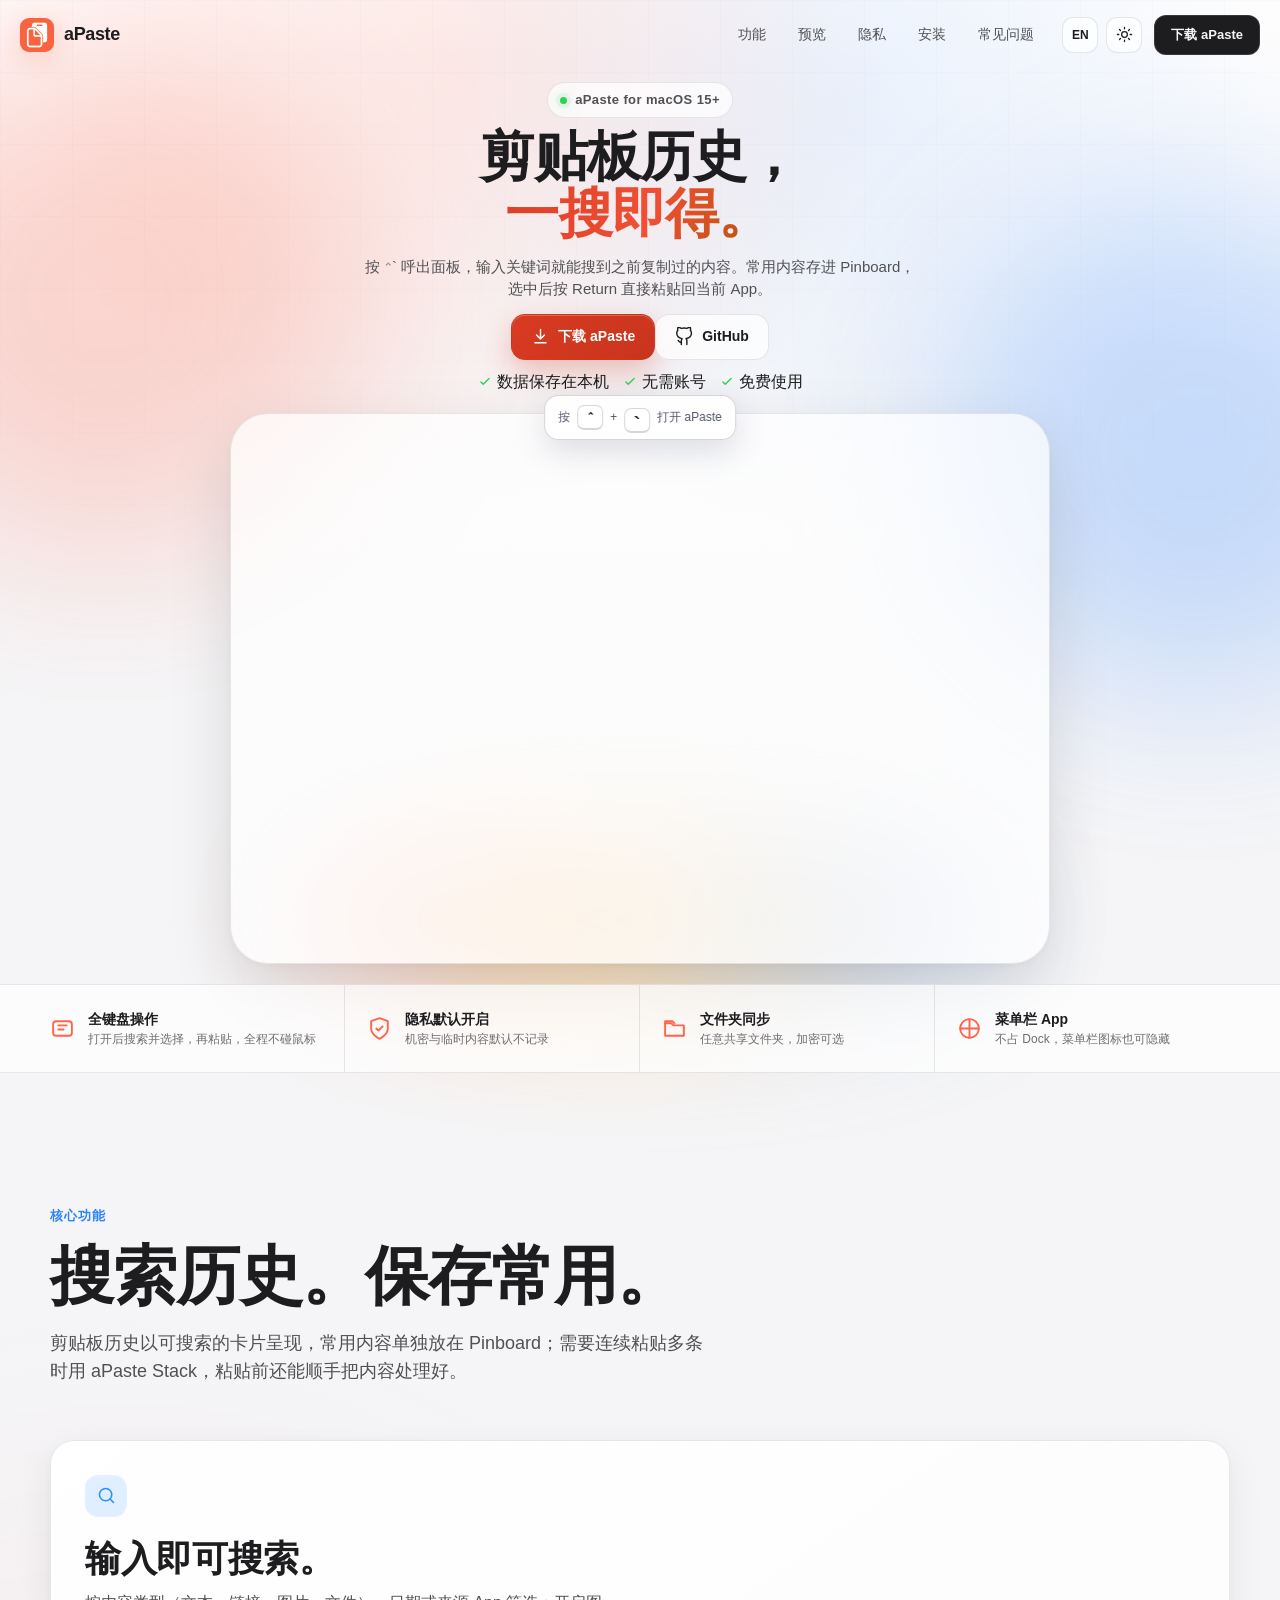
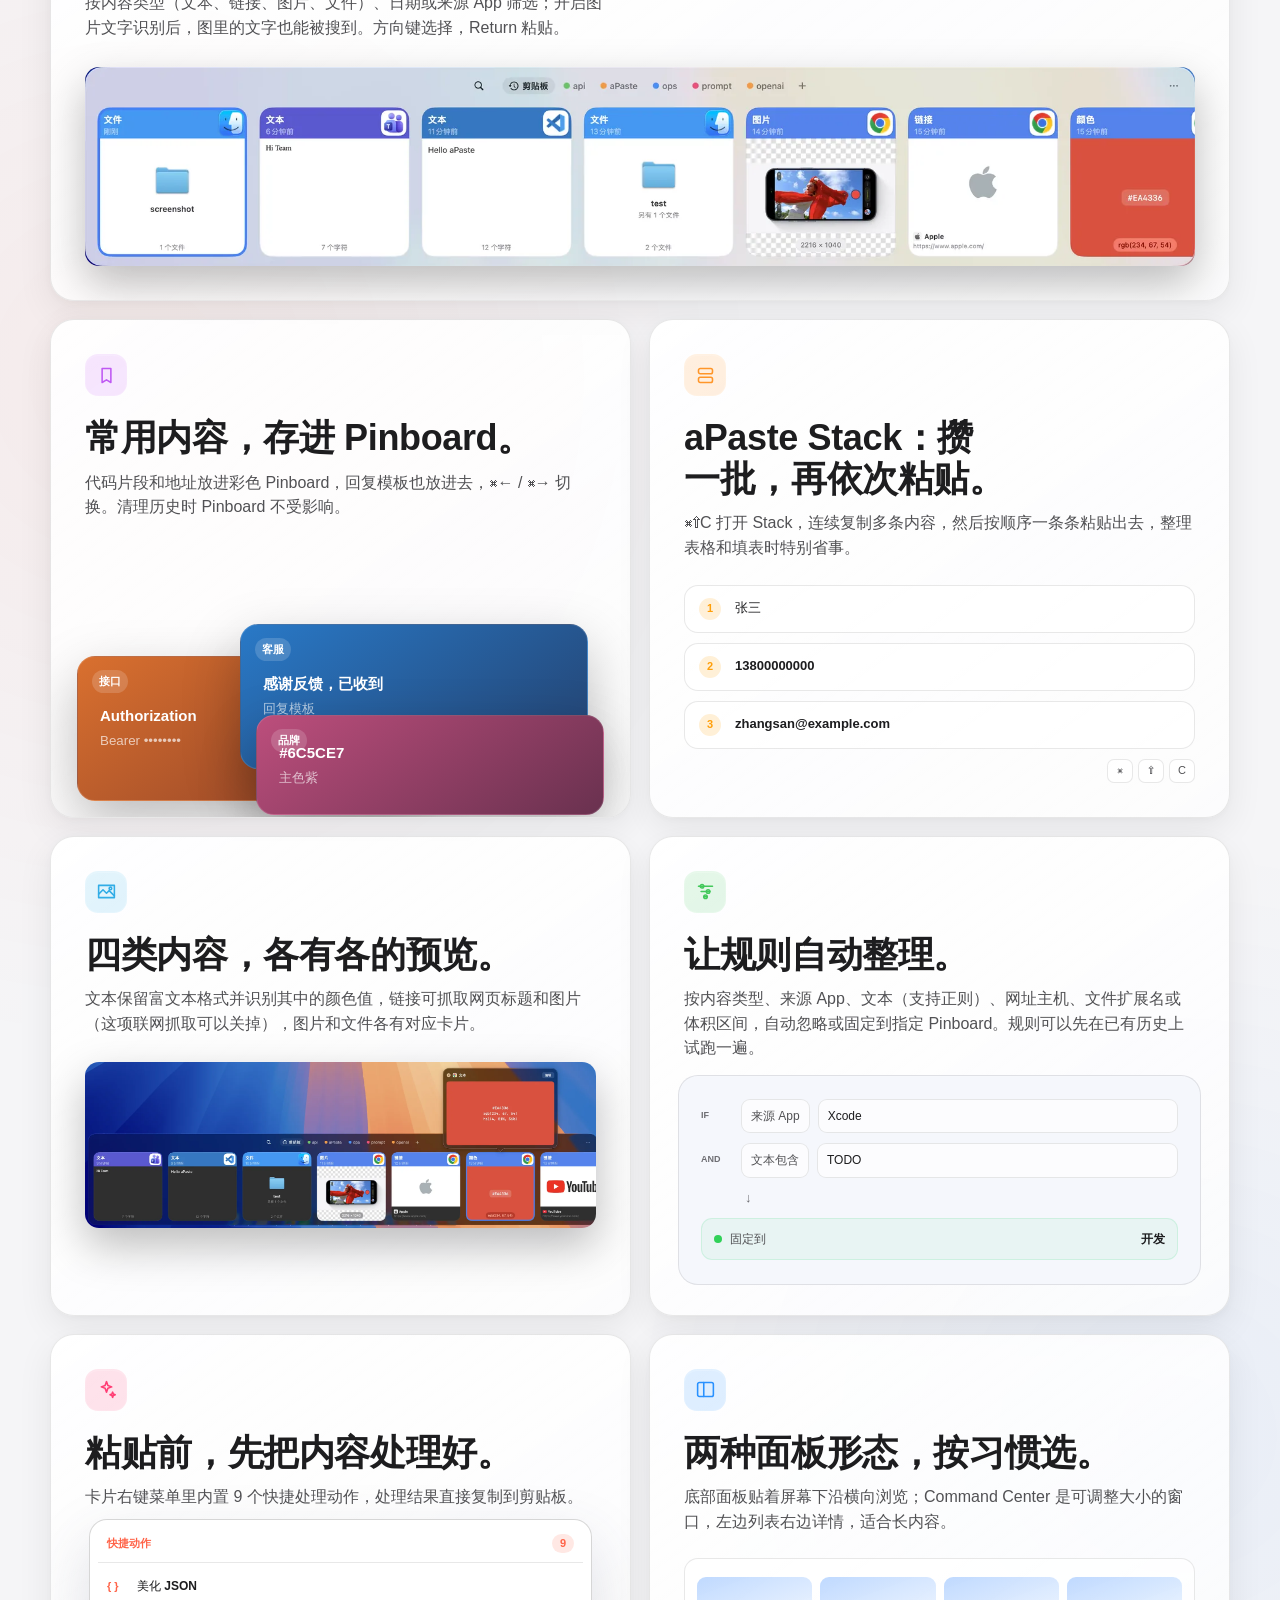
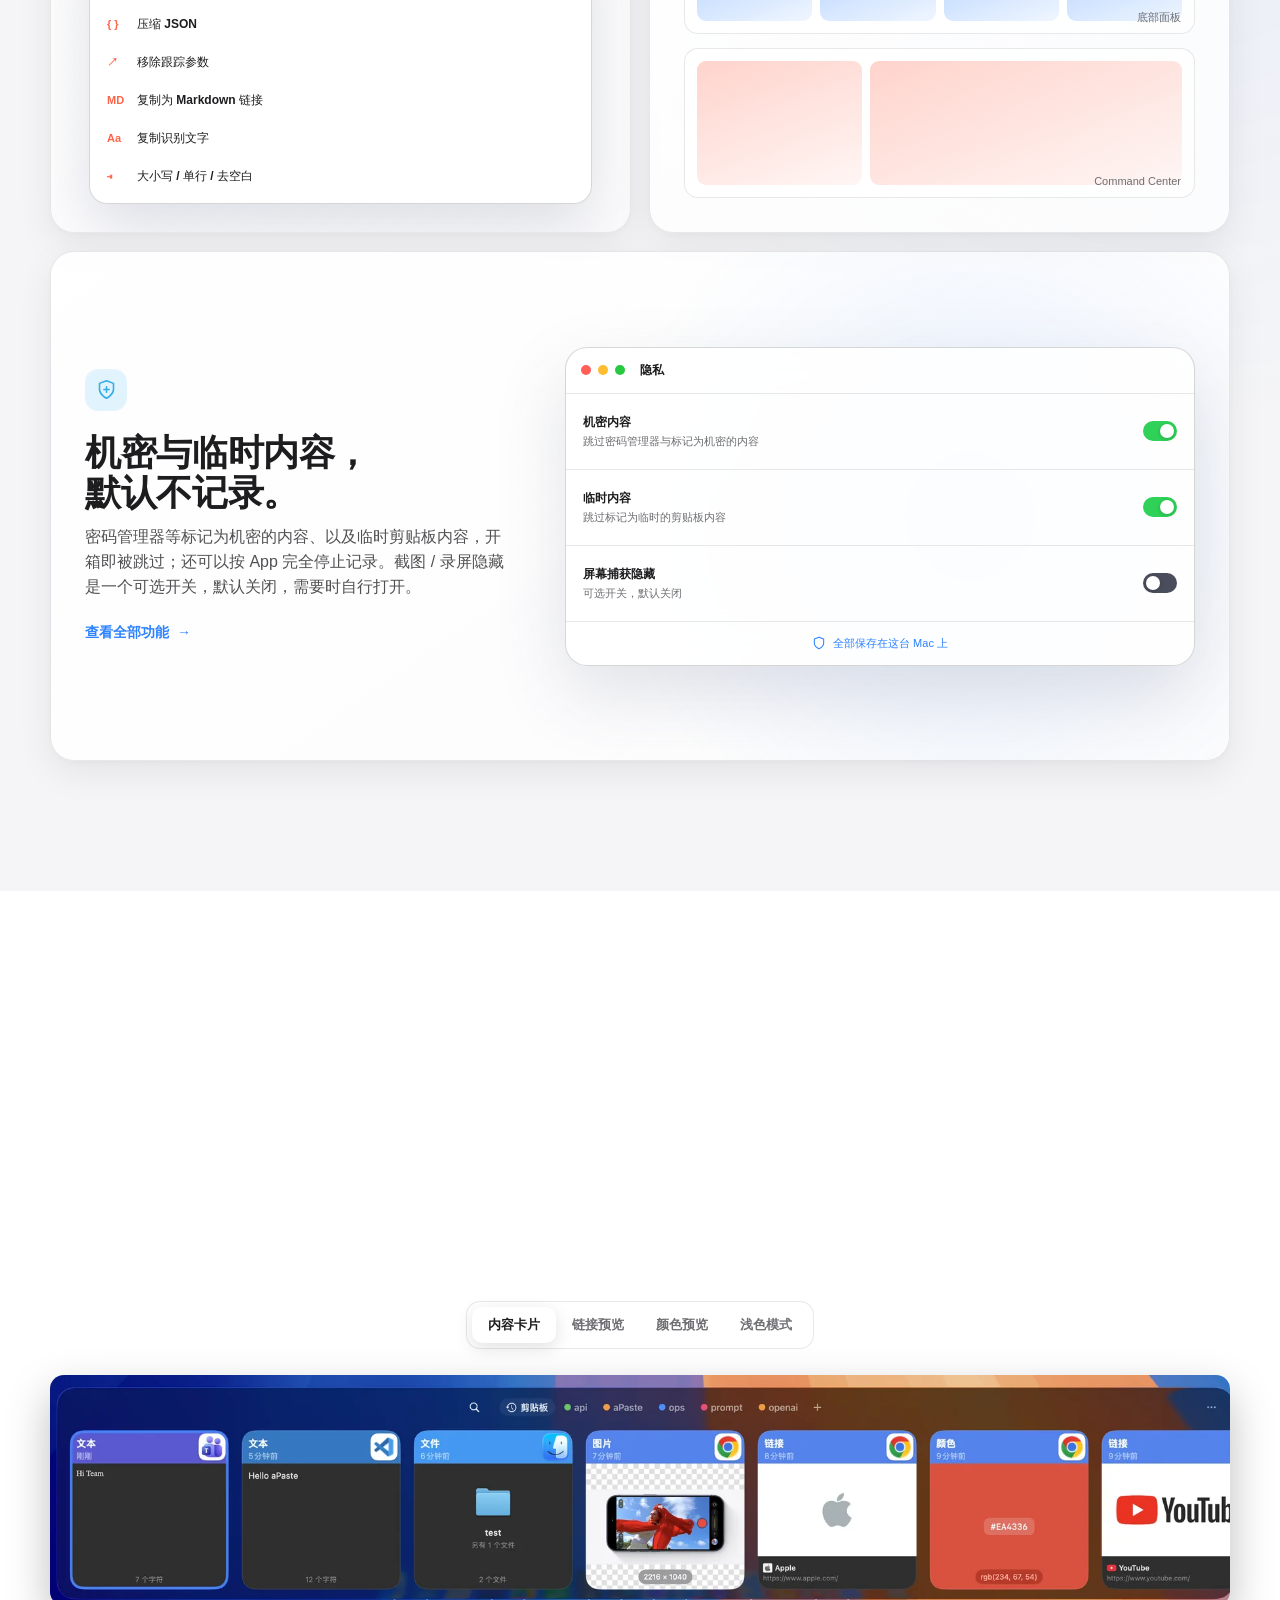
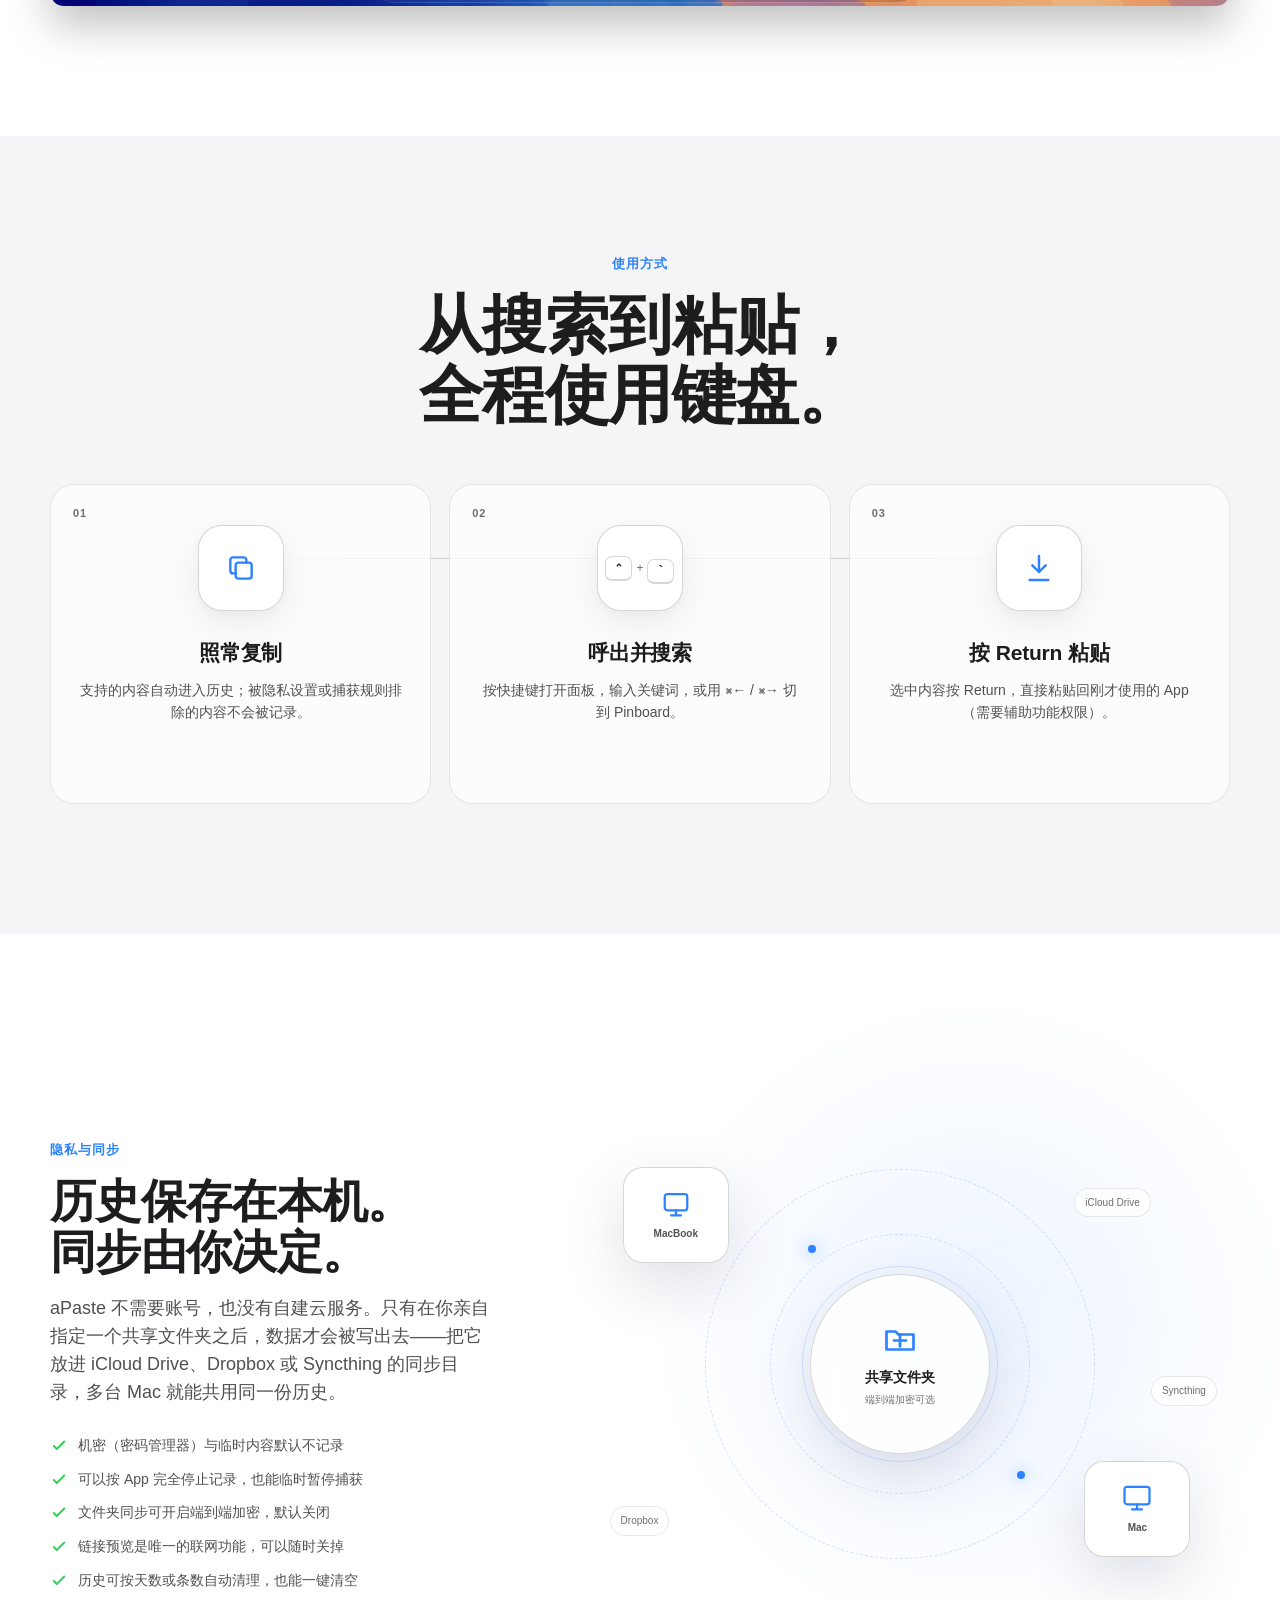
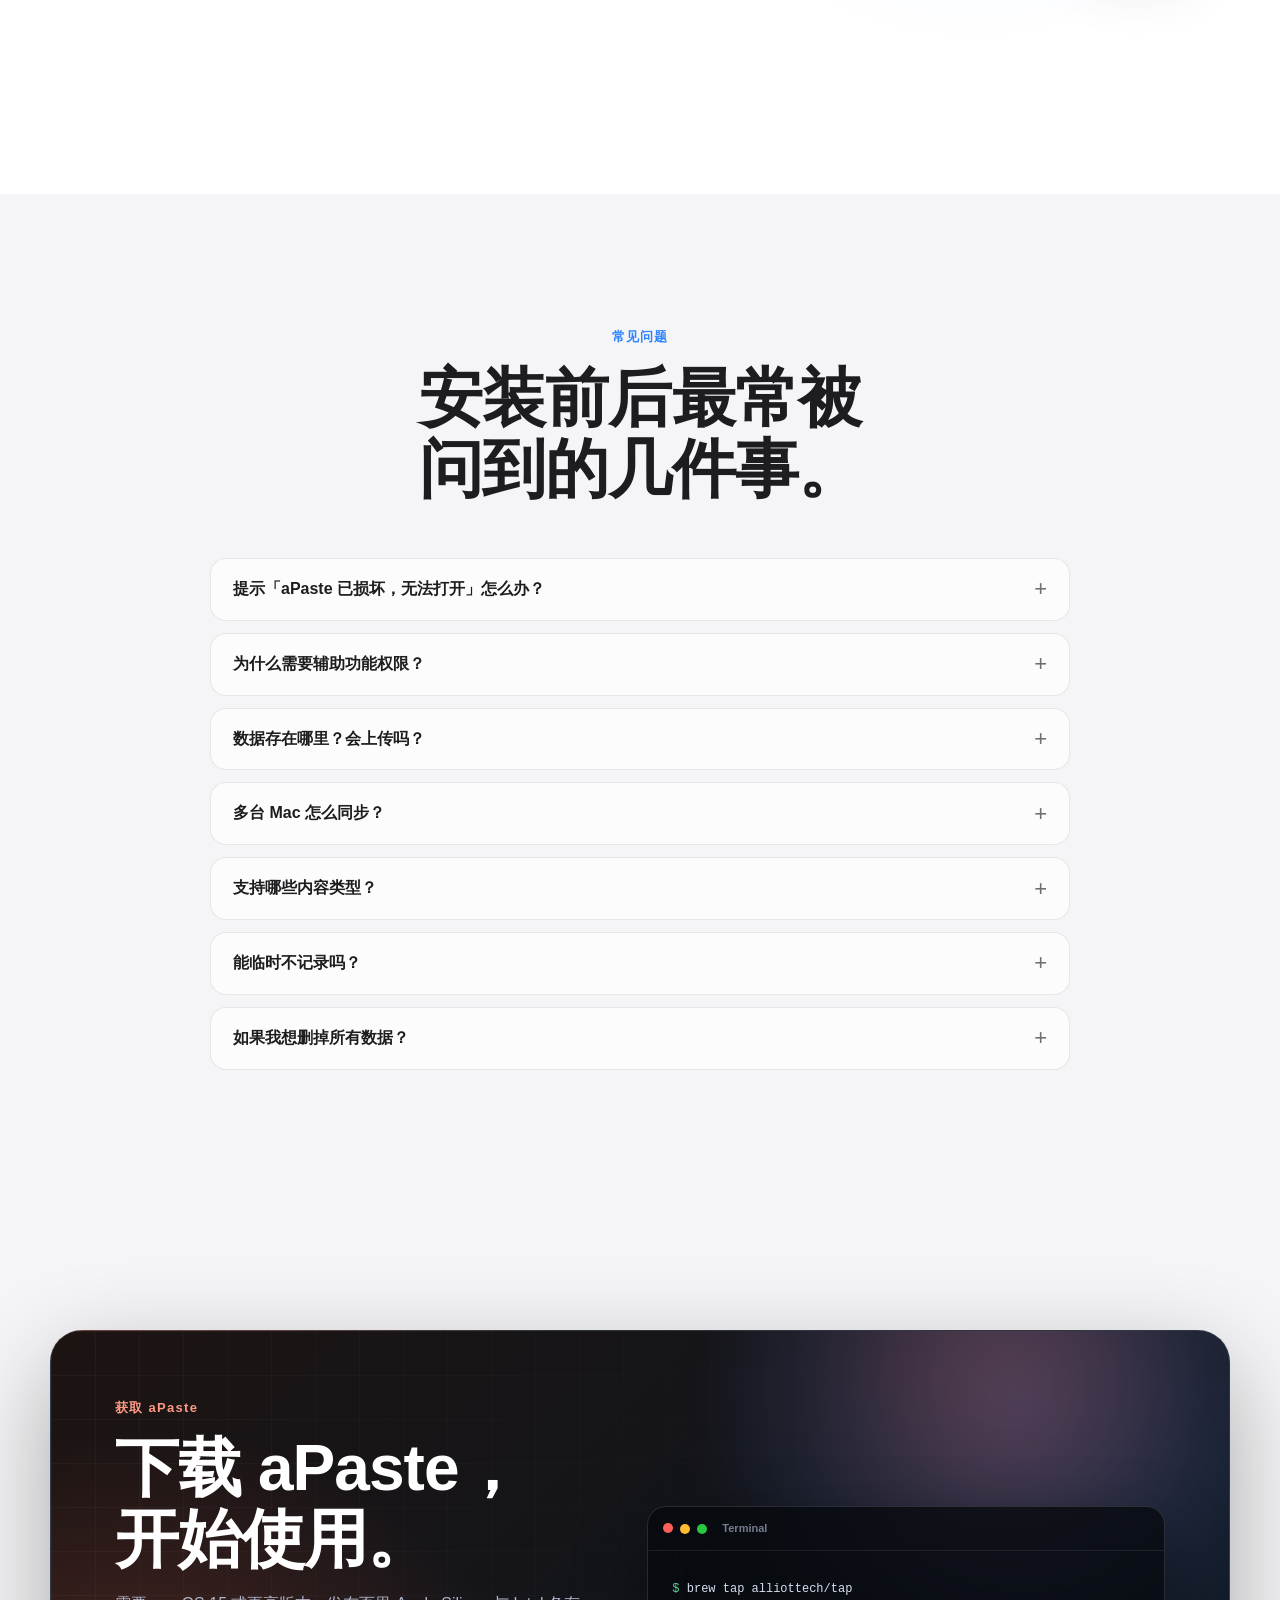
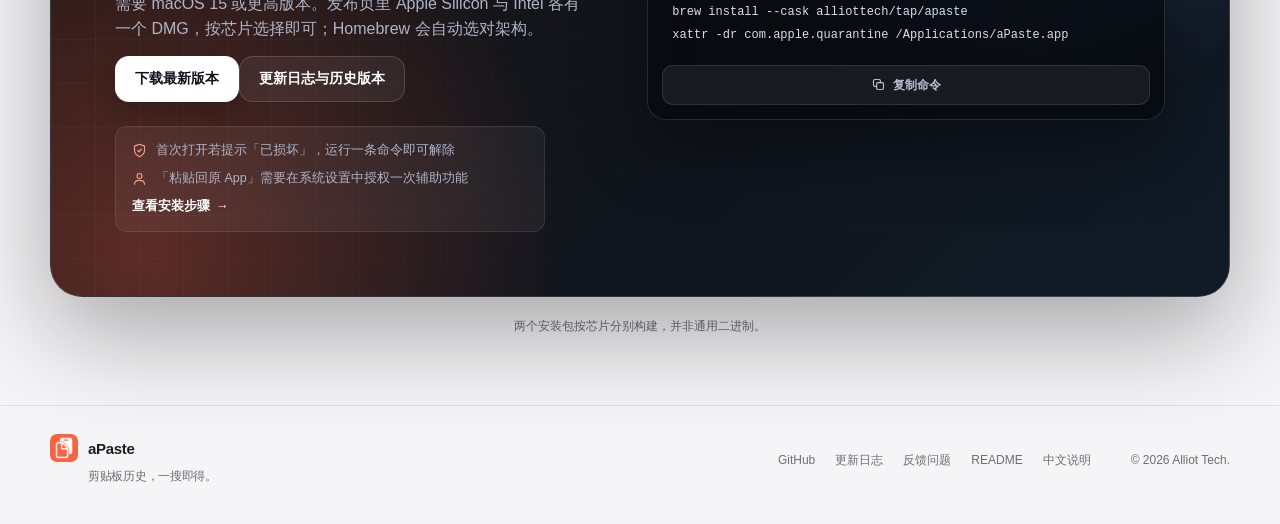
<file: index.html>
<!doctype html>
<html lang="zh-CN">
<head>
  <meta charset="utf-8">
  <meta name="viewport" content="width=device-width, initial-scale=1">
  <meta name="description" content="aPaste 是一款 macOS 剪贴板管理器：快速搜索剪贴板历史，用 Pinboard 保存常用内容，全键盘操作，机密与临时内容默认不记录。">
  <meta name="author" content="Alliot Tech">
  <meta name="application-name" content="aPaste">
  <meta name="theme-color" id="meta-theme-light" content="#f5f5f7" media="(prefers-color-scheme: light)">
  <meta name="theme-color" id="meta-theme-dark" content="#0b0b0d" media="(prefers-color-scheme: dark)">
  <meta name="format-detection" content="telephone=no">
  <link rel="canonical" href="https://apaste.alliot.tech/">
  <link rel="alternate" hreflang="zh-CN" href="https://apaste.alliot.tech/">
  <link rel="alternate" hreflang="en" href="https://apaste.alliot.tech/en/">
  <link rel="alternate" hreflang="x-default" href="https://apaste.alliot.tech/">
  <link rel="apple-touch-icon" href="apple-touch-icon.png">
  <meta property="og:type" content="website">
  <meta property="og:site_name" content="aPaste">
  <meta property="og:url" content="https://apaste.alliot.tech/">
  <meta property="og:locale" content="zh_CN">
  <meta property="og:locale:alternate" content="en_US">
  <meta property="og:title" content="aPaste — macOS 剪贴板历史管理器">
  <meta property="og:description" content="快速搜索剪贴板历史，用 Pinboard 保存常用内容，按 Return 直接粘贴到当前 App。">
  <meta property="og:image" content="https://apaste.alliot.tech/og-image.jpg">
  <meta property="og:image:alt" content="aPaste 在 MacBook 上运行的剪贴板管理器界面">
  <meta property="og:image:width" content="1200">
  <meta property="og:image:height" content="630">
  <meta property="og:image:type" content="image/jpeg">
  <meta name="twitter:card" content="summary_large_image">
  <meta name="twitter:title" content="aPaste — macOS 剪贴板历史管理器">
  <meta name="twitter:description" content="快速搜索剪贴板历史，用 Pinboard 保存常用内容，按 Return 直接粘贴到当前 App。">
  <meta name="twitter:image" content="https://apaste.alliot.tech/og-image.jpg">
  <meta name="twitter:image:alt" content="aPaste 在 MacBook 上运行的剪贴板管理器界面">
  <title>aPaste — macOS 剪贴板历史管理器</title>
  <link rel="icon" href="favicon.ico" sizes="any">
  <link rel="icon" href="icon-32.png" type="image/png" sizes="32x32">
  <link rel="preload" href="assets/hero-dark.webp" as="image" imagesrcset="assets/hero-960.webp 960w, assets/hero-1440.webp 1440w, assets/hero-dark.webp 1920w" imagesizes="(max-width: 980px) calc(100vw - 40px), 1180px" fetchpriority="high">
  <link rel="stylesheet" href="styles.css?v=20260907-2">
  <script type="application/ld+json">
    {
      "@context": "https://schema.org",
      "@graph": [
        {
          "@type": "WebSite",
          "@id": "https://apaste.alliot.tech/#website",
          "url": "https://apaste.alliot.tech/",
          "name": "aPaste",
          "description": "aPaste 是一款 macOS 剪贴板管理器：快速搜索剪贴板历史，用 Pinboard 保存常用内容，全键盘操作，机密与临时内容默认不记录。",
          "inLanguage": ["zh-CN", "en"],
          "publisher": { "@id": "https://apaste.alliot.tech/#organization" }
        },
        {
          "@type": "Organization",
          "@id": "https://apaste.alliot.tech/#organization",
          "name": "Alliot Tech",
          "url": "https://github.com/AlliotTech",
          "sameAs": ["https://github.com/AlliotTech"]
        },
        {
          "@type": "SoftwareApplication",
      "name": "aPaste",
      "alternateName": "aPaste 剪贴板管理器",
      "applicationCategory": "UtilitiesApplication",
      "applicationSubCategory": "Clipboard manager",
      "operatingSystem": "macOS 15 或更高版本",
      "inLanguage": "zh-CN",
      "description": "为 macOS 设计的键盘优先剪贴板管理器：可搜索的剪贴板历史、Pinboard、aPaste Stack、富预览、捕获规则、隐私控制，以及可选的文件夹同步。",
      "image": "https://apaste.alliot.tech/og-image.jpg",
      "screenshot": "https://apaste.alliot.tech/assets/hero-dark.webp",
      "url": "https://apaste.alliot.tech/",
      "downloadUrl": "https://github.com/AlliotTech/aPaste/releases/latest",
      "codeRepository": "https://github.com/AlliotTech/aPaste",
      "sameAs": ["https://github.com/AlliotTech/aPaste"],
      "author": {
        "@type": "Organization",
        "name": "Alliot Tech",
        "url": "https://github.com/AlliotTech"
      },
      "offers": {
        "@type": "Offer",
        "price": "0",
        "priceCurrency": "USD"
      },
      "featureList": [
        "可搜索的剪贴板历史（文本、链接、图片、文件）",
        "Pinboard 保存常用内容",
        "aPaste Stack 连续收集后依次粘贴",
        "富文本、颜色、链接、图片与文件预览",
        "捕获规则：自动忽略或固定新内容",
        "粘贴前的 9 个快捷处理动作",
        "机密与临时内容默认不记录",
        "可选的文件夹同步与端到端加密"
      ]
        }
      ]
    }
  </script>
  <script>
    (function () {
      var stored = null;
      try { stored = localStorage.getItem("apaste-theme"); } catch (error) { stored = null; }
      document.documentElement.dataset.theme = stored ||
        (matchMedia("(prefers-color-scheme: light)").matches ? "light" : "dark");
      document.documentElement.classList.add("js");
    })();
  </script>
  <script src="script.js?v=20260907-1" defer></script>
</head>
<body>
  <a class="skip-link" href="#main" data-i18n="skipLink">跳到主要内容</a>

  <header class="site-header" id="site-header">
    <div class="nav-shell">
      <a class="brand" href="#top">
        <span class="brand-mark" aria-hidden="true">
          <img src="assets/apaste-logo.png" alt="" width="34" height="34">
        </span>
        <span>aPaste</span>
      </a>

      <nav class="main-nav" id="main-nav" aria-label="主导航" data-i18n-aria="navMainLabel">
        <a href="features.html" data-i18n="navFeatures">功能</a>
        <a href="#showcase" data-i18n="navShowcase">预览</a>
        <a href="#privacy" data-i18n="navPrivacy">隐私</a>
        <a href="install.html" data-i18n="navInstall">安装</a>
        <a href="#faq" data-i18n="navFaq">常见问题</a>
      </nav>

      <div class="nav-actions">
        <a class="icon-button language-toggle" id="language-toggle" href="en/" hreflang="en" aria-label="Switch to English">EN</a>
        <button class="icon-button theme-toggle" id="theme-toggle" type="button" aria-label="切换外观">
          <svg class="sun-icon" viewBox="0 0 24 24" aria-hidden="true"><circle cx="12" cy="12" r="4"/><path d="M12 2v2M12 20v2M4.93 4.93l1.42 1.42M17.66 17.66l1.41 1.41M2 12h2M20 12h2M4.93 19.07l1.42-1.42M17.66 6.34l1.41-1.41"/></svg>
          <svg class="moon-icon" viewBox="0 0 24 24" aria-hidden="true"><path d="M21 12.79A9 9 0 1 1 11.21 3 7 7 0 0 0 21 12.79Z"/></svg>
        </button>
        <a class="nav-download" href="https://github.com/AlliotTech/aPaste/releases/latest" data-i18n="navGet">下载 aPaste</a>
        <button class="icon-button nav-toggle" id="nav-toggle" type="button" aria-expanded="false" aria-controls="mobile-nav" aria-label="打开菜单">
          <svg class="menu-open-icon" viewBox="0 0 24 24" aria-hidden="true"><path d="M4 7h16M4 12h16M4 17h16"/></svg>
          <svg class="menu-close-icon" viewBox="0 0 24 24" aria-hidden="true"><path d="M6 6l12 12M18 6 6 18"/></svg>
        </button>
      </div>
    </div>

    <div class="mobile-nav" id="mobile-nav" hidden>
      <nav aria-label="移动端导航" data-i18n-aria="navMobileLabel">
        <a href="features.html" data-i18n="navFeatures">功能</a>
        <a href="#showcase" data-i18n="navShowcase">预览</a>
        <a href="#privacy" data-i18n="navPrivacy">隐私</a>
        <a href="install.html" data-i18n="navInstall">安装</a>
        <a href="#faq" data-i18n="navFaq">常见问题</a>
        <a href="#download" data-i18n="navDownload">下载</a>
      </nav>
      <a class="button button-primary mobile-nav-cta" href="https://github.com/AlliotTech/aPaste/releases/latest">
        <span data-i18n="downloadLatest">下载 aPaste</span>
      </a>
    </div>
  </header>

  <main id="main">
    <section class="hero" id="top">
      <div class="hero-orb hero-orb-one" aria-hidden="true"></div>
      <div class="hero-orb hero-orb-two" aria-hidden="true"></div>
      <div class="hero-grid" aria-hidden="true"></div>

      <div class="container hero-content reveal">
        <div class="eyebrow">
          <span class="status-dot" aria-hidden="true"></span>
          <span data-i18n="heroEyebrow">aPaste for macOS 15+</span>
        </div>
        <h1>
          <span data-i18n="heroTitleLead">剪贴板历史，</span>
          <span class="gradient-text" data-i18n="heroTitleAccent">一搜即得。</span>
        </h1>
        <p class="hero-copy" data-i18n="heroCopy">按 ⌃` 呼出面板，输入关键词就能搜到之前复制过的内容。常用内容存进 Pinboard，选中后按 Return 直接粘贴回当前 App。</p>

        <div class="hero-actions">
          <a class="button button-primary" href="https://github.com/AlliotTech/aPaste/releases/latest">
            <svg viewBox="0 0 24 24" aria-hidden="true"><path d="M12 3v12m0 0 5-5m-5 5-5-5M5 20h14"/></svg>
            <span data-i18n="downloadLatest">下载 aPaste</span>
          </a>
          <a class="button button-secondary" href="https://github.com/AlliotTech/aPaste" target="_blank" rel="noreferrer">
            <svg viewBox="0 0 24 24" aria-hidden="true"><path d="M15 22v-4a4.8 4.8 0 0 0-1-3.5c3.3-.4 6.8-1.6 6.8-7A5.4 5.4 0 0 0 19.4 4 5 5 0 0 0 19.3.5S18.2.1 15 1.8a13.4 13.4 0 0 0-7 0C4.8.1 3.7.5 3.7.5A5 5 0 0 0 3.6 4a5.4 5.4 0 0 0-1.4 3.7c0 5.4 3.5 6.6 6.8 7A4.8 4.8 0 0 0 8 18v4"/><path d="M8 19c-3 .9-3-1.5-4-2"/></svg>
            <span>GitHub</span>
          </a>
        </div>

        <div class="hero-meta">
          <span><svg viewBox="0 0 24 24" aria-hidden="true"><path d="m5 12 4 4L19 6"/></svg><span data-i18n="heroMetaLocal">数据保存在本机</span></span>
          <span><svg viewBox="0 0 24 24" aria-hidden="true"><path d="m5 12 4 4L19 6"/></svg><span data-i18n="heroMetaAccount">无需账号</span></span>
          <span><svg viewBox="0 0 24 24" aria-hidden="true"><path d="m5 12 4 4L19 6"/></svg><span data-i18n="heroMetaFree">免费使用</span></span>
        </div>
      </div>

      <div class="container hero-visual reveal reveal-late">
        <div class="hero-shortcut">
          <span data-i18n="openWith">按</span>
          <kbd>⌃</kbd><span aria-hidden="true">+</span><kbd class="kbd-tick" data-i18n-title="backtickName" title="反引号（Esc 下方那个键）">`</kbd>
          <span data-i18n="openInstantly">打开 aPaste</span>
        </div>
        <div class="product-stage">
          <div class="stage-glow" aria-hidden="true"></div>
          <img src="assets/hero-dark.webp" srcset="assets/hero-960.webp 960w, assets/hero-1440.webp 1440w, assets/hero-dark.webp 1920w" sizes="(max-width: 980px) calc(100vw - 40px), 1180px" width="1920" height="1264" alt="aPaste 在 MacBook 上运行的剪贴板管理器界面" fetchpriority="high" decoding="async">
        </div>
      </div>
    </section>

    <section class="trust-strip" aria-label="aPaste 特性">
      <div class="container trust-grid reveal">
        <div class="trust-item">
          <svg viewBox="0 0 24 24" aria-hidden="true"><rect x="3" y="5" width="18" height="14" rx="3"/><path d="M8 9h8M8 13h5"/></svg>
          <div><strong data-i18n="trustKeyboardTitle">全键盘操作</strong><span data-i18n="trustKeyboardCopy">打开后搜索并选择，再粘贴，全程不碰鼠标</span></div>
        </div>
        <div class="trust-item">
          <svg viewBox="0 0 24 24" aria-hidden="true"><path d="M12 22s8-4 8-10V5l-8-3-8 3v7c0 6 8 10 8 10Z"/><path d="m9 12 2 2 4-4"/></svg>
          <div><strong data-i18n="trustPrivacyTitle">隐私默认开启</strong><span data-i18n="trustPrivacyCopy">机密与临时内容默认不记录</span></div>
        </div>
        <div class="trust-item">
          <svg viewBox="0 0 24 24" aria-hidden="true"><path d="M3 7h6l2 2h10v10H3Z"/><path d="M3 7V5h7l2 2"/></svg>
          <div><strong data-i18n="trustSyncTitle">文件夹同步</strong><span data-i18n="trustSyncCopy">任意共享文件夹，加密可选</span></div>
        </div>
        <div class="trust-item">
          <svg viewBox="0 0 24 24" aria-hidden="true"><path d="M12 3v18M3 12h18"/><circle cx="12" cy="12" r="9"/></svg>
          <div><strong data-i18n="trustNativeTitle">菜单栏 App</strong><span data-i18n="trustNativeCopy">没有 Dock 图标，图标也能隐藏</span></div>
        </div>
      </div>
    </section>

    <section class="section features-section" id="features">
      <div class="container">
        <div class="section-heading reveal">
          <span class="section-kicker" data-i18n="featuresKicker">核心功能</span>
          <h2 data-i18n="featuresTitle">搜索历史。保存常用。</h2>
          <p data-i18n="featuresCopy">剪贴板历史以可搜索的卡片呈现，常用内容单独放在 Pinboard；需要连续粘贴多条时用 aPaste Stack，粘贴前还能顺手把内容处理好。</p>
        </div>

        <div class="bento-grid">
          <article class="bento-card bento-wide search-card reveal">
            <div class="card-copy">
              <span class="feature-icon feature-icon-blue" aria-hidden="true"><svg viewBox="0 0 24 24"><circle cx="11" cy="11" r="7"/><path d="m20 20-4-4"/></svg></span>
              <h3 data-i18n="featureSearchTitle">输入即可搜索。</h3>
              <p data-i18n="featureSearchCopy">按内容类型（文本、链接、图片、文件）、日期或来源 App 筛选；开启图片文字识别后，图里的文字也能被搜到。方向键选择，Return 粘贴。</p>
            </div>
            <div class="panel-visual" aria-hidden="true">
              <img id="panel-image" src="assets/panel-cards-dark.webp" data-src-dark="assets/panel-cards-dark.webp" data-src-light="assets/panel-cards-light.webp" width="1800" height="324" alt="" loading="lazy" decoding="async">
            </div>
          </article>

          <article class="bento-card pinboard-card reveal">
            <div class="card-copy">
              <span class="feature-icon feature-icon-violet" aria-hidden="true"><svg viewBox="0 0 24 24"><path d="M7 4h10v16l-5-3-5 3Z"/></svg></span>
              <h3 data-i18n="featurePinTitle">常用内容，存进 Pinboard。</h3>
              <p data-i18n="featurePinCopy">代码片段和地址放进彩色 Pinboard，回复模板也放进去，⌘← / ⌘→ 切换。清理历史时 Pinboard 不受影响。</p>
            </div>
            <div class="pinboard-stack" aria-hidden="true">
              <div class="pin-card pin-orange"><span data-i18n="pinTagApi">接口</span><strong>Authorization</strong><small data-i18n="pinNoteToken">Bearer ••••••••</small></div>
              <div class="pin-card pin-blue"><span data-i18n="pinTagSupport">客服</span><strong data-i18n="pinTitleReply">感谢反馈，已收到</strong><small data-i18n="pinNoteTemplate">回复模板</small></div>
              <div class="pin-card pin-pink"><span data-i18n="pinTagBrand">品牌</span><strong>#6C5CE7</strong><small data-i18n="pinNoteColor">主色紫</small></div>
            </div>
          </article>

          <article class="bento-card stack-card reveal">
            <div class="card-copy">
              <span class="feature-icon feature-icon-orange" aria-hidden="true"><svg viewBox="0 0 24 24"><rect x="4" y="4" width="16" height="6" rx="2"/><rect x="4" y="14" width="16" height="6" rx="2"/></svg></span>
              <h3 data-i18n="featureStackTitle">aPaste Stack：攒一批，再依次粘贴。</h3>
              <p data-i18n="featureStackCopy">⌘⇧C 打开 Stack，连续复制多条内容，然后按顺序一条条粘贴出去，整理表格和填表时特别省事。</p>
            </div>
            <div class="stack-visual" aria-hidden="true">
              <div class="stack-chip"><em>1</em><strong data-i18n="stackItemName">张三</strong></div>
              <div class="stack-chip"><em>2</em><strong>13800000000</strong></div>
              <div class="stack-chip"><em>3</em><strong>zhangsan@example.com</strong></div>
              <div class="stack-hint"><kbd>⌘</kbd><kbd>⇧</kbd><kbd>C</kbd></div>
            </div>
          </article>

          <article class="bento-card preview-card reveal">
            <div class="card-copy">
              <span class="feature-icon feature-icon-cyan" aria-hidden="true"><svg viewBox="0 0 24 24"><path d="M3 5h18v14H3Z"/><path d="m3 15 5-5 4 4 3-3 6 6"/><circle cx="16.5" cy="8.5" r="1.5"/></svg></span>
              <h3 data-i18n="featurePreviewTitle">四类内容，各有各的预览。</h3>
              <p data-i18n="featurePreviewCopy">文本保留富文本格式并识别其中的颜色值，链接可抓取网页标题和图片（这项联网抓取可以关掉），图片和文件各有对应卡片。</p>
            </div>
            <div class="preview-window" aria-hidden="true">
              <img src="assets/showcase-color-dark.webp" width="1800" height="585" alt="" loading="lazy" decoding="async">
            </div>
          </article>

          <article class="bento-card rules-card reveal">
            <div class="card-copy">
              <span class="feature-icon feature-icon-green" aria-hidden="true"><svg viewBox="0 0 24 24"><path d="M4 6h16M7 12h10M10 18h4"/><circle cx="8" cy="6" r="2"/><circle cx="15" cy="12" r="2"/><circle cx="12" cy="18" r="2"/></svg></span>
              <h3 data-i18n="featureRulesTitle">让规则自动整理。</h3>
              <p data-i18n="featureRulesCopy">按内容类型、来源 App、文本（支持正则）、网址主机、文件扩展名或体积区间，自动忽略或固定到指定 Pinboard。规则可以先在已有历史上试跑一遍。</p>
            </div>
            <div class="rule-builder" aria-hidden="true">
              <div class="rule-row"><span class="rule-label">IF</span><span class="rule-chip" data-i18n="ruleChipApp">来源 App</span><span class="rule-value">Xcode</span></div>
              <div class="rule-row"><span class="rule-label">AND</span><span class="rule-chip" data-i18n="ruleChipText">文本包含</span><span class="rule-value">TODO</span></div>
              <div class="rule-arrow" aria-hidden="true">↓</div>
              <div class="rule-result"><span class="rule-pin"></span><span data-i18n="ruleResultPin">固定到</span><strong data-i18n="ruleResultBoard">开发</strong></div>
            </div>
          </article>

          <article class="bento-card actions-card reveal">
            <div class="card-copy">
              <span class="feature-icon feature-icon-pink" aria-hidden="true"><svg viewBox="0 0 24 24"><path d="m12 3 1.6 4.4L18 9l-4.4 1.6L12 15l-1.6-4.4L6 9l4.4-1.6Z"/><path d="m19 15 .8 2.2L22 18l-2.2.8L19 21l-.8-2.2L16 18l2.2-.8Z"/></svg></span>
              <h3 data-i18n="featureActionsTitle">粘贴前，先把内容处理好。</h3>
              <p data-i18n="featureActionsCopy">卡片右键菜单里内置 9 个快捷处理动作，处理结果直接复制到剪贴板。</p>
            </div>
            <div class="action-menu" aria-hidden="true">
              <div class="action-menu-header"><span data-i18n="actionsMenuTitle">快捷动作</span><em>9</em></div>
              <div><span>{ }</span><strong data-i18n="actionPrettyJson">美化 JSON</strong></div>
              <div><span>{ }</span><strong data-i18n="actionMinifyJson">压缩 JSON</strong></div>
              <div><span>↗</span><strong data-i18n="actionTracking">移除跟踪参数</strong></div>
              <div><span>MD</span><strong data-i18n="actionMarkdown">复制为 Markdown 链接</strong></div>
              <div><span>Aa</span><strong data-i18n="actionRecognized">复制识别文字</strong></div>
              <div><span>⇥</span><strong data-i18n="actionTransform">大小写 / 单行 / 去空白</strong></div>
            </div>
          </article>

          <article class="bento-card layout-card reveal">
            <div class="card-copy">
              <span class="feature-icon feature-icon-blue" aria-hidden="true"><svg viewBox="0 0 24 24"><rect x="3" y="4" width="18" height="16" rx="2"/><path d="M10 4v16"/></svg></span>
              <h3 data-i18n="featureLayoutTitle">两种面板形态，按习惯选。</h3>
              <p data-i18n="featureLayoutCopy">底部面板贴着屏幕下沿横向浏览；Command Center 是可调整大小的窗口，左边列表右边详情，适合长内容。</p>
            </div>
            <div class="layout-visual" aria-hidden="true">
              <div class="layout-mock layout-mock-bottom"><span></span><span></span><span></span><span></span><em data-i18n="layoutBottomName">底部面板</em></div>
              <div class="layout-mock layout-mock-center"><i></i><b></b><em data-i18n="layoutCenterName">Command Center</em></div>
            </div>
          </article>

          <article class="bento-card bento-wide privacy-card reveal">
            <div class="privacy-copy card-copy">
              <span class="feature-icon feature-icon-cyan" aria-hidden="true"><svg viewBox="0 0 24 24"><path d="M12 22s8-4 8-10V5l-8-3-8 3v7c0 6 8 10 8 10Z"/><path d="M9 12h6M12 9v6"/></svg></span>
              <h3 data-i18n="featurePrivacyTitle">机密与临时内容，默认不记录。</h3>
              <p data-i18n="featurePrivacyCopy">密码管理器等标记为机密的内容、以及临时剪贴板内容，开箱即被跳过；还可以按 App 完全停止记录。截图 / 录屏隐藏是一个可选开关，默认关闭，需要时自行打开。</p>
              <a href="features.html" class="text-link"><span data-i18n="learnFeatures">查看全部功能</span><span aria-hidden="true">→</span></a>
            </div>
            <div class="privacy-console" aria-hidden="true">
              <div class="console-top"><span></span><span></span><span></span><strong data-i18n="consoleTitle">隐私</strong></div>
              <div class="console-row"><span><b data-i18n="consoleConfidentialTitle">机密内容</b><small data-i18n="consoleConfidentialCopy">跳过密码管理器与标记为机密的内容</small></span><i class="toggle-on"></i></div>
              <div class="console-row"><span><b data-i18n="consoleTransientTitle">临时内容</b><small data-i18n="consoleTransientCopy">跳过标记为临时的剪贴板内容</small></span><i class="toggle-on"></i></div>
              <div class="console-row"><span><b data-i18n="consoleCaptureTitle">屏幕捕获隐藏</b><small data-i18n="consoleCaptureCopy">可选开关，默认关闭</small></span><i class="toggle-off"></i></div>
              <div class="console-note"><svg viewBox="0 0 24 24"><path d="M12 22s8-4 8-10V5l-8-3-8 3v7c0 6 8 10 8 10Z"/></svg><span data-i18n="consoleNote">全部保存在这台 Mac 上</span></div>
            </div>
          </article>
        </div>
      </div>
    </section>

    <section class="section showcase-section" id="showcase">
      <div class="container">
        <div class="section-heading centered reveal">
          <span class="section-kicker" data-i18n="showcaseKicker">界面预览</span>
          <h2 data-i18n="showcaseTitle">每种内容，都有合适的呈现方式。</h2>
          <p data-i18n="showcaseCopy">在面板里快速扫一眼，需要更多上下文时再打开完整预览。</p>
        </div>

        <div class="showcase reveal">
          <div class="showcase-tabs" role="tablist" aria-label="选择预览" data-i18n-aria="showcaseTabsLabel">
            <button class="showcase-tab active" type="button" role="tab" id="showcase-tab-cards" aria-controls="showcase-panel" aria-selected="true" data-src="assets/showcase-cards-dark.webp" data-alt-key="showcaseAltCards" data-i18n="showcaseTabCards">内容卡片</button>
            <button class="showcase-tab" type="button" role="tab" id="showcase-tab-link" aria-controls="showcase-panel" aria-selected="false" tabindex="-1" data-src="assets/showcase-link-dark.webp" data-alt-key="showcaseAltLink" data-i18n="showcaseTabLink">链接预览</button>
            <button class="showcase-tab" type="button" role="tab" id="showcase-tab-color" aria-controls="showcase-panel" aria-selected="false" tabindex="-1" data-src="assets/showcase-color-dark.webp" data-alt-key="showcaseAltColor" data-i18n="showcaseTabColor">颜色预览</button>
            <button class="showcase-tab" type="button" role="tab" id="showcase-tab-light" aria-controls="showcase-panel" aria-selected="false" tabindex="-1" data-src="assets/showcase-cards-light.webp" data-alt-key="showcaseAltLight" data-i18n="showcaseTabLight">浅色模式</button>
          </div>
          <div class="showcase-frame" id="showcase-panel" role="tabpanel" aria-labelledby="showcase-tab-cards" tabindex="0">
            <img id="showcase-image" src="assets/showcase-cards-dark.webp" width="1800" height="352" alt="aPaste 面板中的剪贴板内容卡片" loading="lazy" decoding="async">
          </div>
        </div>
      </div>
    </section>

    <section class="section flow-section">
      <div class="container">
        <div class="section-heading centered reveal">
          <span class="section-kicker" data-i18n="flowKicker">使用方式</span>
          <h2 data-i18n="flowTitle">从搜索到粘贴，全程使用键盘。</h2>
        </div>
        <div class="flow-grid">
          <article class="flow-step reveal"><span class="step-number">01</span><div class="step-icon"><svg viewBox="0 0 24 24"><rect x="8" y="8" width="12" height="12" rx="2"/><path d="M16 8V6a2 2 0 0 0-2-2H6a2 2 0 0 0-2 2v8a2 2 0 0 0 2 2h2"/></svg></div><h3 data-i18n="flowCopyTitle">照常复制</h3><p data-i18n="flowCopyCopy">支持的内容自动进入历史；被隐私设置或捕获规则排除的内容不会被记录。</p></article>
          <article class="flow-step reveal"><span class="step-number">02</span><div class="step-icon"><span class="mini-keys"><kbd>⌃</kbd><b>+</b><kbd class="kbd-tick">`</kbd></span></div><h3 data-i18n="flowFindTitle">呼出并搜索</h3><p data-i18n="flowFindCopy">按快捷键打开面板，输入关键词，或用 ⌘← / ⌘→ 切到 Pinboard。</p></article>
          <article class="flow-step reveal"><span class="step-number">03</span><div class="step-icon"><svg viewBox="0 0 24 24"><path d="M12 3v12m0 0 5-5m-5 5-5-5"/><path d="M5 21h14"/></svg></div><h3 data-i18n="flowPasteTitle">按 Return 粘贴</h3><p data-i18n="flowPasteCopy">选中内容按 Return，直接粘贴回刚才使用的 App（需要辅助功能权限）。</p></article>
        </div>
      </div>
    </section>

    <section class="section privacy-section" id="privacy">
      <div class="container privacy-layout">
        <div class="privacy-story reveal">
          <span class="section-kicker" data-i18n="privacyKicker">隐私与同步</span>
          <h2 data-i18n="privacyTitle">历史保存在本机。同步由你决定。</h2>
          <p data-i18n="privacyCopy">aPaste 不需要账号，也没有自建云服务。只有在你亲自指定一个共享文件夹之后，数据才会被写出去——把它放进 iCloud Drive、Dropbox 或 Syncthing 的同步目录，多台 Mac 就能共用同一份历史。</p>
          <ul class="check-list">
            <li><svg viewBox="0 0 24 24"><path d="m5 12 4 4L19 6"/></svg><span data-i18n="privacyPointOne">机密（密码管理器）与临时内容默认不记录</span></li>
            <li><svg viewBox="0 0 24 24"><path d="m5 12 4 4L19 6"/></svg><span data-i18n="privacyPointTwo">可以按 App 完全停止记录，也能临时暂停捕获</span></li>
            <li><svg viewBox="0 0 24 24"><path d="m5 12 4 4L19 6"/></svg><span data-i18n="privacyPointThree">文件夹同步可开启端到端加密，默认关闭</span></li>
            <li><svg viewBox="0 0 24 24"><path d="m5 12 4 4L19 6"/></svg><span data-i18n="privacyPointFour">链接预览是唯一的联网功能，可以随时关掉</span></li>
            <li><svg viewBox="0 0 24 24"><path d="m5 12 4 4L19 6"/></svg><span data-i18n="privacyPointFive">历史可按天数或条数自动清理，也能一键清空</span></li>
          </ul>
        </div>

        <div class="sync-visual reveal" aria-hidden="true">
          <div class="sync-orbit orbit-one"></div>
          <div class="sync-orbit orbit-two"></div>
          <div class="device device-mac"><svg viewBox="0 0 24 24"><rect x="3" y="4" width="18" height="13" rx="2"/><path d="M8 21h8M12 17v4"/></svg><span>MacBook</span></div>
          <div class="device device-imac"><svg viewBox="0 0 24 24"><rect x="2" y="3" width="20" height="14" rx="2"/><path d="M8 21h8M12 17v4"/></svg><span>Mac</span></div>
          <div class="sync-core"><svg viewBox="0 0 24 24"><path d="M3 7h6l2 2h10v10H3Z"/><path d="M8 13h8M12 9v8"/></svg><strong data-i18n="syncCoreTitle">共享文件夹</strong><small data-i18n="syncCoreNote">端到端加密可选</small></div>
          <div class="sync-pulse pulse-one"></div>
          <div class="sync-pulse pulse-two"></div>
          <span class="provider provider-one">iCloud Drive</span>
          <span class="provider provider-two">Dropbox</span>
          <span class="provider provider-three">Syncthing</span>
        </div>
      </div>
    </section>


    <section class="section faq-section" id="faq">
      <div class="container">
        <div class="section-heading centered reveal">
          <span class="section-kicker" data-i18n="faqKicker">常见问题</span>
          <h2 data-i18n="faqTitle">安装前后最常被问到的几件事。</h2>
        </div>

        <div class="faq-list reveal">
          <details class="faq-item">
            <summary data-i18n="faqOneQ">提示「aPaste 已损坏，无法打开」怎么办？</summary>
            <p data-i18n-html="faqOneA">应用没有经过 Apple 公证，Gatekeeper 会给出这个误导性提示。在终端执行 <code>xattr -dr com.apple.quarantine /Applications/aPaste.app</code> 后即可正常打开，安装包本身是完好的。</p>
          </details>
          <details class="faq-item">
            <summary data-i18n="faqTwoQ">为什么需要辅助功能权限？</summary>
            <p data-i18n="faqTwoA">只有「粘贴回当前 App」这一个功能需要它——aPaste 通过模拟 ⌘V 完成粘贴。不授权时，其余功能（记录、搜索、Pinboard、复制到剪贴板）都照常工作。</p>
          </details>
          <details class="faq-item">
            <summary data-i18n="faqThreeQ">数据存在哪里？会上传吗？</summary>
            <p data-i18n="faqThreeA">历史与 Pinboard 存在本机的本地数据库里。除了链接预览（可关闭）会请求网页信息之外，aPaste 不会主动联网；只有你自己指定共享文件夹后，才会向那个文件夹写出同步数据。</p>
          </details>
          <details class="faq-item">
            <summary data-i18n="faqFourQ">多台 Mac 怎么同步？</summary>
            <p data-i18n="faqFourA">在两台 Mac 上指向同一个共享文件夹即可，例如 iCloud Drive、Dropbox 或 Syncthing 目录。aPaste 只负责按月分片写 NDJSON 记录和资源文件，同步本身交给你选择的工具。需要更强保护时可以开启端到端加密并设置口令。</p>
          </details>
          <details class="faq-item">
            <summary data-i18n="faqFiveQ">支持哪些内容类型？</summary>
            <p data-i18n="faqFiveA">文本、链接、图片、文件四类。文本还会额外识别富文本格式和颜色值，图片可开启文字识别（OCR）后参与搜索。</p>
          </details>
          <details class="faq-item">
            <summary data-i18n="faqSixQ">能临时不记录吗？</summary>
            <p data-i18n="faqSixA">可以。菜单栏里能临时暂停捕获，也可以在设置里把某些 App 加入忽略名单，或者用捕获规则按内容类型、文本、网址、扩展名等条件自动忽略。</p>
          </details>
          <details class="faq-item">
            <summary data-i18n="faqSevenQ">如果我想删掉所有数据？</summary>
            <p data-i18n="faqSevenA">设置里可以一键清空历史，也能设置按天数或条数自动清理。删除应用后，把同步文件夹里的 aPaste 数据文件一并删除即可。</p>
          </details>
        </div>
      </div>
    </section>

    <section class="section download-section" id="download">
      <div class="container">
        <div class="download-card reveal">
          <div class="download-glow" aria-hidden="true"></div>
          <div class="download-copy">
            <span class="section-kicker" data-i18n="downloadKicker">获取 aPaste</span>
            <h2 data-i18n="downloadTitle">下载 aPaste，开始使用。</h2>
            <p data-i18n="downloadCopy">需要 macOS 15 或更高版本。发布页里 Apple Silicon 与 Intel 各有一个 DMG，按芯片选择即可；Homebrew 会自动选对架构。</p>
            <div class="download-buttons">
              <a class="button button-primary button-light" href="https://github.com/AlliotTech/aPaste/releases/latest"><span data-i18n="downloadMac">下载最新版本</span></a>
              <a class="button button-ghost" href="https://github.com/AlliotTech/aPaste/releases" target="_blank" rel="noreferrer"><span data-i18n="viewReleases">更新日志与历史版本</span></a>
            </div>
            <div class="download-note">
              <p class="note-line"><svg viewBox="0 0 24 24" aria-hidden="true"><path d="M12 22s8-4 8-10V5l-8-3-8 3v7c0 6 8 10 8 10Z"/><path d="m9 12 2 2 4-4"/></svg><span data-i18n="noteQuarantine">首次打开若提示「已损坏」，运行一条命令即可解除</span></p>
              <p class="note-line"><svg viewBox="0 0 24 24" aria-hidden="true"><circle cx="12" cy="8" r="4"/><path d="M4 21c0-4 3.6-6 8-6s8 2 8 6"/></svg><span data-i18n="noteAccessibility">「粘贴回原 App」需要在系统设置中授权一次辅助功能</span></p>
              <a class="note-link" href="install.html"><span data-i18n="noteLink">查看安装步骤</span><span aria-hidden="true">→</span></a>
            </div>
          </div>
          <div class="terminal-card">
            <div class="terminal-header"><span></span><span></span><span></span><strong>Terminal</strong></div>
            <pre><code id="brew-command">brew tap alliottech/tap
brew install --cask alliottech/tap/apaste
xattr -dr com.apple.quarantine /Applications/aPaste.app</code></pre>
            <button class="copy-command" id="copy-command" type="button">
              <svg viewBox="0 0 24 24" aria-hidden="true"><rect x="9" y="9" width="11" height="11" rx="2"/><path d="M15 9V6a2 2 0 0 0-2-2H6a2 2 0 0 0-2 2v7a2 2 0 0 0 2 2h3"/></svg>
              <span data-i18n="copyCommand">复制命令</span>
            </button>
          </div>
        </div>
        <p class="requirements" data-i18n="requirements">两个安装包按芯片分别构建，并非通用二进制。</p>
      </div>
    </section>
  </main>

  <footer class="site-footer">
    <div class="container footer-content">
      <div class="footer-brand"><img src="assets/apaste-logo.png" width="28" height="28" alt=""><span>aPaste</span><small data-i18n="footerTagline">剪贴板历史，一搜即得。</small></div>
      <div class="footer-links">
        <a href="https://github.com/AlliotTech/aPaste" target="_blank" rel="noreferrer">GitHub</a>
        <a href="https://github.com/AlliotTech/aPaste/releases" target="_blank" rel="noreferrer" data-i18n="footerReleases">更新日志</a>
        <a href="https://github.com/AlliotTech/aPaste/issues" target="_blank" rel="noreferrer" data-i18n="footerIssues">反馈问题</a>
        <a href="https://github.com/AlliotTech/aPaste/blob/master/README.md" target="_blank" rel="noreferrer">README</a>
        <a href="https://github.com/AlliotTech/aPaste/blob/master/README.zh-CN.md" target="_blank" rel="noreferrer">中文说明</a>
      </div>
      <p>© 2026 Alliot Tech.</p>
    </div>
  </footer>

  <noscript><div class="noscript">启用 JavaScript 后可完整使用此页面（语言切换、预览切换等）。</div></noscript>
</body>
</html>
</file>
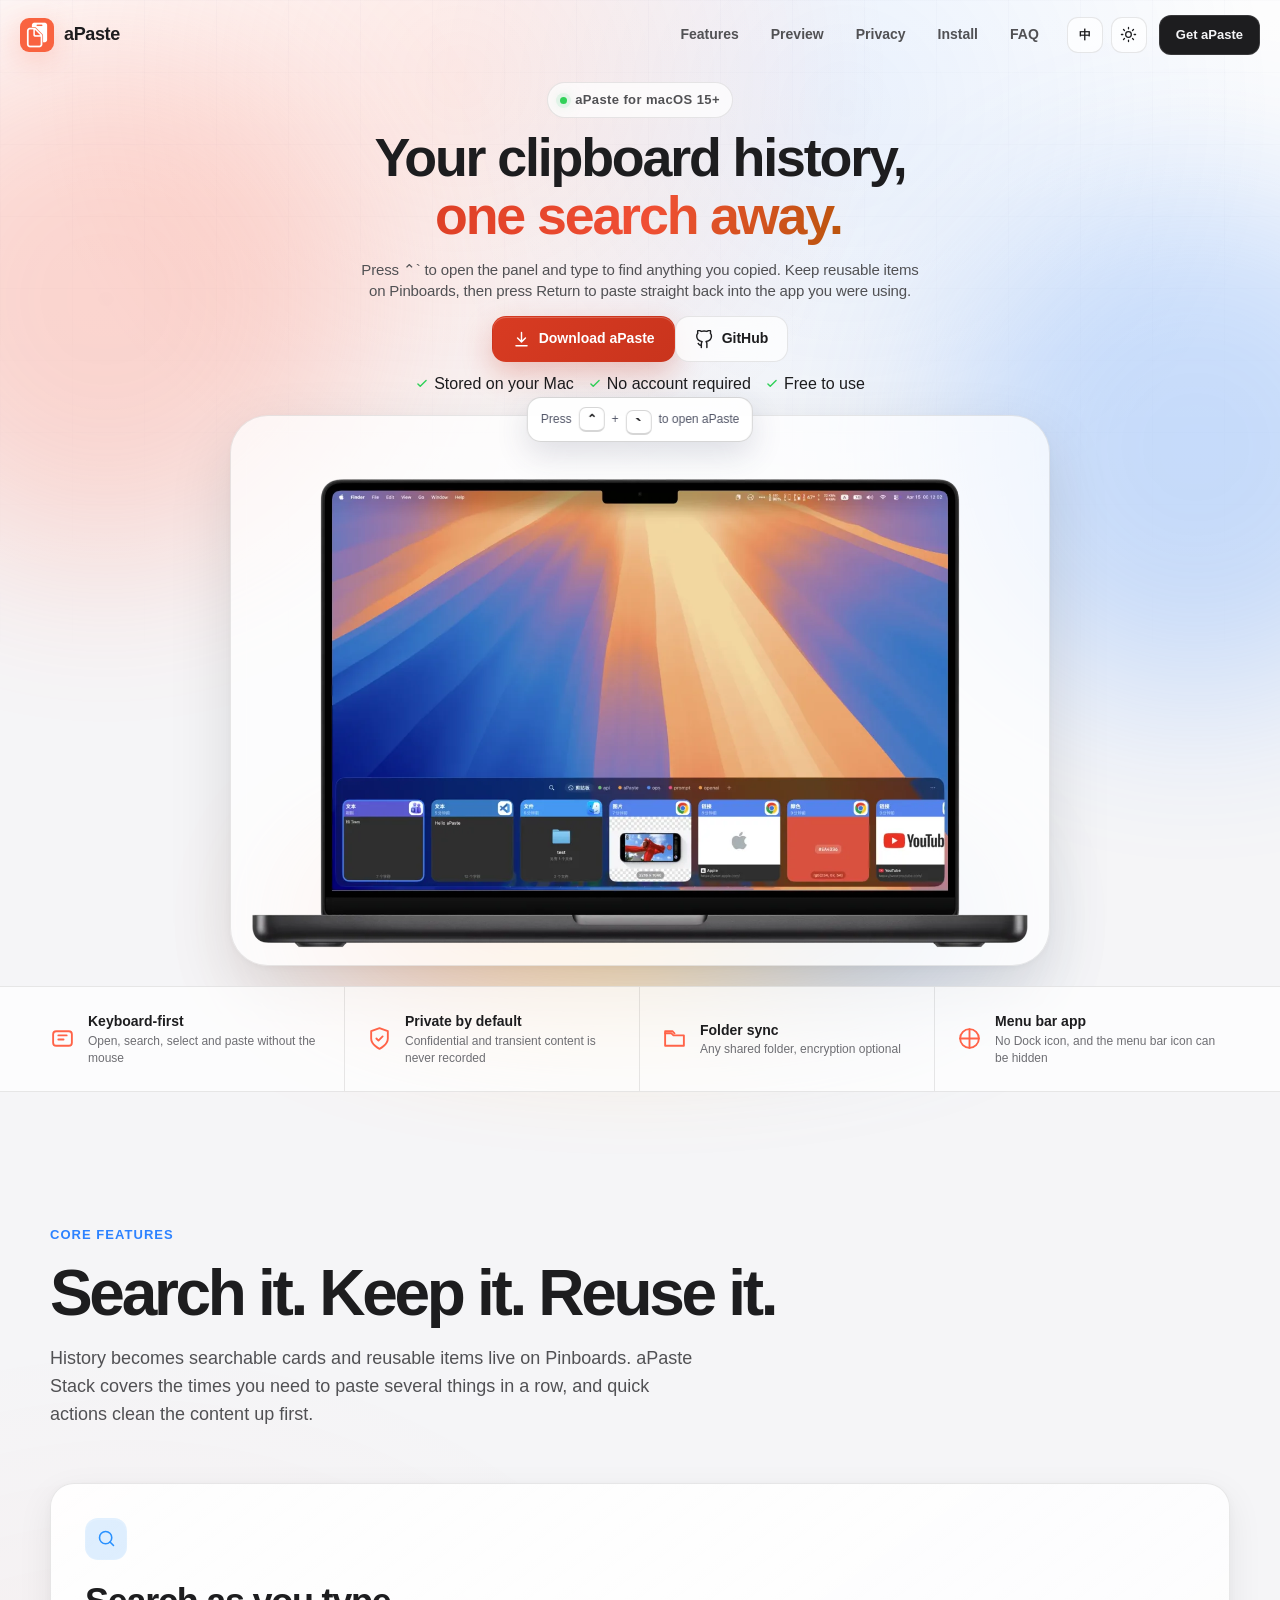
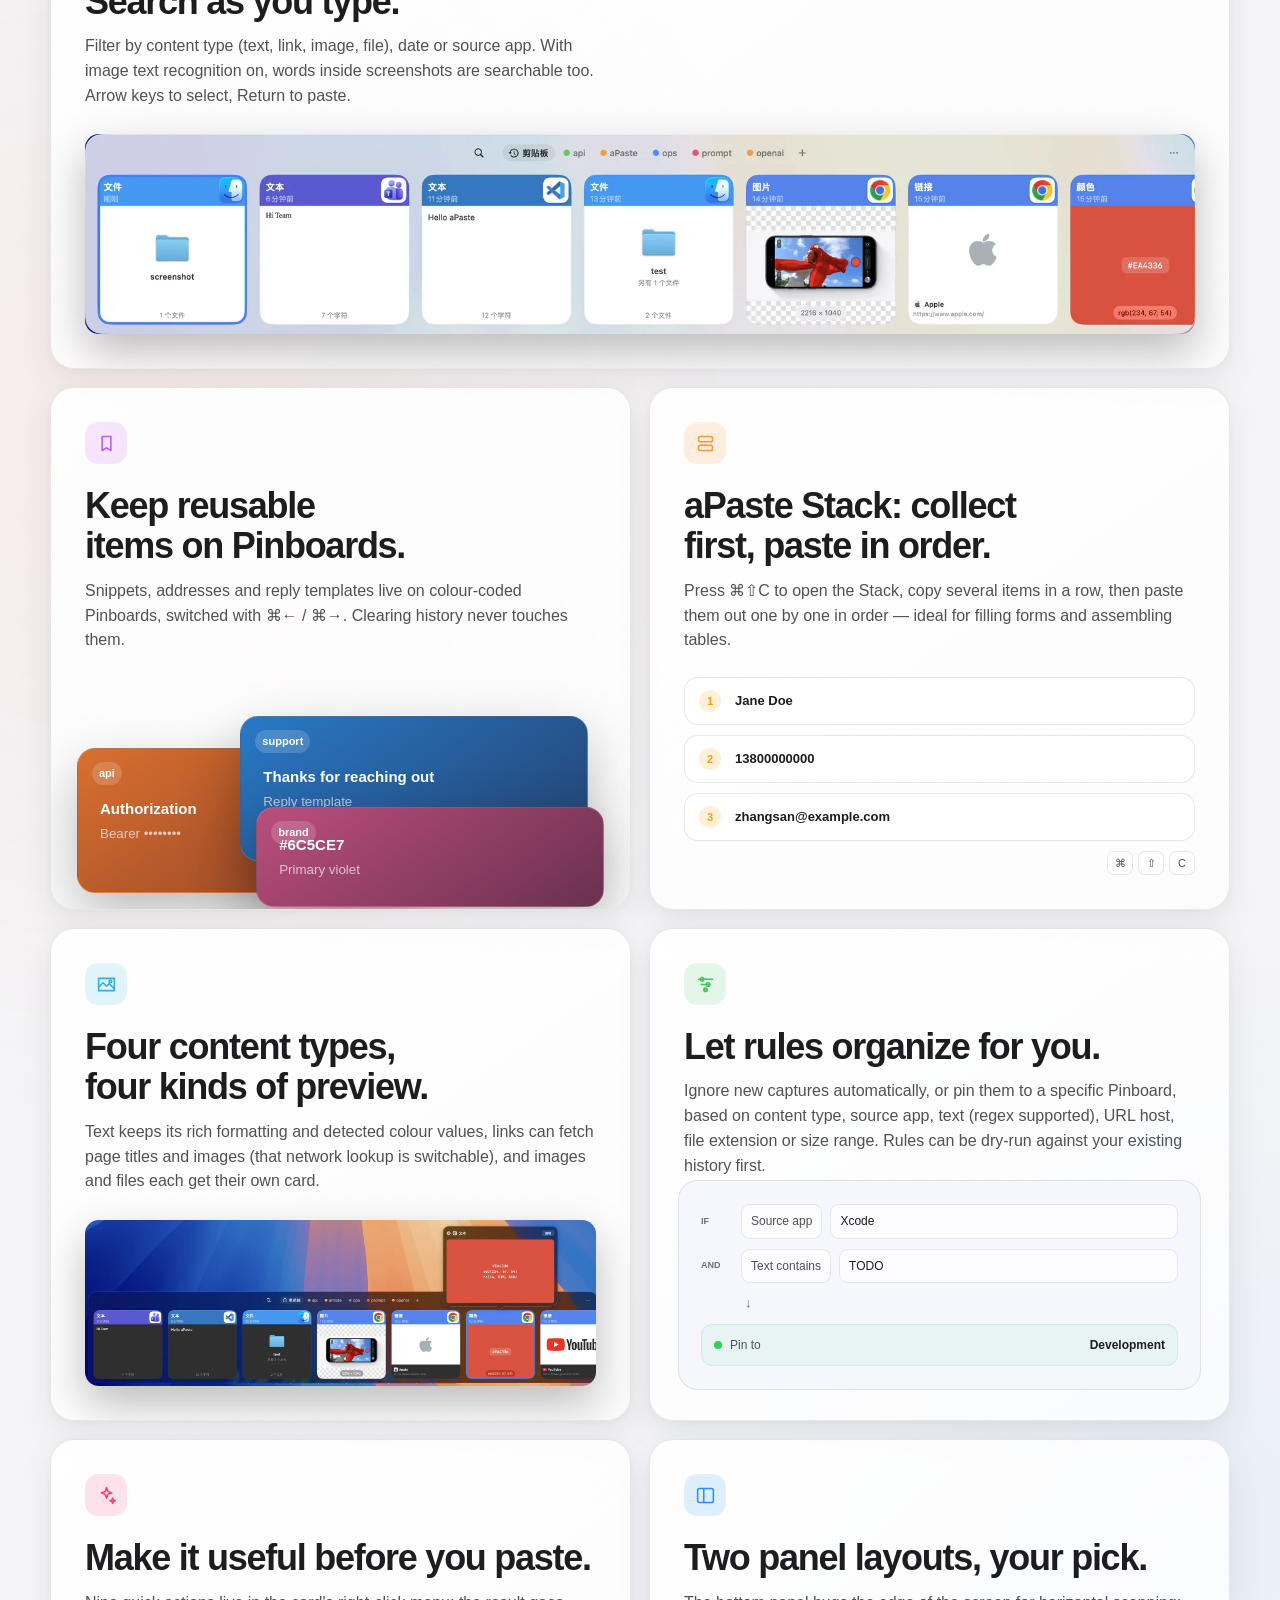
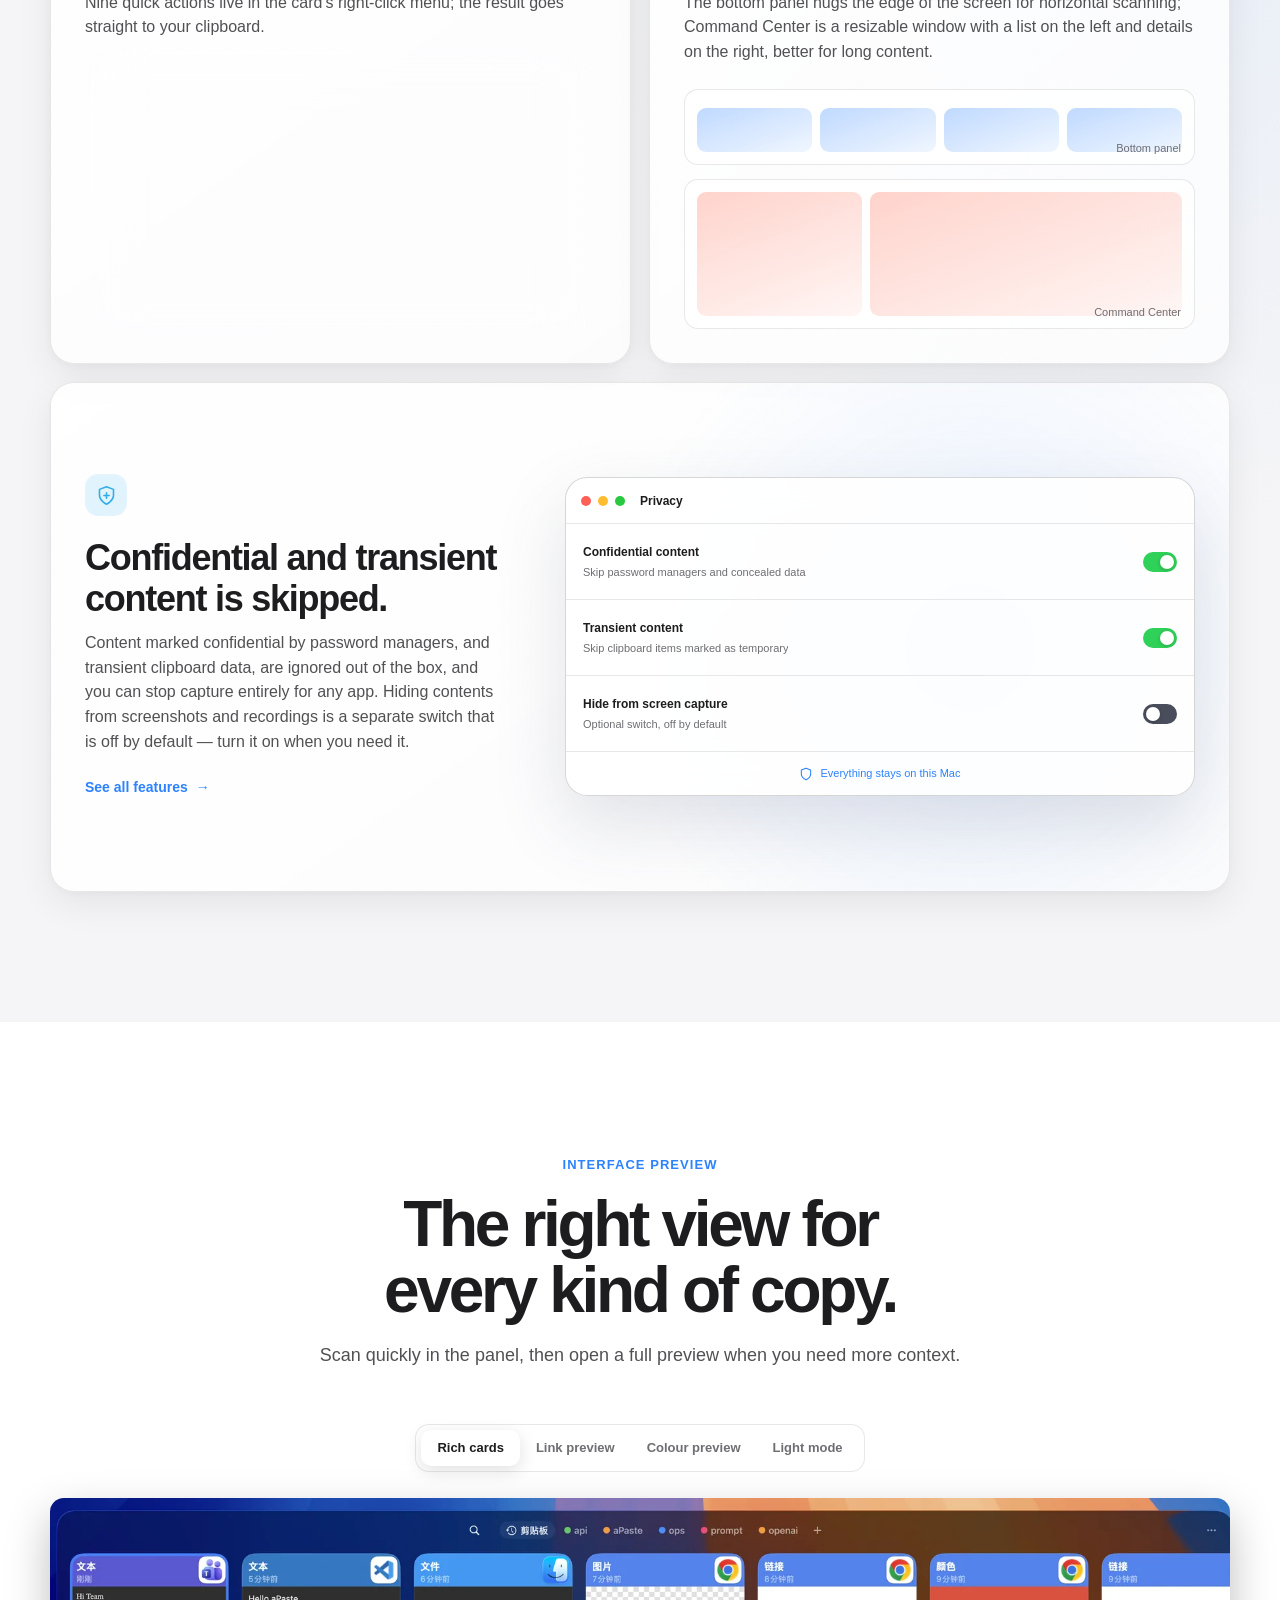
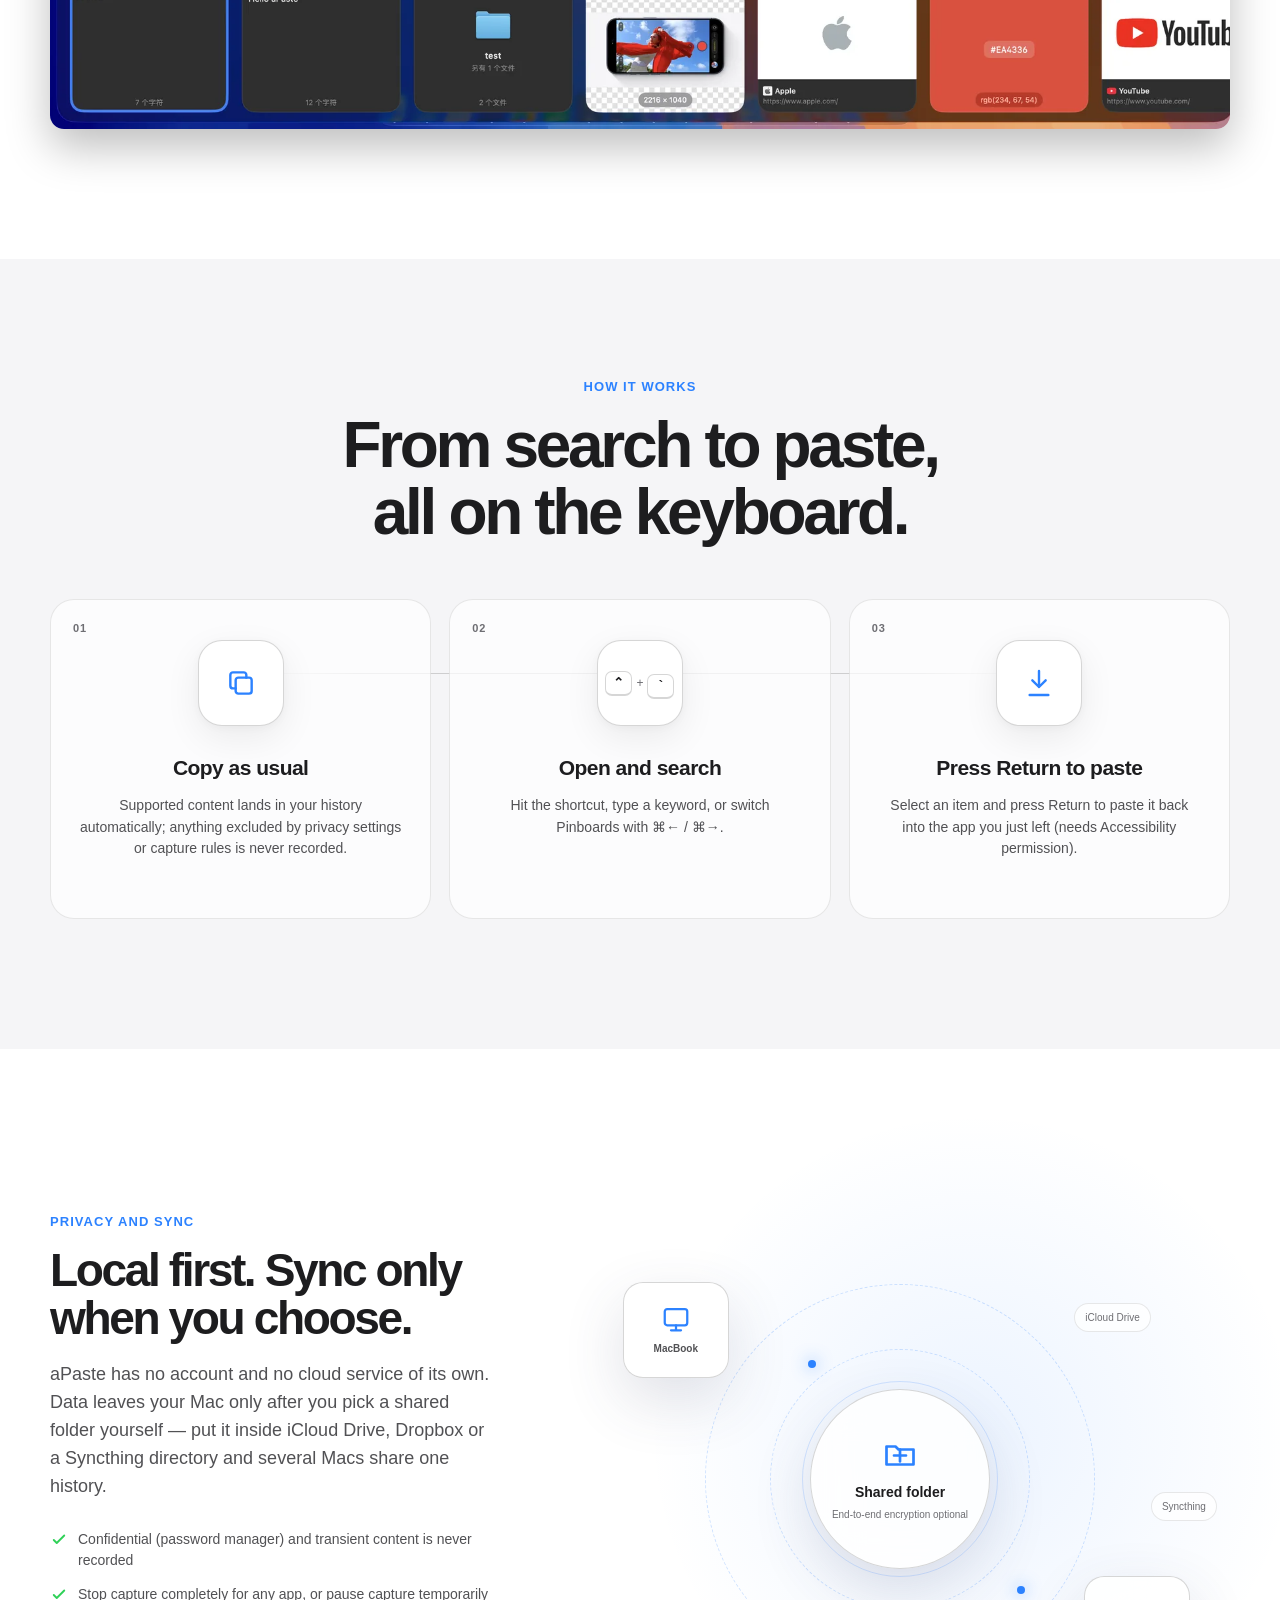
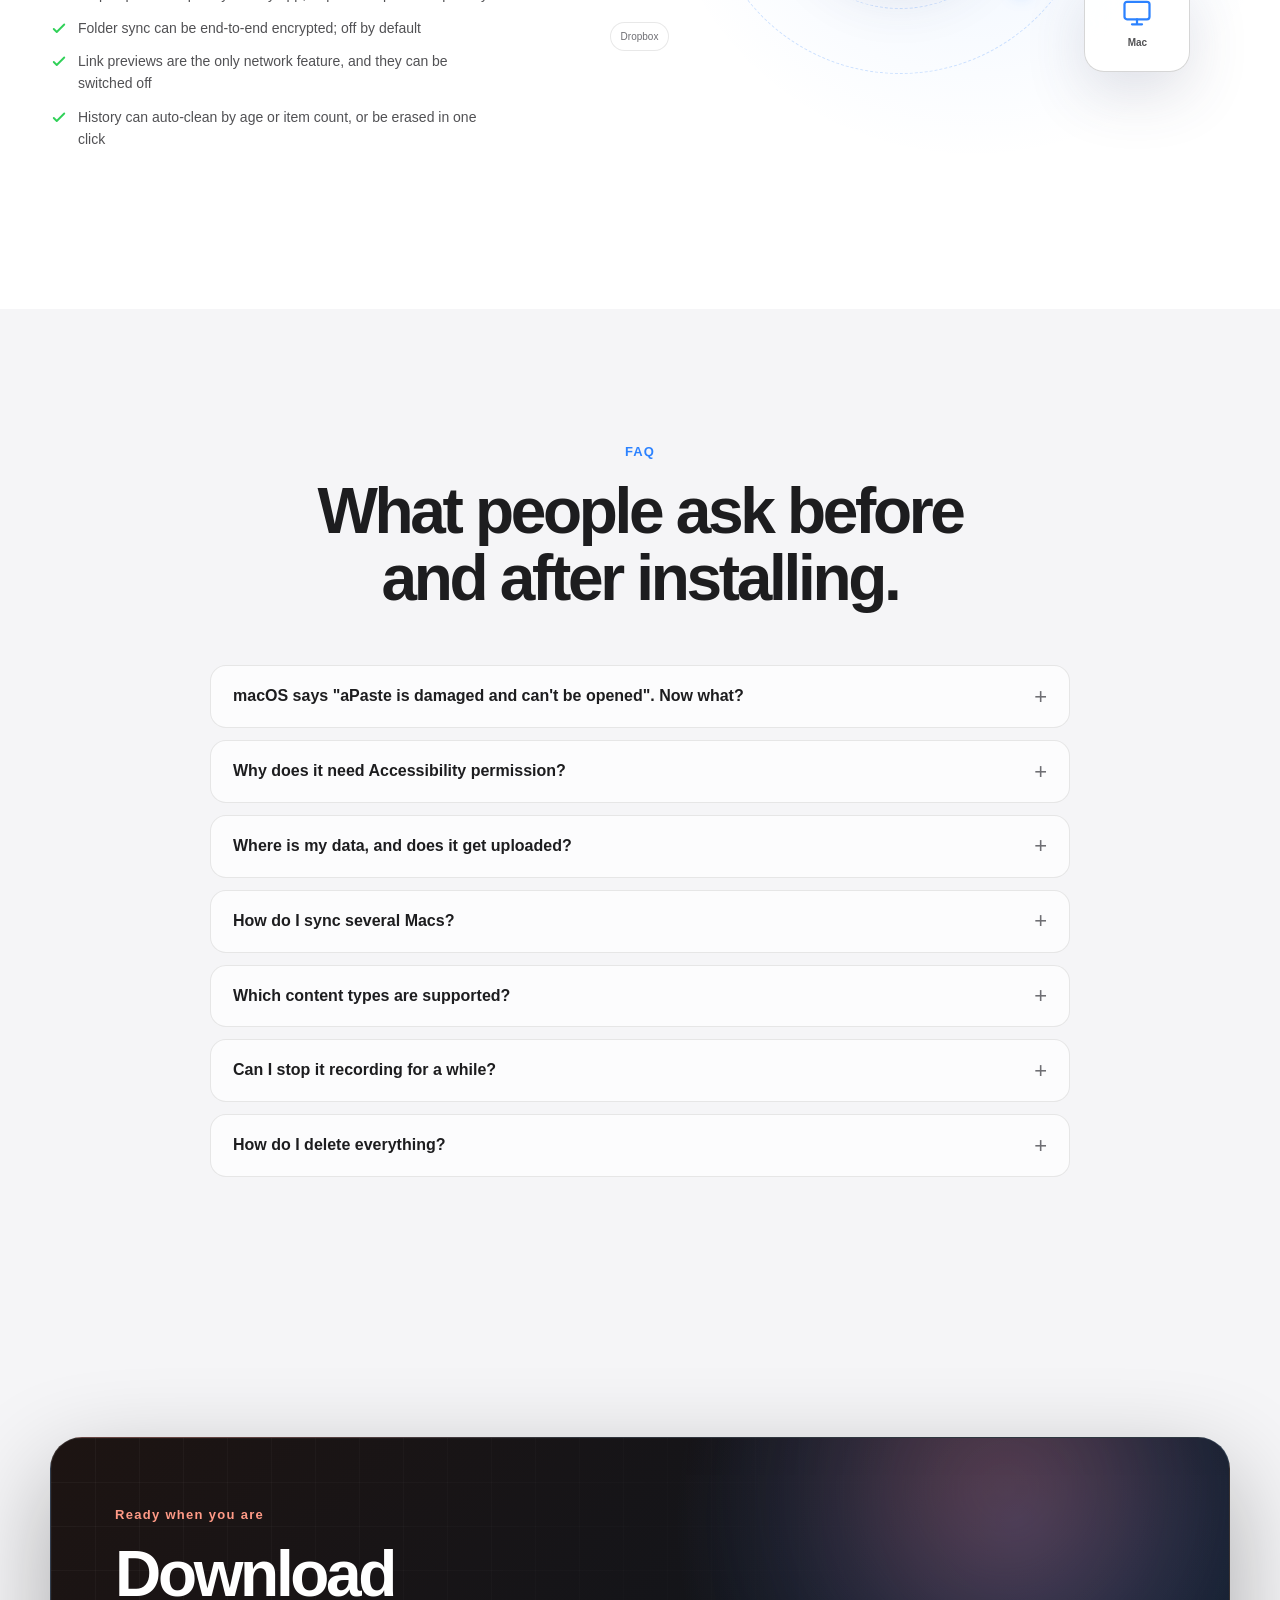
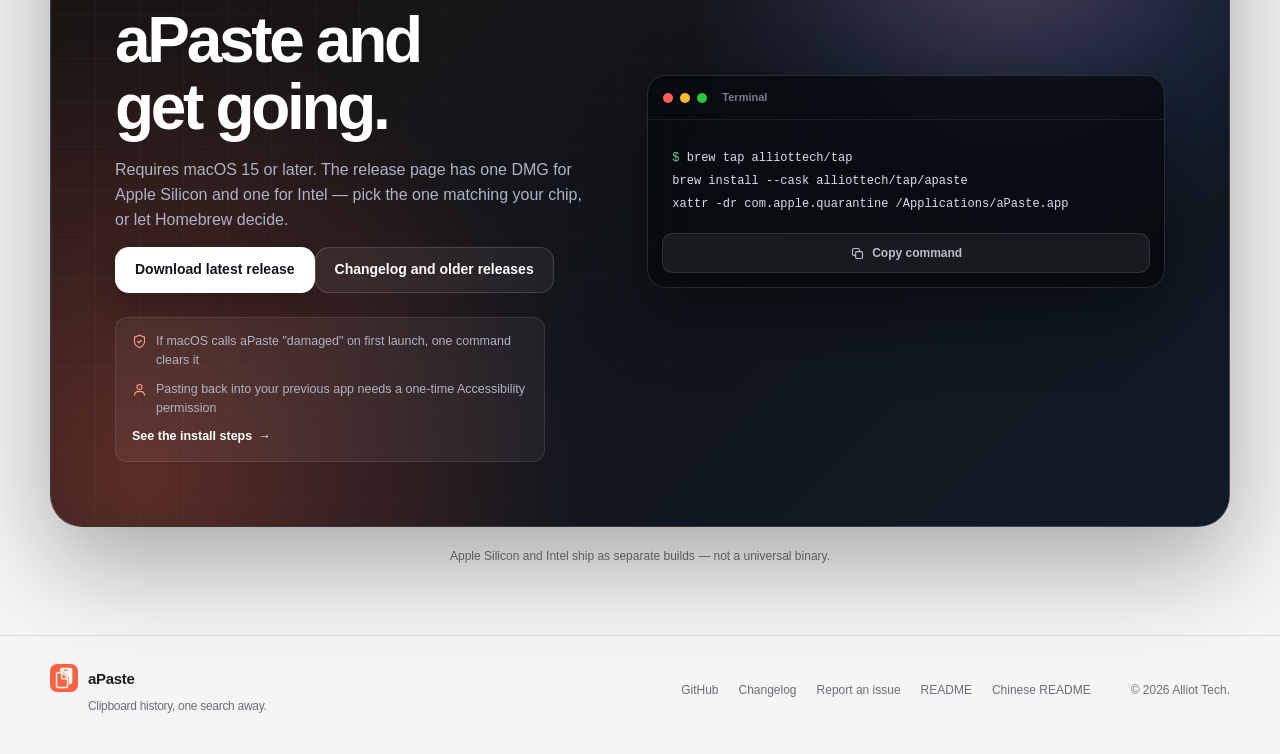
<file: en/index.html>
<!doctype html>
<html lang="en">
<head>
  <meta charset="utf-8">
  <meta name="viewport" content="width=device-width, initial-scale=1">
  <meta name="description" content="aPaste is a keyboard-first clipboard manager for macOS: search your clipboard history, keep reusable items on Pinboards, and skip confidential content by default.">
  <meta name="author" content="Alliot Tech">
  <meta name="application-name" content="aPaste">
  <meta name="theme-color" id="meta-theme-light" content="#f5f5f7" media="(prefers-color-scheme: light)">
  <meta name="theme-color" id="meta-theme-dark" content="#0b0b0d" media="(prefers-color-scheme: dark)">
  <meta name="format-detection" content="telephone=no">
  <link rel="canonical" href="https://apaste.alliot.tech/en/">
  <link rel="alternate" hreflang="zh-CN" href="https://apaste.alliot.tech/">
  <link rel="alternate" hreflang="en" href="https://apaste.alliot.tech/en/">
  <link rel="alternate" hreflang="x-default" href="https://apaste.alliot.tech/">
  <link rel="apple-touch-icon" href="../apple-touch-icon.png">
  <meta property="og:type" content="website">
  <meta property="og:site_name" content="aPaste">
  <meta property="og:url" content="https://apaste.alliot.tech/en/">
  <meta property="og:locale" content="en_US">
  <meta property="og:locale:alternate" content="zh_CN">
  <meta property="og:title" content="aPaste — Clipboard history, one search away">
  <meta property="og:description" content="aPaste is a keyboard-first clipboard manager for macOS: search your clipboard history, keep reusable items on Pinboards, and skip confidential content by default.">
  <meta property="og:image" content="https://apaste.alliot.tech/og-image.jpg">
  <meta property="og:image:alt" content="aPaste clipboard manager running on a MacBook">
  <meta property="og:image:width" content="1200">
  <meta property="og:image:height" content="630">
  <meta property="og:image:type" content="image/jpeg">
  <meta name="twitter:card" content="summary_large_image">
  <meta name="twitter:title" content="aPaste — Clipboard history, one search away">
  <meta name="twitter:description" content="aPaste is a keyboard-first clipboard manager for macOS: search your clipboard history, keep reusable items on Pinboards, and skip confidential content by default.">
  <meta name="twitter:image" content="https://apaste.alliot.tech/og-image.jpg">
  <meta name="twitter:image:alt" content="aPaste clipboard manager running on a MacBook">
  <title>aPaste — Clipboard history, one search away</title>
  <link rel="icon" href="../favicon.ico" sizes="any">
  <link rel="icon" href="../icon-32.png" type="image/png" sizes="32x32">
  <link rel="preload" href="../assets/hero-dark.webp" as="image" imagesrcset="../assets/hero-960.webp 960w, ../assets/hero-1440.webp 1440w, ../assets/hero-dark.webp 1920w" imagesizes="(max-width: 980px) calc(100vw - 40px), 1180px" fetchpriority="high">
  <link rel="stylesheet" href="../styles.css?v=20260907-2">
  <script type="application/ld+json">
    {
      "@context": "https://schema.org",
      "@graph": [
        {
          "@type": "WebSite",
          "@id": "https://apaste.alliot.tech/#website",
          "url": "https://apaste.alliot.tech/en/",
          "name": "aPaste",
          "description": "aPaste is a keyboard-first clipboard manager for macOS: search your clipboard history, keep reusable items on Pinboards, and skip confidential content by default.",
          "inLanguage": "en",
          "publisher": { "@id": "https://apaste.alliot.tech/#organization" }
        },
        {
          "@type": "Organization",
          "@id": "https://apaste.alliot.tech/#organization",
          "name": "Alliot Tech",
          "url": "https://github.com/AlliotTech",
          "sameAs": ["https://github.com/AlliotTech"]
        },
        {
          "@type": "SoftwareApplication",
      "name": "aPaste",
      "alternateName": "aPaste clipboard manager",
      "applicationCategory": "UtilitiesApplication",
      "applicationSubCategory": "Clipboard manager",
      "operatingSystem": "macOS 15 or later",
      "inLanguage": "en",
      "description": "aPaste is a keyboard-first clipboard manager for macOS: search your clipboard history, keep reusable items on Pinboards, and skip confidential content by default.",
      "image": "https://apaste.alliot.tech/og-image.jpg",
      "screenshot": "https://apaste.alliot.tech/assets/hero-dark.webp",
      "url": "https://apaste.alliot.tech/",
      "downloadUrl": "https://github.com/AlliotTech/aPaste/releases/latest",
      "codeRepository": "https://github.com/AlliotTech/aPaste",
      "sameAs": ["https://github.com/AlliotTech/aPaste"],
      "author": {
        "@type": "Organization",
        "name": "Alliot Tech",
        "url": "https://github.com/AlliotTech"
      },
      "offers": {
        "@type": "Offer",
        "price": "0",
        "priceCurrency": "USD"
      },
      "featureList": [
        "Searchable clipboard history for text, links, images, and files",
        "Pinboards for reusable clipboard content",
        "aPaste Stack for collecting and pasting items in order",
        "Rich previews for text, colors, links, images, and files",
        "Capture rules that ignore or pin new content automatically",
        "Nine quick actions for transforming content before pasting",
        "Confidential and transient content skipped by default",
        "Optional folder sync with end-to-end encryption"
      ]
        }
      ]
    }
  </script>
  <script>
    (function () {
      var stored = null;
      try { stored = localStorage.getItem("apaste-theme"); } catch (error) { stored = null; }
      document.documentElement.dataset.theme = stored ||
        (matchMedia("(prefers-color-scheme: light)").matches ? "light" : "dark");
      document.documentElement.classList.add("js");
    })();
  </script>
  <script src="../script.js?v=20260907-1" defer></script>
</head>
<body>
  <a class="skip-link" href="#main" data-i18n="skipLink">Skip to main content</a>

  <header class="site-header" id="site-header">
    <div class="nav-shell">
      <a class="brand" href="#top">
        <span class="brand-mark" aria-hidden="true">
          <img src="../assets/apaste-logo.png" alt="" width="34" height="34">
        </span>
        <span>aPaste</span>
      </a>

      <nav class="main-nav" id="main-nav" aria-label="Main navigation" data-i18n-aria="navMainLabel">
        <a href="features.html" data-i18n="navFeatures">Features</a>
        <a href="#showcase" data-i18n="navShowcase">Preview</a>
        <a href="#privacy" data-i18n="navPrivacy">Privacy</a>
        <a href="install.html" data-i18n="navInstall">Install</a>
        <a href="#faq" data-i18n="navFaq">FAQ</a>
      </nav>

      <div class="nav-actions">
        <a class="icon-button language-toggle" id="language-toggle" href="../" hreflang="zh-CN" aria-label="切换为中文">中</a>
        <button class="icon-button theme-toggle" id="theme-toggle" type="button" aria-label="Toggle appearance">
          <svg class="sun-icon" viewBox="0 0 24 24" aria-hidden="true"><circle cx="12" cy="12" r="4"/><path d="M12 2v2M12 20v2M4.93 4.93l1.42 1.42M17.66 17.66l1.41 1.41M2 12h2M20 12h2M4.93 19.07l1.42-1.42M17.66 6.34l1.41-1.41"/></svg>
          <svg class="moon-icon" viewBox="0 0 24 24" aria-hidden="true"><path d="M21 12.79A9 9 0 1 1 11.21 3 7 7 0 0 0 21 12.79Z"/></svg>
        </button>
        <a class="nav-download" href="https://github.com/AlliotTech/aPaste/releases/latest" data-i18n="navGet">Get aPaste</a>
        <button class="icon-button nav-toggle" id="nav-toggle" type="button" aria-expanded="false" aria-controls="mobile-nav" aria-label="Open menu">
          <svg class="menu-open-icon" viewBox="0 0 24 24" aria-hidden="true"><path d="M4 7h16M4 12h16M4 17h16"/></svg>
          <svg class="menu-close-icon" viewBox="0 0 24 24" aria-hidden="true"><path d="M6 6l12 12M18 6 6 18"/></svg>
        </button>
      </div>
    </div>

    <div class="mobile-nav" id="mobile-nav" hidden>
      <nav aria-label="Mobile navigation" data-i18n-aria="navMobileLabel">
        <a href="features.html" data-i18n="navFeatures">Features</a>
        <a href="#showcase" data-i18n="navShowcase">Preview</a>
        <a href="#privacy" data-i18n="navPrivacy">Privacy</a>
        <a href="install.html" data-i18n="navInstall">Install</a>
        <a href="#faq" data-i18n="navFaq">FAQ</a>
        <a href="#download" data-i18n="navDownload">Download</a>
      </nav>
      <a class="button button-primary mobile-nav-cta" href="https://github.com/AlliotTech/aPaste/releases/latest">
        <span data-i18n="downloadLatest">Download aPaste</span>
      </a>
    </div>
  </header>

  <main id="main">
    <section class="hero" id="top">
      <div class="hero-orb hero-orb-one" aria-hidden="true"></div>
      <div class="hero-orb hero-orb-two" aria-hidden="true"></div>
      <div class="hero-grid" aria-hidden="true"></div>

      <div class="container hero-content reveal">
        <div class="eyebrow">
          <span class="status-dot" aria-hidden="true"></span>
          <span data-i18n="heroEyebrow">aPaste for macOS 15+</span>
        </div>
        <h1>
          <span data-i18n="heroTitleLead">Your clipboard history,</span>
          <span class="gradient-text" data-i18n="heroTitleAccent">one search away.</span>
        </h1>
        <p class="hero-copy" data-i18n="heroCopy">Press ⌃` to open the panel and type to find anything you copied. Keep reusable items on Pinboards, then press Return to paste straight back into the app you were using.</p>

        <div class="hero-actions">
          <a class="button button-primary" href="https://github.com/AlliotTech/aPaste/releases/latest">
            <svg viewBox="0 0 24 24" aria-hidden="true"><path d="M12 3v12m0 0 5-5m-5 5-5-5M5 20h14"/></svg>
            <span data-i18n="downloadLatest">Download aPaste</span>
          </a>
          <a class="button button-secondary" href="https://github.com/AlliotTech/aPaste" target="_blank" rel="noreferrer">
            <svg viewBox="0 0 24 24" aria-hidden="true"><path d="M15 22v-4a4.8 4.8 0 0 0-1-3.5c3.3-.4 6.8-1.6 6.8-7A5.4 5.4 0 0 0 19.4 4 5 5 0 0 0 19.3.5S18.2.1 15 1.8a13.4 13.4 0 0 0-7 0C4.8.1 3.7.5 3.7.5A5 5 0 0 0 3.6 4a5.4 5.4 0 0 0-1.4 3.7c0 5.4 3.5 6.6 6.8 7A4.8 4.8 0 0 0 8 18v4"/><path d="M8 19c-3 .9-3-1.5-4-2"/></svg>
            <span>GitHub</span>
          </a>
        </div>

        <div class="hero-meta">
          <span><svg viewBox="0 0 24 24" aria-hidden="true"><path d="m5 12 4 4L19 6"/></svg><span data-i18n="heroMetaLocal">Stored on your Mac</span></span>
          <span><svg viewBox="0 0 24 24" aria-hidden="true"><path d="m5 12 4 4L19 6"/></svg><span data-i18n="heroMetaAccount">No account required</span></span>
          <span><svg viewBox="0 0 24 24" aria-hidden="true"><path d="m5 12 4 4L19 6"/></svg><span data-i18n="heroMetaFree">Free to use</span></span>
        </div>
      </div>

      <div class="container hero-visual reveal reveal-late">
        <div class="hero-shortcut">
          <span data-i18n="openWith">Press</span>
          <kbd>⌃</kbd><span aria-hidden="true">+</span><kbd class="kbd-tick" data-i18n-title="backtickName" title="Backtick (the key below Esc)">`</kbd>
          <span data-i18n="openInstantly">to open aPaste</span>
        </div>
        <div class="product-stage">
          <div class="stage-glow" aria-hidden="true"></div>
          <img src="../assets/hero-dark.webp" srcset="../assets/hero-960.webp 960w, ../assets/hero-1440.webp 1440w, ../assets/hero-dark.webp 1920w" sizes="(max-width: 980px) calc(100vw - 40px), 1180px" width="1920" height="1264" alt="aPaste clipboard manager running on a MacBook" fetchpriority="high" decoding="async">
        </div>
      </div>
    </section>

    <section class="trust-strip" aria-label="aPaste features">
      <div class="container trust-grid reveal">
        <div class="trust-item">
          <svg viewBox="0 0 24 24" aria-hidden="true"><rect x="3" y="5" width="18" height="14" rx="3"/><path d="M8 9h8M8 13h5"/></svg>
          <div><strong data-i18n="trustKeyboardTitle">Keyboard-first</strong><span data-i18n="trustKeyboardCopy">Open, search, select and paste without the mouse</span></div>
        </div>
        <div class="trust-item">
          <svg viewBox="0 0 24 24" aria-hidden="true"><path d="M12 22s8-4 8-10V5l-8-3-8 3v7c0 6 8 10 8 10Z"/><path d="m9 12 2 2 4-4"/></svg>
          <div><strong data-i18n="trustPrivacyTitle">Private by default</strong><span data-i18n="trustPrivacyCopy">Confidential and transient content is never recorded</span></div>
        </div>
        <div class="trust-item">
          <svg viewBox="0 0 24 24" aria-hidden="true"><path d="M3 7h6l2 2h10v10H3Z"/><path d="M3 7V5h7l2 2"/></svg>
          <div><strong data-i18n="trustSyncTitle">Folder sync</strong><span data-i18n="trustSyncCopy">Any shared folder, encryption optional</span></div>
        </div>
        <div class="trust-item">
          <svg viewBox="0 0 24 24" aria-hidden="true"><path d="M12 3v18M3 12h18"/><circle cx="12" cy="12" r="9"/></svg>
          <div><strong data-i18n="trustNativeTitle">Menu bar app</strong><span data-i18n="trustNativeCopy">No Dock icon, and the menu bar icon can be hidden</span></div>
        </div>
      </div>
    </section>

    <section class="section features-section" id="features">
      <div class="container">
        <div class="section-heading reveal">
          <span class="section-kicker" data-i18n="featuresKicker">Core features</span>
          <h2 data-i18n="featuresTitle">Search it. Keep it. Reuse it.</h2>
          <p data-i18n="featuresCopy">History becomes searchable cards and reusable items live on Pinboards. aPaste Stack covers the times you need to paste several things in a row, and quick actions clean the content up first.</p>
        </div>

        <div class="bento-grid">
          <article class="bento-card bento-wide search-card reveal">
            <div class="card-copy">
              <span class="feature-icon feature-icon-blue" aria-hidden="true"><svg viewBox="0 0 24 24"><circle cx="11" cy="11" r="7"/><path d="m20 20-4-4"/></svg></span>
              <h3 data-i18n="featureSearchTitle">Search as you type.</h3>
              <p data-i18n="featureSearchCopy">Filter by content type (text, link, image, file), date or source app. With image text recognition on, words inside screenshots are searchable too. Arrow keys to select, Return to paste.</p>
            </div>
            <div class="panel-visual" aria-hidden="true">
              <img id="panel-image" src="../assets/panel-cards-dark.webp" data-src-dark="../assets/panel-cards-dark.webp" data-src-light="../assets/panel-cards-light.webp" width="1800" height="324" alt="" loading="lazy" decoding="async">
            </div>
          </article>

          <article class="bento-card pinboard-card reveal">
            <div class="card-copy">
              <span class="feature-icon feature-icon-violet" aria-hidden="true"><svg viewBox="0 0 24 24"><path d="M7 4h10v16l-5-3-5 3Z"/></svg></span>
              <h3 data-i18n="featurePinTitle">Keep reusable items on Pinboards.</h3>
              <p data-i18n="featurePinCopy">Snippets, addresses and reply templates live on colour-coded Pinboards, switched with ⌘← / ⌘→. Clearing history never touches them.</p>
            </div>
            <div class="pinboard-stack" aria-hidden="true">
              <div class="pin-card pin-orange"><span data-i18n="pinTagApi">api</span><strong>Authorization</strong><small data-i18n="pinNoteToken">Bearer ••••••••</small></div>
              <div class="pin-card pin-blue"><span data-i18n="pinTagSupport">support</span><strong data-i18n="pinTitleReply">Thanks for reaching out</strong><small data-i18n="pinNoteTemplate">Reply template</small></div>
              <div class="pin-card pin-pink"><span data-i18n="pinTagBrand">brand</span><strong>#6C5CE7</strong><small data-i18n="pinNoteColor">Primary violet</small></div>
            </div>
          </article>

          <article class="bento-card stack-card reveal">
            <div class="card-copy">
              <span class="feature-icon feature-icon-orange" aria-hidden="true"><svg viewBox="0 0 24 24"><rect x="4" y="4" width="16" height="6" rx="2"/><rect x="4" y="14" width="16" height="6" rx="2"/></svg></span>
              <h3 data-i18n="featureStackTitle">aPaste Stack: collect first, paste in order.</h3>
              <p data-i18n="featureStackCopy">Press ⌘⇧C to open the Stack, copy several items in a row, then paste them out one by one in order — ideal for filling forms and assembling tables.</p>
            </div>
            <div class="stack-visual" aria-hidden="true">
              <div class="stack-chip"><em>1</em><strong data-i18n="stackItemName">Jane Doe</strong></div>
              <div class="stack-chip"><em>2</em><strong>13800000000</strong></div>
              <div class="stack-chip"><em>3</em><strong>zhangsan@example.com</strong></div>
              <div class="stack-hint"><kbd>⌘</kbd><kbd>⇧</kbd><kbd>C</kbd></div>
            </div>
          </article>

          <article class="bento-card preview-card reveal">
            <div class="card-copy">
              <span class="feature-icon feature-icon-cyan" aria-hidden="true"><svg viewBox="0 0 24 24"><path d="M3 5h18v14H3Z"/><path d="m3 15 5-5 4 4 3-3 6 6"/><circle cx="16.5" cy="8.5" r="1.5"/></svg></span>
              <h3 data-i18n="featurePreviewTitle">Four content types, four kinds of preview.</h3>
              <p data-i18n="featurePreviewCopy">Text keeps its rich formatting and detected colour values, links can fetch page titles and images (that network lookup is switchable), and images and files each get their own card.</p>
            </div>
            <div class="preview-window" aria-hidden="true">
              <img src="../assets/showcase-color-dark.webp" width="1800" height="585" alt="" loading="lazy" decoding="async">
            </div>
          </article>

          <article class="bento-card rules-card reveal">
            <div class="card-copy">
              <span class="feature-icon feature-icon-green" aria-hidden="true"><svg viewBox="0 0 24 24"><path d="M4 6h16M7 12h10M10 18h4"/><circle cx="8" cy="6" r="2"/><circle cx="15" cy="12" r="2"/><circle cx="12" cy="18" r="2"/></svg></span>
              <h3 data-i18n="featureRulesTitle">Let rules organize for you.</h3>
              <p data-i18n="featureRulesCopy">Ignore new captures automatically, or pin them to a specific Pinboard, based on content type, source app, text (regex supported), URL host, file extension or size range. Rules can be dry-run against your existing history first.</p>
            </div>
            <div class="rule-builder" aria-hidden="true">
              <div class="rule-row"><span class="rule-label">IF</span><span class="rule-chip" data-i18n="ruleChipApp">Source app</span><span class="rule-value">Xcode</span></div>
              <div class="rule-row"><span class="rule-label">AND</span><span class="rule-chip" data-i18n="ruleChipText">Text contains</span><span class="rule-value">TODO</span></div>
              <div class="rule-arrow" aria-hidden="true">↓</div>
              <div class="rule-result"><span class="rule-pin"></span><span data-i18n="ruleResultPin">Pin to</span><strong data-i18n="ruleResultBoard">Development</strong></div>
            </div>
          </article>

          <article class="bento-card actions-card reveal">
            <div class="card-copy">
              <span class="feature-icon feature-icon-pink" aria-hidden="true"><svg viewBox="0 0 24 24"><path d="m12 3 1.6 4.4L18 9l-4.4 1.6L12 15l-1.6-4.4L6 9l4.4-1.6Z"/><path d="m19 15 .8 2.2L22 18l-2.2.8L19 21l-.8-2.2L16 18l2.2-.8Z"/></svg></span>
              <h3 data-i18n="featureActionsTitle">Make it useful before you paste.</h3>
              <p data-i18n="featureActionsCopy">Nine quick actions live in the card's right-click menu; the result goes straight to your clipboard.</p>
            </div>
            <div class="action-menu" aria-hidden="true">
              <div class="action-menu-header"><span data-i18n="actionsMenuTitle">Quick actions</span><em>9</em></div>
              <div><span>{ }</span><strong data-i18n="actionPrettyJson">Pretty-print JSON</strong></div>
              <div><span>{ }</span><strong data-i18n="actionMinifyJson">Minify JSON</strong></div>
              <div><span>↗</span><strong data-i18n="actionTracking">Remove tracking parameters</strong></div>
              <div><span>MD</span><strong data-i18n="actionMarkdown">Copy as Markdown link</strong></div>
              <div><span>Aa</span><strong data-i18n="actionRecognized">Copy recognized text</strong></div>
              <div><span>⇥</span><strong data-i18n="actionTransform">Case / one line / trim whitespace</strong></div>
            </div>
          </article>

          <article class="bento-card layout-card reveal">
            <div class="card-copy">
              <span class="feature-icon feature-icon-blue" aria-hidden="true"><svg viewBox="0 0 24 24"><rect x="3" y="4" width="18" height="16" rx="2"/><path d="M10 4v16"/></svg></span>
              <h3 data-i18n="featureLayoutTitle">Two panel layouts, your pick.</h3>
              <p data-i18n="featureLayoutCopy">The bottom panel hugs the edge of the screen for horizontal scanning; Command Center is a resizable window with a list on the left and details on the right, better for long content.</p>
            </div>
            <div class="layout-visual" aria-hidden="true">
              <div class="layout-mock layout-mock-bottom"><span></span><span></span><span></span><span></span><em data-i18n="layoutBottomName">Bottom panel</em></div>
              <div class="layout-mock layout-mock-center"><i></i><b></b><em data-i18n="layoutCenterName">Command Center</em></div>
            </div>
          </article>

          <article class="bento-card bento-wide privacy-card reveal">
            <div class="privacy-copy card-copy">
              <span class="feature-icon feature-icon-cyan" aria-hidden="true"><svg viewBox="0 0 24 24"><path d="M12 22s8-4 8-10V5l-8-3-8 3v7c0 6 8 10 8 10Z"/><path d="M9 12h6M12 9v6"/></svg></span>
              <h3 data-i18n="featurePrivacyTitle">Confidential and transient content is skipped.</h3>
              <p data-i18n="featurePrivacyCopy">Content marked confidential by password managers, and transient clipboard data, are ignored out of the box, and you can stop capture entirely for any app. Hiding contents from screenshots and recordings is a separate switch that is off by default — turn it on when you need it.</p>
              <a href="features.html" class="text-link"><span data-i18n="learnFeatures">See all features</span><span aria-hidden="true">→</span></a>
            </div>
            <div class="privacy-console" aria-hidden="true">
              <div class="console-top"><span></span><span></span><span></span><strong data-i18n="consoleTitle">Privacy</strong></div>
              <div class="console-row"><span><b data-i18n="consoleConfidentialTitle">Confidential content</b><small data-i18n="consoleConfidentialCopy">Skip password managers and concealed data</small></span><i class="toggle-on"></i></div>
              <div class="console-row"><span><b data-i18n="consoleTransientTitle">Transient content</b><small data-i18n="consoleTransientCopy">Skip clipboard items marked as temporary</small></span><i class="toggle-on"></i></div>
              <div class="console-row"><span><b data-i18n="consoleCaptureTitle">Hide from screen capture</b><small data-i18n="consoleCaptureCopy">Optional switch, off by default</small></span><i class="toggle-off"></i></div>
              <div class="console-note"><svg viewBox="0 0 24 24"><path d="M12 22s8-4 8-10V5l-8-3-8 3v7c0 6 8 10 8 10Z"/></svg><span data-i18n="consoleNote">Everything stays on this Mac</span></div>
            </div>
          </article>
        </div>
      </div>
    </section>

    <section class="section showcase-section" id="showcase">
      <div class="container">
        <div class="section-heading centered reveal">
          <span class="section-kicker" data-i18n="showcaseKicker">Interface preview</span>
          <h2 data-i18n="showcaseTitle">The right view for every kind of copy.</h2>
          <p data-i18n="showcaseCopy">Scan quickly in the panel, then open a full preview when you need more context.</p>
        </div>

        <div class="showcase reveal">
          <div class="showcase-tabs" role="tablist" aria-label="Choose a preview" data-i18n-aria="showcaseTabsLabel">
            <button class="showcase-tab active" type="button" role="tab" id="showcase-tab-cards" aria-controls="showcase-panel" aria-selected="true" data-src="../assets/showcase-cards-dark.webp" data-alt-key="showcaseAltCards" data-i18n="showcaseTabCards">Rich cards</button>
            <button class="showcase-tab" type="button" role="tab" id="showcase-tab-link" aria-controls="showcase-panel" aria-selected="false" tabindex="-1" data-src="../assets/showcase-link-dark.webp" data-alt-key="showcaseAltLink" data-i18n="showcaseTabLink">Link preview</button>
            <button class="showcase-tab" type="button" role="tab" id="showcase-tab-color" aria-controls="showcase-panel" aria-selected="false" tabindex="-1" data-src="../assets/showcase-color-dark.webp" data-alt-key="showcaseAltColor" data-i18n="showcaseTabColor">Colour preview</button>
            <button class="showcase-tab" type="button" role="tab" id="showcase-tab-light" aria-controls="showcase-panel" aria-selected="false" tabindex="-1" data-src="../assets/showcase-cards-light.webp" data-alt-key="showcaseAltLight" data-i18n="showcaseTabLight">Light mode</button>
          </div>
          <div class="showcase-frame" id="showcase-panel" role="tabpanel" aria-labelledby="showcase-tab-cards" tabindex="0">
            <img id="showcase-image" src="../assets/showcase-cards-dark.webp" width="1800" height="352" alt="Clipboard cards in the aPaste panel" loading="lazy" decoding="async">
          </div>
        </div>
      </div>
    </section>

    <section class="section flow-section">
      <div class="container">
        <div class="section-heading centered reveal">
          <span class="section-kicker" data-i18n="flowKicker">How it works</span>
          <h2 data-i18n="flowTitle">From search to paste, all on the keyboard.</h2>
        </div>
        <div class="flow-grid">
          <article class="flow-step reveal"><span class="step-number">01</span><div class="step-icon"><svg viewBox="0 0 24 24"><rect x="8" y="8" width="12" height="12" rx="2"/><path d="M16 8V6a2 2 0 0 0-2-2H6a2 2 0 0 0-2 2v8a2 2 0 0 0 2 2h2"/></svg></div><h3 data-i18n="flowCopyTitle">Copy as usual</h3><p data-i18n="flowCopyCopy">Supported content lands in your history automatically; anything excluded by privacy settings or capture rules is never recorded.</p></article>
          <article class="flow-step reveal"><span class="step-number">02</span><div class="step-icon"><span class="mini-keys"><kbd>⌃</kbd><b>+</b><kbd class="kbd-tick">`</kbd></span></div><h3 data-i18n="flowFindTitle">Open and search</h3><p data-i18n="flowFindCopy">Hit the shortcut, type a keyword, or switch Pinboards with ⌘← / ⌘→.</p></article>
          <article class="flow-step reveal"><span class="step-number">03</span><div class="step-icon"><svg viewBox="0 0 24 24"><path d="M12 3v12m0 0 5-5m-5 5-5-5"/><path d="M5 21h14"/></svg></div><h3 data-i18n="flowPasteTitle">Press Return to paste</h3><p data-i18n="flowPasteCopy">Select an item and press Return to paste it back into the app you just left (needs Accessibility permission).</p></article>
        </div>
      </div>
    </section>

    <section class="section privacy-section" id="privacy">
      <div class="container privacy-layout">
        <div class="privacy-story reveal">
          <span class="section-kicker" data-i18n="privacyKicker">Privacy and sync</span>
          <h2 data-i18n="privacyTitle">Local first. Sync only when you choose.</h2>
          <p data-i18n="privacyCopy">aPaste has no account and no cloud service of its own. Data leaves your Mac only after you pick a shared folder yourself — put it inside iCloud Drive, Dropbox or a Syncthing directory and several Macs share one history.</p>
          <ul class="check-list">
            <li><svg viewBox="0 0 24 24"><path d="m5 12 4 4L19 6"/></svg><span data-i18n="privacyPointOne">Confidential (password manager) and transient content is never recorded</span></li>
            <li><svg viewBox="0 0 24 24"><path d="m5 12 4 4L19 6"/></svg><span data-i18n="privacyPointTwo">Stop capture completely for any app, or pause capture temporarily</span></li>
            <li><svg viewBox="0 0 24 24"><path d="m5 12 4 4L19 6"/></svg><span data-i18n="privacyPointThree">Folder sync can be end-to-end encrypted; off by default</span></li>
            <li><svg viewBox="0 0 24 24"><path d="m5 12 4 4L19 6"/></svg><span data-i18n="privacyPointFour">Link previews are the only network feature, and they can be switched off</span></li>
            <li><svg viewBox="0 0 24 24"><path d="m5 12 4 4L19 6"/></svg><span data-i18n="privacyPointFive">History can auto-clean by age or item count, or be erased in one click</span></li>
          </ul>
        </div>

        <div class="sync-visual reveal" aria-hidden="true">
          <div class="sync-orbit orbit-one"></div>
          <div class="sync-orbit orbit-two"></div>
          <div class="device device-mac"><svg viewBox="0 0 24 24"><rect x="3" y="4" width="18" height="13" rx="2"/><path d="M8 21h8M12 17v4"/></svg><span>MacBook</span></div>
          <div class="device device-imac"><svg viewBox="0 0 24 24"><rect x="2" y="3" width="20" height="14" rx="2"/><path d="M8 21h8M12 17v4"/></svg><span>Mac</span></div>
          <div class="sync-core"><svg viewBox="0 0 24 24"><path d="M3 7h6l2 2h10v10H3Z"/><path d="M8 13h8M12 9v8"/></svg><strong data-i18n="syncCoreTitle">Shared folder</strong><small data-i18n="syncCoreNote">End-to-end encryption optional</small></div>
          <div class="sync-pulse pulse-one"></div>
          <div class="sync-pulse pulse-two"></div>
          <span class="provider provider-one">iCloud Drive</span>
          <span class="provider provider-two">Dropbox</span>
          <span class="provider provider-three">Syncthing</span>
        </div>
      </div>
    </section>


    <section class="section faq-section" id="faq">
      <div class="container">
        <div class="section-heading centered reveal">
          <span class="section-kicker" data-i18n="faqKicker">FAQ</span>
          <h2 data-i18n="faqTitle">What people ask before and after installing.</h2>
        </div>

        <div class="faq-list reveal">
          <details class="faq-item">
            <summary data-i18n="faqOneQ">macOS says "aPaste is damaged and can't be opened". Now what?</summary>
            <p data-i18n-html="faqOneA">The app is not notarized, and that is the misleading message Gatekeeper shows. Run <code>xattr -dr com.apple.quarantine /Applications/aPaste.app</code> in Terminal and it opens normally — the download itself is intact.</p>
          </details>
          <details class="faq-item">
            <summary data-i18n="faqTwoQ">Why does it need Accessibility permission?</summary>
            <p data-i18n="faqTwoA">Only for pasting back into the frontmost app, which aPaste does by simulating ⌘V. Without the permission everything else — capture, search, Pinboards, copying to the clipboard — works as usual.</p>
          </details>
          <details class="faq-item">
            <summary data-i18n="faqThreeQ">Where is my data, and does it get uploaded?</summary>
            <p data-i18n="faqThreeA">History and Pinboards live in a local database on your Mac. Apart from link previews (switchable), aPaste makes no network requests, and it only writes sync data into a shared folder you selected yourself.</p>
          </details>
          <details class="faq-item">
            <summary data-i18n="faqFourQ">How do I sync several Macs?</summary>
            <p data-i18n="faqFourA">Point both Macs at the same shared folder, for example inside iCloud Drive, Dropbox or a Syncthing directory. aPaste just writes monthly NDJSON shards plus asset files; the syncing itself is done by the tool you chose. Enable end-to-end encryption with a passphrase if you want more protection.</p>
          </details>
          <details class="faq-item">
            <summary data-i18n="faqFiveQ">Which content types are supported?</summary>
            <p data-i18n="faqFiveA">Four: text, links, images and files. Text items additionally get rich-text previews and detected colour values, and images can be searched by recognized text once OCR is enabled.</p>
          </details>
          <details class="faq-item">
            <summary data-i18n="faqSixQ">Can I stop it recording for a while?</summary>
            <p data-i18n="faqSixA">Yes. Pause capture from the menu bar, add apps to the ignore list in Settings, or let capture rules ignore items automatically by content type, text, URL, extension and more.</p>
          </details>
          <details class="faq-item">
            <summary data-i18n="faqSevenQ">How do I delete everything?</summary>
            <p data-i18n="faqSevenA">Settings can erase the history in one click, and can auto-clean by age or item count. After deleting the app, remove the aPaste data files from your sync folder as well.</p>
          </details>
        </div>
      </div>
    </section>

    <section class="section download-section" id="download">
      <div class="container">
        <div class="download-card reveal">
          <div class="download-glow" aria-hidden="true"></div>
          <div class="download-copy">
            <span class="section-kicker" data-i18n="downloadKicker">Ready when you are</span>
            <h2 data-i18n="downloadTitle">Download aPaste and get going.</h2>
            <p data-i18n="downloadCopy">Requires macOS 15 or later. The release page has one DMG for Apple Silicon and one for Intel — pick the one matching your chip, or let Homebrew decide.</p>
            <div class="download-buttons">
              <a class="button button-primary button-light" href="https://github.com/AlliotTech/aPaste/releases/latest"><span data-i18n="downloadMac">Download latest release</span></a>
              <a class="button button-ghost" href="https://github.com/AlliotTech/aPaste/releases" target="_blank" rel="noreferrer"><span data-i18n="viewReleases">Changelog and older releases</span></a>
            </div>
            <div class="download-note">
              <p class="note-line"><svg viewBox="0 0 24 24" aria-hidden="true"><path d="M12 22s8-4 8-10V5l-8-3-8 3v7c0 6 8 10 8 10Z"/><path d="m9 12 2 2 4-4"/></svg><span data-i18n="noteQuarantine">If macOS calls aPaste "damaged" on first launch, one command clears it</span></p>
              <p class="note-line"><svg viewBox="0 0 24 24" aria-hidden="true"><circle cx="12" cy="8" r="4"/><path d="M4 21c0-4 3.6-6 8-6s8 2 8 6"/></svg><span data-i18n="noteAccessibility">Pasting back into your previous app needs a one-time Accessibility permission</span></p>
              <a class="note-link" href="install.html"><span data-i18n="noteLink">See the install steps</span><span aria-hidden="true">→</span></a>
            </div>
          </div>
          <div class="terminal-card">
            <div class="terminal-header"><span></span><span></span><span></span><strong>Terminal</strong></div>
            <pre><code id="brew-command">brew tap alliottech/tap
brew install --cask alliottech/tap/apaste
xattr -dr com.apple.quarantine /Applications/aPaste.app</code></pre>
            <button class="copy-command" id="copy-command" type="button">
              <svg viewBox="0 0 24 24" aria-hidden="true"><rect x="9" y="9" width="11" height="11" rx="2"/><path d="M15 9V6a2 2 0 0 0-2-2H6a2 2 0 0 0-2 2v7a2 2 0 0 0 2 2h3"/></svg>
              <span data-i18n="copyCommand">Copy command</span>
            </button>
          </div>
        </div>
        <p class="requirements" data-i18n="requirements">Apple Silicon and Intel ship as separate builds — not a universal binary.</p>
      </div>
    </section>
  </main>

  <footer class="site-footer">
    <div class="container footer-content">
      <div class="footer-brand"><img src="../assets/apaste-logo.png" width="28" height="28" alt=""><span>aPaste</span><small data-i18n="footerTagline">Clipboard history, one search away.</small></div>
      <div class="footer-links">
        <a href="https://github.com/AlliotTech/aPaste" target="_blank" rel="noreferrer">GitHub</a>
        <a href="https://github.com/AlliotTech/aPaste/releases" target="_blank" rel="noreferrer" data-i18n="footerReleases">Changelog</a>
        <a href="https://github.com/AlliotTech/aPaste/issues" target="_blank" rel="noreferrer" data-i18n="footerIssues">Report an issue</a>
        <a href="https://github.com/AlliotTech/aPaste/blob/master/README.md" target="_blank" rel="noreferrer">README</a>
        <a href="https://github.com/AlliotTech/aPaste/blob/master/README.zh-CN.md" target="_blank" rel="noreferrer">Chinese README</a>
      </div>
      <p>© 2026 Alliot Tech.</p>
    </div>
  </footer>

  <noscript><div class="noscript">Enable JavaScript for theme switching, previews, and other interactive features.</div></noscript>
</body>
</html>
</file>
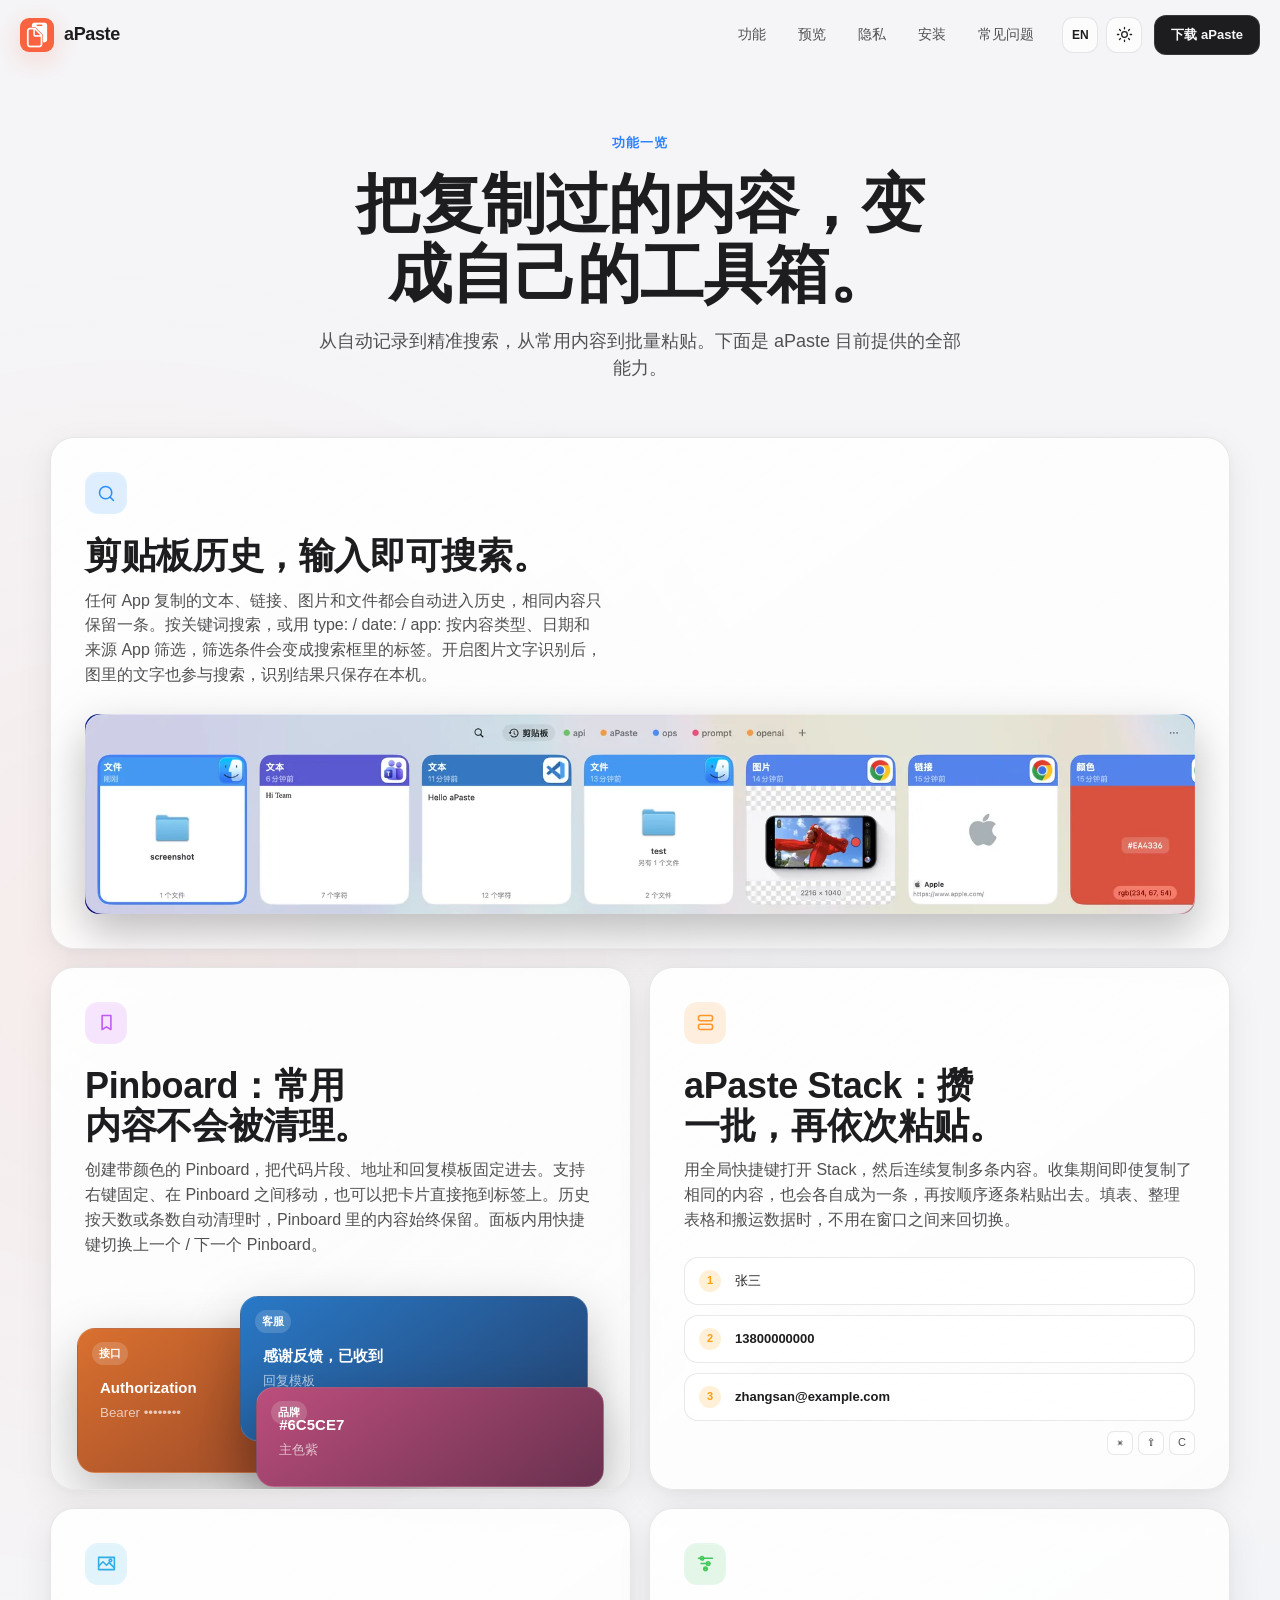
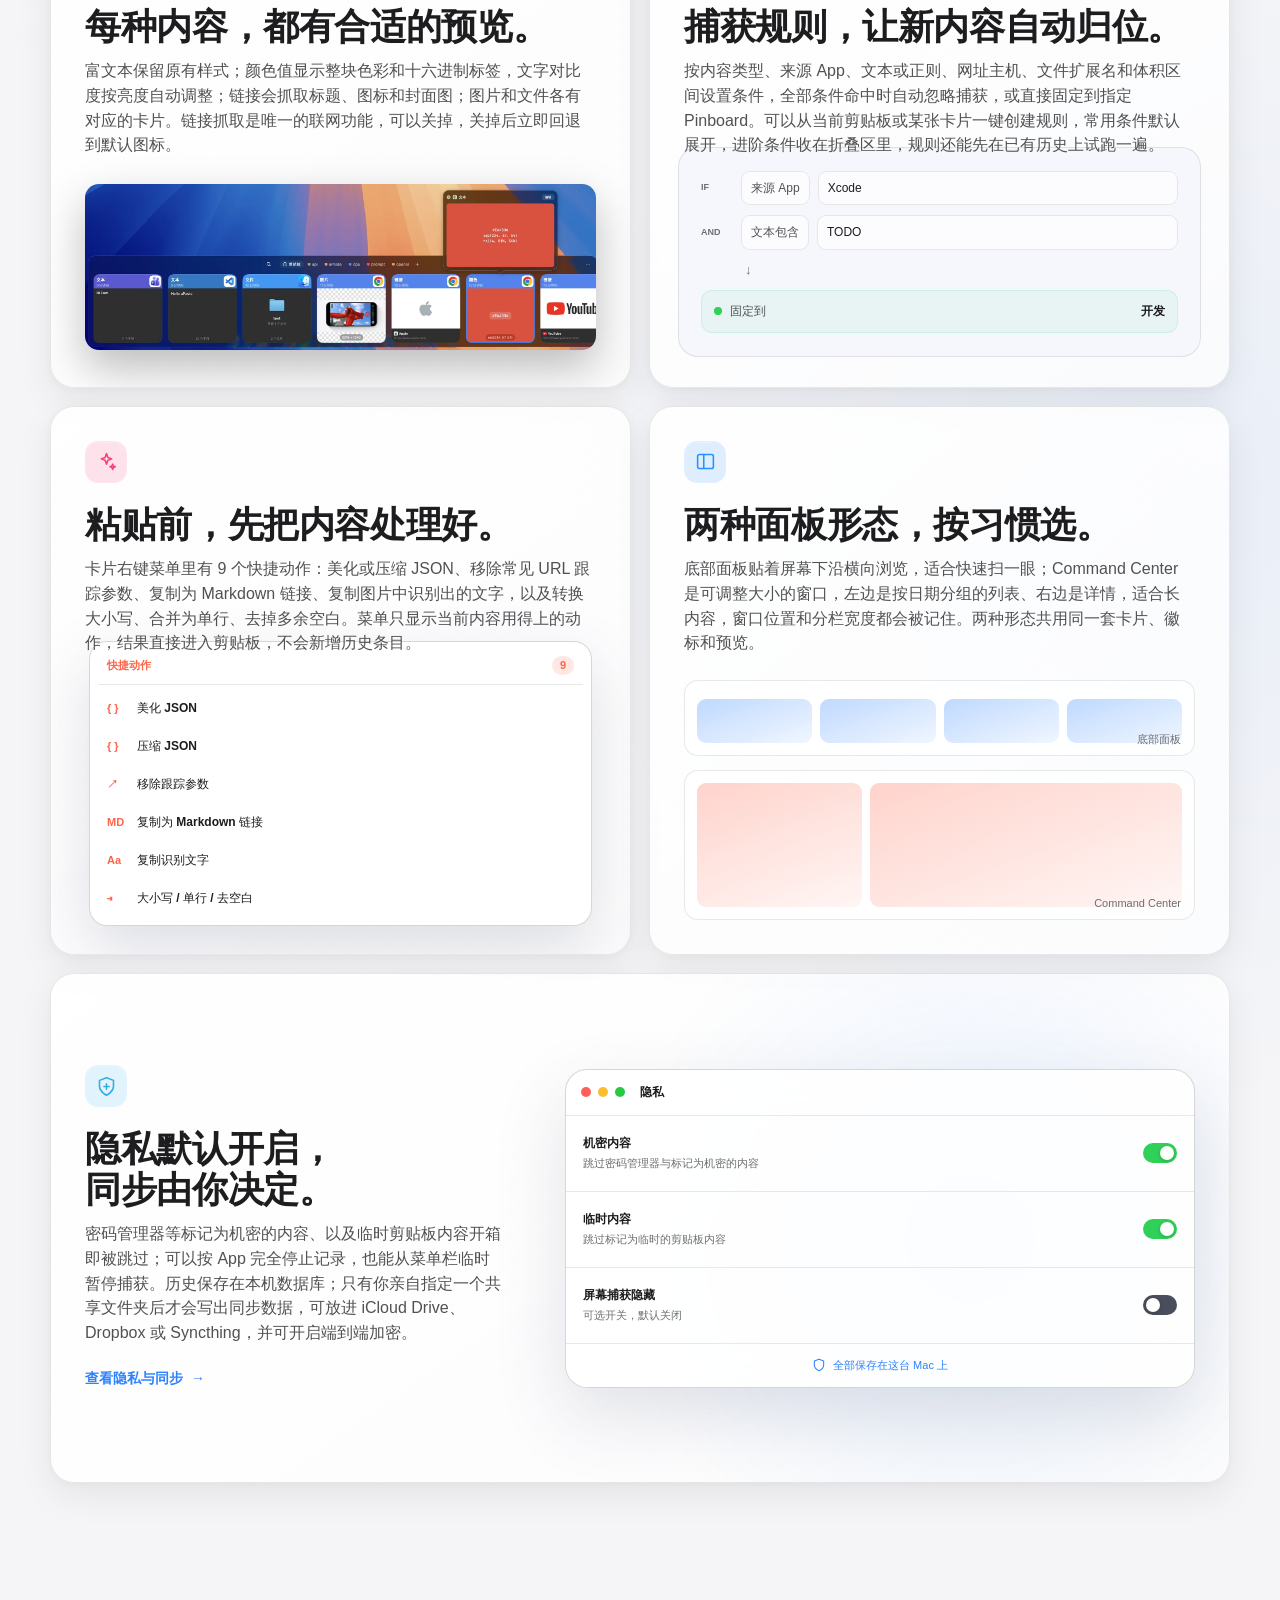
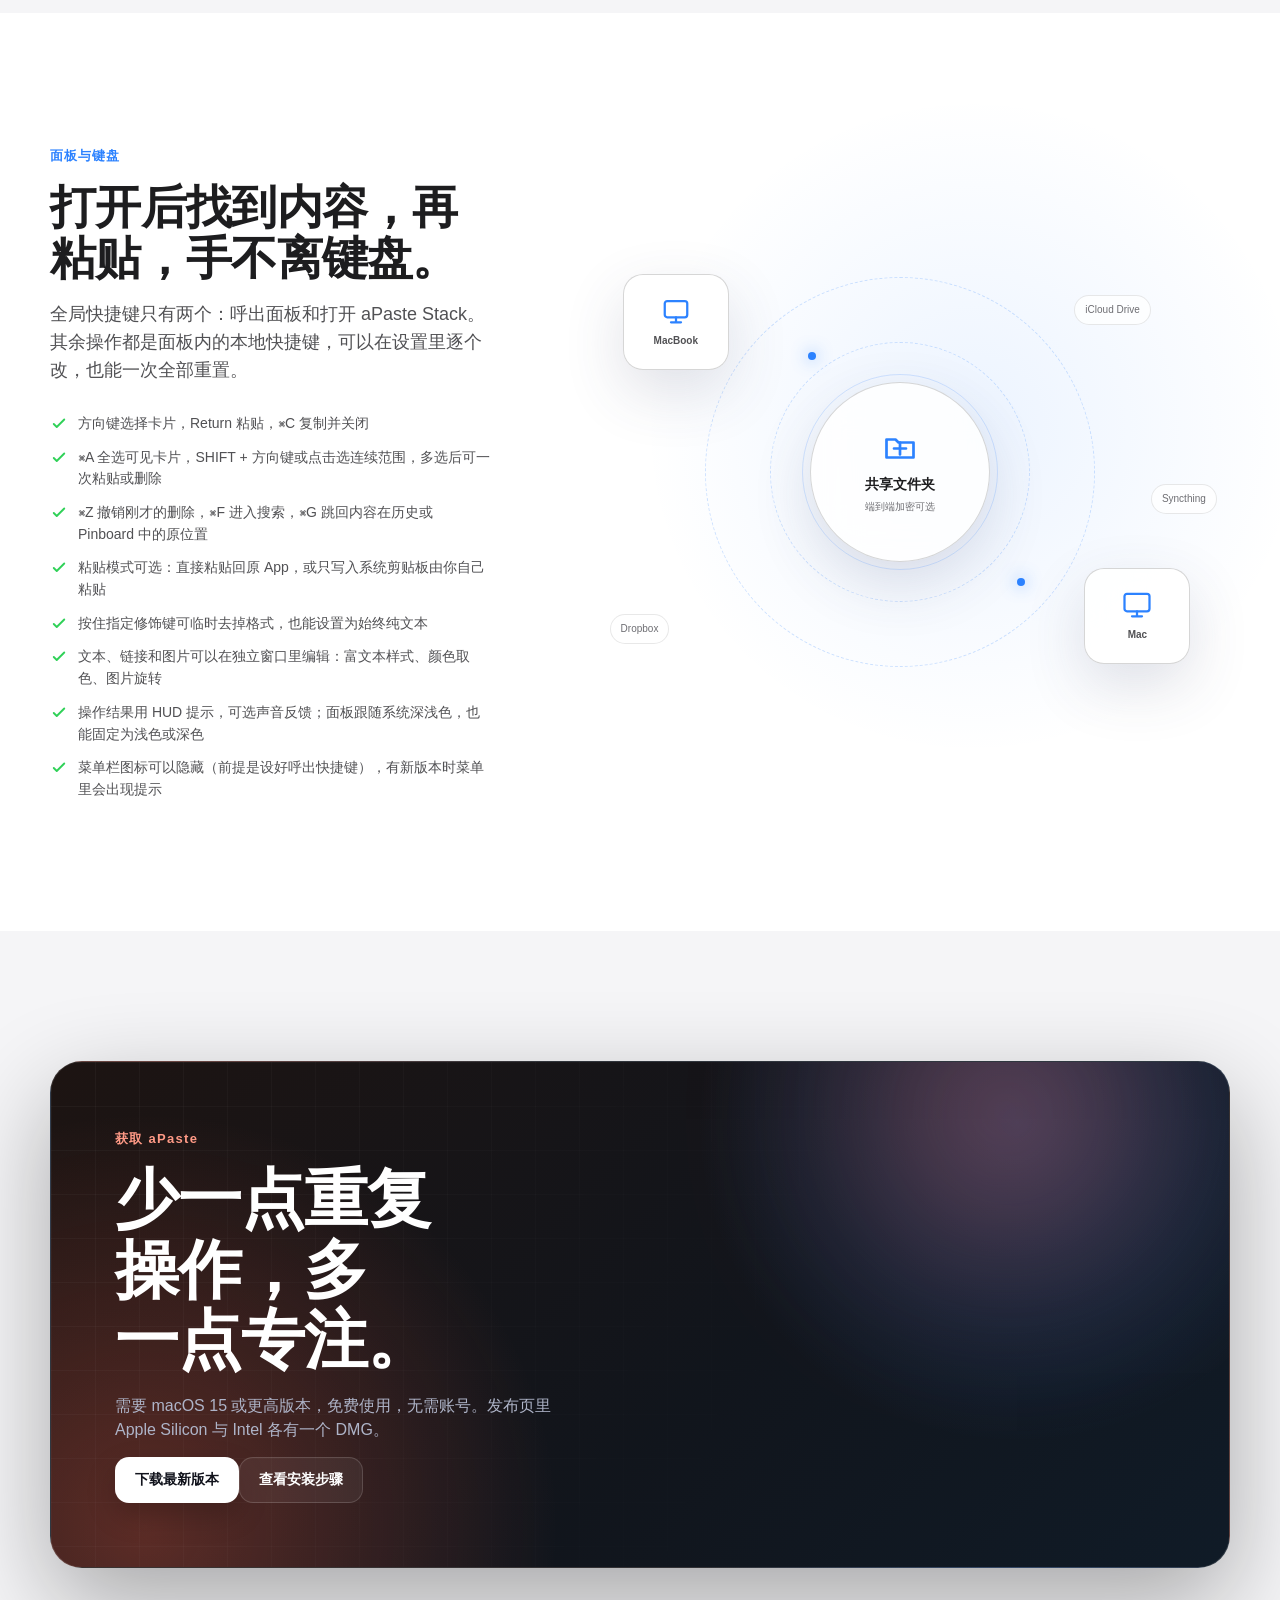
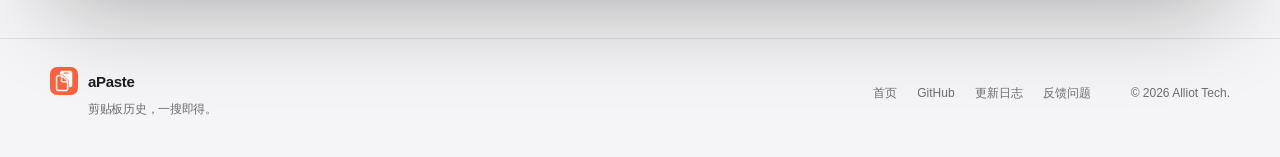
<file: features.html>
<!doctype html>
<html lang="zh-CN">
<head>
  <meta charset="utf-8">
  <meta name="viewport" content="width=device-width, initial-scale=1">
  <meta name="description" content="aPaste 功能详解：可搜索的剪贴板历史、Pinboard、aPaste Stack、内容预览、捕获规则、快捷动作、两种面板形态，以及隐私控制与可选的文件夹同步。">
  <meta name="author" content="Alliot Tech">
  <meta name="application-name" content="aPaste">
  <meta name="theme-color" id="meta-theme-light" content="#f5f5f7" media="(prefers-color-scheme: light)">
  <meta name="theme-color" id="meta-theme-dark" content="#0b0b0d" media="(prefers-color-scheme: dark)">
  <meta name="format-detection" content="telephone=no">
  <link rel="canonical" href="https://apaste.alliot.tech/features.html">
  <link rel="alternate" hreflang="zh-CN" href="https://apaste.alliot.tech/features.html">
  <link rel="alternate" hreflang="en" href="https://apaste.alliot.tech/en/features.html">
  <link rel="alternate" hreflang="x-default" href="https://apaste.alliot.tech/features.html">
  <link rel="apple-touch-icon" href="apple-touch-icon.png">
  <meta property="og:type" content="website">
  <meta property="og:site_name" content="aPaste">
  <meta property="og:url" content="https://apaste.alliot.tech/features.html">
  <meta property="og:locale" content="zh_CN">
  <meta property="og:locale:alternate" content="en_US">
  <meta property="og:title" content="aPaste 功能 — 剪贴板历史、Pinboard 与批量粘贴">
  <meta property="og:description" content="可搜索的剪贴板历史、Pinboard、aPaste Stack、捕获规则、快捷动作、隐私控制与可选的文件夹同步。">
  <meta property="og:image" content="https://apaste.alliot.tech/og-image.jpg">
  <meta property="og:image:alt" content="aPaste 在 MacBook 上运行的剪贴板管理器界面">
  <meta property="og:image:width" content="1200">
  <meta property="og:image:height" content="630">
  <meta name="twitter:card" content="summary_large_image">
  <meta name="twitter:title" content="aPaste 功能 — 剪贴板历史、Pinboard 与批量粘贴">
  <meta property="og:image:type" content="image/jpeg">
  <meta name="twitter:description" content="可搜索的剪贴板历史、Pinboard、aPaste Stack、捕获规则、快捷动作、隐私控制与可选的文件夹同步。">
  <meta name="twitter:image" content="https://apaste.alliot.tech/og-image.jpg">
  <title>aPaste 功能 — macOS 剪贴板历史、Pinboard 与批量粘贴</title>
  <link rel="icon" href="favicon.ico" sizes="any">
  <link rel="icon" href="icon-32.png" type="image/png" sizes="32x32">
  <meta name="twitter:image:alt" content="aPaste 在 MacBook 上运行的剪贴板管理器界面">
  <link rel="stylesheet" href="styles.css?v=20260907-2">
  <script type="application/ld+json">
    {
      "@context": "https://schema.org",
      "@graph": [
        {
          "@type": "WebSite",
          "@id": "https://apaste.alliot.tech/#website",
          "url": "https://apaste.alliot.tech/",
          "name": "aPaste",
          "description": "aPaste 是一款 macOS 剪贴板管理器：快速搜索剪贴板历史，用 Pinboard 保存常用内容，全键盘操作，机密与临时内容默认不记录。",
          "inLanguage": ["zh-CN", "en"],
          "publisher": { "@id": "https://apaste.alliot.tech/#organization" }
        },
        {
          "@type": "Organization",
          "@id": "https://apaste.alliot.tech/#organization",
          "name": "Alliot Tech",
          "url": "https://github.com/AlliotTech",
          "sameAs": ["https://github.com/AlliotTech"]
        },
        {
          "@type": "WebPage",
          "@id": "https://apaste.alliot.tech/features.html#webpage",
          "name": "aPaste 功能",
          "description": "aPaste 的完整功能介绍：剪贴板历史、Pinboard、aPaste Stack、内容预览、捕获规则、快捷动作、面板形态、隐私控制与文件夹同步。",
          "url": "https://apaste.alliot.tech/features.html",
          "inLanguage": "zh-CN",
          "isPartOf": { "@id": "https://apaste.alliot.tech/#website" },
          "about": {
            "@type": "SoftwareApplication",
            "name": "aPaste",
            "applicationCategory": "UtilitiesApplication",
            "operatingSystem": "macOS 15 或更高版本",
            "downloadUrl": "https://github.com/AlliotTech/aPaste/releases/latest",
            "offers": { "@type": "Offer", "price": "0", "priceCurrency": "USD" }
          }
        }
      ]
    }
  </script>
  <script>
    (function () {
      var stored = null;
      try { stored = localStorage.getItem("apaste-theme"); } catch (error) { stored = null; }
      document.documentElement.dataset.theme = stored ||
        (matchMedia("(prefers-color-scheme: light)").matches ? "light" : "dark");
      document.documentElement.classList.add("js");
    })();
  </script>
  <script src="features.js?v=20260907-3" defer></script>
</head>
<body>
  <a class="skip-link" href="#main" data-zh="跳到主要内容" data-en="Skip to main content">跳到主要内容</a>

  <header class="site-header" id="site-header">
    <div class="nav-shell">
      <a class="brand" href="index.html#top">
        <span class="brand-mark" aria-hidden="true">
          <img src="assets/apaste-logo.png" alt="" width="34" height="34">
        </span>
        <span>aPaste</span>
      </a>

      <nav class="main-nav" id="main-nav" aria-label="主导航">
        <a href="features.html" aria-current="page" data-zh="功能" data-en="Features">功能</a>
        <a href="index.html#showcase" data-zh="预览" data-en="Preview">预览</a>
        <a href="index.html#privacy" data-zh="隐私" data-en="Privacy">隐私</a>
        <a href="install.html" data-zh="安装" data-en="Install">安装</a>
        <a href="index.html#faq" data-zh="常见问题" data-en="FAQ">常见问题</a>
      </nav>

      <div class="nav-actions">
        <a class="icon-button language-toggle" id="language-toggle" href="en/features.html" hreflang="en" aria-label="Switch to English">EN</a>
        <button class="icon-button theme-toggle" id="theme-toggle" type="button" aria-label="切换外观">
          <svg class="sun-icon" viewBox="0 0 24 24" aria-hidden="true"><circle cx="12" cy="12" r="4"/><path d="M12 2v2M12 20v2M4.93 4.93l1.42 1.42M17.66 17.66l1.41 1.41M2 12h2M20 12h2M4.93 19.07l1.42-1.42M17.66 6.34l1.41-1.41"/></svg>
          <svg class="moon-icon" viewBox="0 0 24 24" aria-hidden="true"><path d="M21 12.79A9 9 0 1 1 11.21 3 7 7 0 0 0 21 12.79Z"/></svg>
        </button>
        <a class="nav-download" href="https://github.com/AlliotTech/aPaste/releases/latest" data-zh="下载 aPaste" data-en="Get aPaste">下载 aPaste</a>
        <button class="icon-button nav-toggle" id="nav-toggle" type="button" aria-expanded="false" aria-controls="mobile-nav" aria-label="打开菜单">
          <svg class="menu-open-icon" viewBox="0 0 24 24" aria-hidden="true"><path d="M4 7h16M4 12h16M4 17h16"/></svg>
          <svg class="menu-close-icon" viewBox="0 0 24 24" aria-hidden="true"><path d="M6 6l12 12M18 6 6 18"/></svg>
        </button>
      </div>
    </div>

    <div class="mobile-nav" id="mobile-nav" hidden>
      <nav aria-label="移动端导航">
        <a href="features.html" data-zh="功能" data-en="Features">功能</a>
        <a href="index.html#showcase" data-zh="预览" data-en="Preview">预览</a>
        <a href="index.html#privacy" data-zh="隐私" data-en="Privacy">隐私</a>
        <a href="install.html" data-zh="安装" data-en="Install">安装</a>
        <a href="index.html#faq" data-zh="常见问题" data-en="FAQ">常见问题</a>
        <a href="index.html#download" data-zh="下载" data-en="Download">下载</a>
      </nav>
      <a class="button button-primary mobile-nav-cta" href="https://github.com/AlliotTech/aPaste/releases/latest">
        <span data-zh="下载 aPaste" data-en="Download aPaste">下载 aPaste</span>
      </a>
    </div>
  </header>

  <main id="main">
    <section class="section features-section" id="features">
      <div class="container">
        <div class="section-heading centered reveal">
          <span class="section-kicker" data-zh="功能一览" data-en="All features">功能一览</span>
          <h1 data-zh="把复制过的内容，变成自己的工具箱。" data-en="Everything you copy, within reach.">把复制过的内容，变成自己的工具箱。</h1>
          <p data-zh="从自动记录到精准搜索，从常用内容到批量粘贴。下面是 aPaste 目前提供的全部能力。" data-en="From automatic capture to precise search, from reusable snippets to batch pasting. Here is everything aPaste does today.">从自动记录到精准搜索，从常用内容到批量粘贴。下面是 aPaste 目前提供的全部能力。</p>
        </div>

        <div class="bento-grid">
          <article class="bento-card bento-wide search-card reveal">
            <div class="card-copy">
              <span class="feature-icon feature-icon-blue" aria-hidden="true"><svg viewBox="0 0 24 24"><circle cx="11" cy="11" r="7"/><path d="m20 20-4-4"/></svg></span>
              <h3 data-zh="剪贴板历史，输入即可搜索。" data-en="Clipboard history you can actually search.">剪贴板历史，输入即可搜索。</h3>
              <p data-zh="任何 App 复制的文本、链接、图片和文件都会自动进入历史，相同内容只保留一条。按关键词搜索，或用 type: / date: / app: 按内容类型、日期和来源 App 筛选，筛选条件会变成搜索框里的标签。开启图片文字识别后，图里的文字也参与搜索，识别结果只保存在本机。" data-en="Text, links, images, and files copied in any app are captured automatically, and identical content stays a single row. Search by keyword, or filter with type: / date: / app: tokens that turn into pills in the search field. Turn on image text recognition and text inside images becomes searchable too, stored only on this Mac.">任何 App 复制的文本、链接、图片和文件都会自动进入历史，相同内容只保留一条。按关键词搜索，或用 type: / date: / app: 按内容类型、日期和来源 App 筛选，筛选条件会变成搜索框里的标签。开启图片文字识别后，图里的文字也参与搜索，识别结果只保存在本机。</p>
            </div>
            <div class="panel-visual" aria-hidden="true">
              <img id="panel-image" src="assets/panel-cards-dark.webp" data-src-dark="assets/panel-cards-dark.webp" data-src-light="assets/panel-cards-light.webp" width="1800" height="324" alt="" loading="lazy" decoding="async">
            </div>
          </article>

          <article class="bento-card pinboard-card reveal">
            <div class="card-copy">
              <span class="feature-icon feature-icon-violet" aria-hidden="true"><svg viewBox="0 0 24 24"><path d="M7 4h10v16l-5-3-5 3Z"/></svg></span>
              <h3 data-zh="Pinboard：常用内容不会被清理。" data-en="Pinboards: reusable content that never expires.">Pinboard：常用内容不会被清理。</h3>
              <p data-zh="创建带颜色的 Pinboard，把代码片段、地址和回复模板固定进去。支持右键固定、在 Pinboard 之间移动，也可以把卡片直接拖到标签上。历史按天数或条数自动清理时，Pinboard 里的内容始终保留。面板内用快捷键切换上一个 / 下一个 Pinboard。" data-en="Create colored Pinboards for snippets, addresses, and reply templates. Pin from the context menu, move items between boards, or drag a card onto a board tab. Retention cleanup by age or count never touches pinned items. In-panel shortcuts cycle to the previous or next board.">创建带颜色的 Pinboard，把代码片段、地址和回复模板固定进去。支持右键固定、在 Pinboard 之间移动，也可以把卡片直接拖到标签上。历史按天数或条数自动清理时，Pinboard 里的内容始终保留。面板内用快捷键切换上一个 / 下一个 Pinboard。</p>
            </div>
            <div class="pinboard-stack" aria-hidden="true">
              <div class="pin-card pin-orange"><span data-zh="接口" data-en="API">接口</span><strong>Authorization</strong><small>Bearer ••••••••</small></div>
              <div class="pin-card pin-blue"><span data-zh="客服" data-en="Support">客服</span><strong data-zh="感谢反馈，已收到" data-en="Thanks, we got it">感谢反馈，已收到</strong><small data-zh="回复模板" data-en="Reply template">回复模板</small></div>
              <div class="pin-card pin-pink"><span data-zh="品牌" data-en="Brand">品牌</span><strong>#6C5CE7</strong><small data-zh="主色紫" data-en="Primary purple">主色紫</small></div>
            </div>
          </article>

          <article class="bento-card stack-card reveal">
            <div class="card-copy">
              <span class="feature-icon feature-icon-orange" aria-hidden="true"><svg viewBox="0 0 24 24"><rect x="4" y="4" width="16" height="6" rx="2"/><rect x="4" y="14" width="16" height="6" rx="2"/></svg></span>
              <h3 data-zh="aPaste Stack：攒一批，再依次粘贴。" data-en="aPaste Stack: collect a batch, paste in order.">aPaste Stack：攒一批，再依次粘贴。</h3>
              <p data-zh="用全局快捷键打开 Stack，然后连续复制多条内容。收集期间即使复制了相同的内容，也会各自成为一条，再按顺序逐条粘贴出去。填表、整理表格和搬运数据时，不用在窗口之间来回切换。" data-en="Open Stack with a global shortcut, then keep copying. While it collects, even repeated copies of identical content become separate rows, so you can paste them out one by one in order. No window juggling while filling forms or moving data.">用全局快捷键打开 Stack，然后连续复制多条内容。收集期间即使复制了相同的内容，也会各自成为一条，再按顺序逐条粘贴出去。填表、整理表格和搬运数据时，不用在窗口之间来回切换。</p>
            </div>
            <div class="stack-visual" aria-hidden="true">
              <div class="stack-chip"><em>1</em><strong data-zh="张三" data-en="Jane Doe">张三</strong></div>
              <div class="stack-chip"><em>2</em><strong>13800000000</strong></div>
              <div class="stack-chip"><em>3</em><strong>zhangsan@example.com</strong></div>
              <div class="stack-hint"><kbd>⌘</kbd><kbd>⇧</kbd><kbd>C</kbd></div>
            </div>
          </article>

          <article class="bento-card preview-card reveal">
            <div class="card-copy">
              <span class="feature-icon feature-icon-cyan" aria-hidden="true"><svg viewBox="0 0 24 24"><path d="M3 5h18v14H3Z"/><path d="m3 15 5-5 4 4 3-3 6 6"/><circle cx="16.5" cy="8.5" r="1.5"/></svg></span>
              <h3 data-zh="每种内容，都有合适的预览。" data-en="A purpose-built preview for every type.">每种内容，都有合适的预览。</h3>
              <p data-zh="富文本保留原有样式；颜色值显示整块色彩和十六进制标签，文字对比度按亮度自动调整；链接会抓取标题、图标和封面图；图片和文件各有对应的卡片。链接抓取是唯一的联网功能，可以关掉，关掉后立即回退到默认图标。" data-en="Rich text keeps its styling. Color values fill the card with a swatch and hex label, with text contrast picked by luminance. Links fetch title, icon, and cover image. Images and files get their own cards. Link fetching is the only network feature and can be switched off, falling back to a default icon immediately.">富文本保留原有样式；颜色值显示整块色彩和十六进制标签，文字对比度按亮度自动调整；链接会抓取标题、图标和封面图；图片和文件各有对应的卡片。链接抓取是唯一的联网功能，可以关掉，关掉后立即回退到默认图标。</p>
            </div>
            <div class="preview-window" aria-hidden="true">
              <img src="assets/showcase-color-dark.webp" width="1800" height="585" alt="" loading="lazy" decoding="async">
            </div>
          </article>

          <article class="bento-card rules-card reveal">
            <div class="card-copy">
              <span class="feature-icon feature-icon-green" aria-hidden="true"><svg viewBox="0 0 24 24"><path d="M4 6h16M7 12h10M10 18h4"/><circle cx="8" cy="6" r="2"/><circle cx="15" cy="12" r="2"/><circle cx="12" cy="18" r="2"/></svg></span>
              <h3 data-zh="捕获规则，让新内容自动归位。" data-en="Capture rules that file new content for you.">捕获规则，让新内容自动归位。</h3>
              <p data-zh="按内容类型、来源 App、文本或正则、网址主机、文件扩展名和体积区间设置条件，全部条件命中时自动忽略捕获，或直接固定到指定 Pinboard。可以从当前剪贴板或某张卡片一键创建规则，常用条件默认展开，进阶条件收在折叠区里，规则还能先在已有历史上试跑一遍。" data-en="Match on content type, source app, text or regex, URL host, file extension, and size range. When every condition matches, the item is ignored or pinned to a board automatically. Create a rule from the current clipboard or an existing card, keep common conditions visible with advanced ones tucked away, and test a rule against existing history before saving.">按内容类型、来源 App、文本或正则、网址主机、文件扩展名和体积区间设置条件，全部条件命中时自动忽略捕获，或直接固定到指定 Pinboard。可以从当前剪贴板或某张卡片一键创建规则，常用条件默认展开，进阶条件收在折叠区里，规则还能先在已有历史上试跑一遍。</p>
            </div>
            <div class="rule-builder" aria-hidden="true">
              <div class="rule-row"><span class="rule-label">IF</span><span class="rule-chip" data-zh="来源 App" data-en="Source app">来源 App</span><span class="rule-value">Xcode</span></div>
              <div class="rule-row"><span class="rule-label">AND</span><span class="rule-chip" data-zh="文本包含" data-en="Text contains">文本包含</span><span class="rule-value">TODO</span></div>
              <div class="rule-arrow" aria-hidden="true">↓</div>
              <div class="rule-result"><span class="rule-pin"></span><span data-zh="固定到" data-en="Pin to">固定到</span><strong data-zh="开发" data-en="Dev">开发</strong></div>
            </div>
          </article>

          <article class="bento-card actions-card reveal">
            <div class="card-copy">
              <span class="feature-icon feature-icon-pink" aria-hidden="true"><svg viewBox="0 0 24 24"><path d="m12 3 1.6 4.4L18 9l-4.4 1.6L12 15l-1.6-4.4L6 9l4.4-1.6Z"/><path d="m19 15 .8 2.2L22 18l-2.2.8L19 21l-.8-2.2L16 18l2.2-.8Z"/></svg></span>
              <h3 data-zh="粘贴前，先把内容处理好。" data-en="Clean the content up before you paste it.">粘贴前，先把内容处理好。</h3>
              <p data-zh="卡片右键菜单里有 9 个快捷动作：美化或压缩 JSON、移除常见 URL 跟踪参数、复制为 Markdown 链接、复制图片中识别出的文字，以及转换大小写、合并为单行、去掉多余空白。菜单只显示当前内容用得上的动作，结果直接进入剪贴板，不会新增历史条目。" data-en="Nine quick actions live in the card's context menu: pretty-print or minify JSON, strip common URL tracking parameters, copy as a Markdown link, copy text recognized in an image, and transform case, join to one line, or trim whitespace. Only applicable actions appear, and the result goes straight to the clipboard without adding a history row.">卡片右键菜单里有 9 个快捷动作：美化或压缩 JSON、移除常见 URL 跟踪参数、复制为 Markdown 链接、复制图片中识别出的文字，以及转换大小写、合并为单行、去掉多余空白。菜单只显示当前内容用得上的动作，结果直接进入剪贴板，不会新增历史条目。</p>
            </div>
            <div class="action-menu" aria-hidden="true">
              <div class="action-menu-header"><span data-zh="快捷动作" data-en="Quick actions">快捷动作</span><em>9</em></div>
              <div><span>{ }</span><strong data-zh="美化 JSON" data-en="Pretty-print JSON">美化 JSON</strong></div>
              <div><span>{ }</span><strong data-zh="压缩 JSON" data-en="Minify JSON">压缩 JSON</strong></div>
              <div><span>↗</span><strong data-zh="移除跟踪参数" data-en="Remove tracking parameters">移除跟踪参数</strong></div>
              <div><span>MD</span><strong data-zh="复制为 Markdown 链接" data-en="Copy as Markdown link">复制为 Markdown 链接</strong></div>
              <div><span>Aa</span><strong data-zh="复制识别文字" data-en="Copy recognized text">复制识别文字</strong></div>
              <div><span>⇥</span><strong data-zh="大小写 / 单行 / 去空白" data-en="Case / one line / trim">大小写 / 单行 / 去空白</strong></div>
            </div>
          </article>

          <article class="bento-card layout-card reveal">
            <div class="card-copy">
              <span class="feature-icon feature-icon-blue" aria-hidden="true"><svg viewBox="0 0 24 24"><rect x="3" y="4" width="18" height="16" rx="2"/><path d="M10 4v16"/></svg></span>
              <h3 data-zh="两种面板形态，按习惯选。" data-en="Two panel layouts, your pick.">两种面板形态，按习惯选。</h3>
              <p data-zh="底部面板贴着屏幕下沿横向浏览，适合快速扫一眼；Command Center 是可调整大小的窗口，左边是按日期分组的列表、右边是详情，适合长内容，窗口位置和分栏宽度都会被记住。两种形态共用同一套卡片、徽标和预览。" data-en="The bottom panel hugs the screen edge for quick horizontal scanning. Command Center is a resizable window with a date-grouped list on the left and details on the right, remembering both its frame and split width. Both layouts share the same cards, badges, and previews.">底部面板贴着屏幕下沿横向浏览，适合快速扫一眼；Command Center 是可调整大小的窗口，左边是按日期分组的列表、右边是详情，适合长内容，窗口位置和分栏宽度都会被记住。两种形态共用同一套卡片、徽标和预览。</p>
            </div>
            <div class="layout-visual" aria-hidden="true">
              <div class="layout-mock layout-mock-bottom"><span></span><span></span><span></span><span></span><em data-zh="底部面板" data-en="Bottom panel">底部面板</em></div>
              <div class="layout-mock layout-mock-center"><i></i><b></b><em data-zh="Command Center" data-en="Command Center">Command Center</em></div>
            </div>
          </article>

          <article class="bento-card bento-wide privacy-card reveal">
            <div class="privacy-copy card-copy">
              <span class="feature-icon feature-icon-cyan" aria-hidden="true"><svg viewBox="0 0 24 24"><path d="M12 22s8-4 8-10V5l-8-3-8 3v7c0 6 8 10 8 10Z"/><path d="M9 12h6M12 9v6"/></svg></span>
              <h3 data-zh="隐私默认开启，同步由你决定。" data-en="Private by default, synced only if you say so.">隐私默认开启，同步由你决定。</h3>
              <p data-zh="密码管理器等标记为机密的内容、以及临时剪贴板内容开箱即被跳过；可以按 App 完全停止记录，也能从菜单栏临时暂停捕获。历史保存在本机数据库；只有你亲自指定一个共享文件夹后才会写出同步数据，可放进 iCloud Drive、Dropbox 或 Syncthing，并可开启端到端加密。" data-en="Content marked confidential by password managers and transient clipboard data are skipped out of the box. Ignore specific apps entirely, or pause capture from the menu bar. History lives in a local database, and sync data is only written after you pick a shared folder — iCloud Drive, Dropbox, or Syncthing — with optional end-to-end encryption.">密码管理器等标记为机密的内容、以及临时剪贴板内容开箱即被跳过；可以按 App 完全停止记录，也能从菜单栏临时暂停捕获。历史保存在本机数据库；只有你亲自指定一个共享文件夹后才会写出同步数据，可放进 iCloud Drive、Dropbox 或 Syncthing，并可开启端到端加密。</p>
              <a href="index.html#privacy" class="text-link"><span data-zh="查看隐私与同步" data-en="See privacy and sync">查看隐私与同步</span><span aria-hidden="true">→</span></a>
            </div>
            <div class="privacy-console" aria-hidden="true">
              <div class="console-top"><span></span><span></span><span></span><strong data-zh="隐私" data-en="Privacy">隐私</strong></div>
              <div class="console-row"><span><b data-zh="机密内容" data-en="Confidential content">机密内容</b><small data-zh="跳过密码管理器与标记为机密的内容" data-en="Skip password managers and concealed data">跳过密码管理器与标记为机密的内容</small></span><i class="toggle-on"></i></div>
              <div class="console-row"><span><b data-zh="临时内容" data-en="Transient content">临时内容</b><small data-zh="跳过标记为临时的剪贴板内容" data-en="Skip clipboard items marked temporary">跳过标记为临时的剪贴板内容</small></span><i class="toggle-on"></i></div>
              <div class="console-row"><span><b data-zh="屏幕捕获隐藏" data-en="Hide from screen capture">屏幕捕获隐藏</b><small data-zh="可选开关，默认关闭" data-en="Optional switch, off by default">可选开关，默认关闭</small></span><i class="toggle-off"></i></div>
              <div class="console-note"><svg viewBox="0 0 24 24"><path d="M12 22s8-4 8-10V5l-8-3-8 3v7c0 6 8 10 8 10Z"/></svg><span data-zh="全部保存在这台 Mac 上" data-en="Everything stays on this Mac">全部保存在这台 Mac 上</span></div>
            </div>
          </article>
        </div>
      </div>
    </section>

    <section class="section privacy-section">
      <div class="container privacy-layout">
        <div class="privacy-story reveal">
          <span class="section-kicker" data-zh="面板与键盘" data-en="Panel and keyboard">面板与键盘</span>
          <h2 data-zh="打开后找到内容，再粘贴，手不离键盘。" data-en="Open, find, paste, without leaving the keyboard.">打开后找到内容，再粘贴，手不离键盘。</h2>
          <p data-zh="全局快捷键只有两个：呼出面板和打开 aPaste Stack。其余操作都是面板内的本地快捷键，可以在设置里逐个改，也能一次全部重置。" data-en="Only two shortcuts are registered globally: open the panel and start aPaste Stack. Everything else is a local in-panel shortcut you can remap individually or reset all at once.">全局快捷键只有两个：呼出面板和打开 aPaste Stack。其余操作都是面板内的本地快捷键，可以在设置里逐个改，也能一次全部重置。</p>
          <ul class="check-list">
            <li><svg viewBox="0 0 24 24"><path d="m5 12 4 4L19 6"/></svg><span data-zh="方向键选择卡片，Return 粘贴，⌘C 复制并关闭" data-en="Arrow keys to select, Return to paste, ⌘C to copy and close">方向键选择卡片，Return 粘贴，⌘C 复制并关闭</span></li>
            <li><svg viewBox="0 0 24 24"><path d="m5 12 4 4L19 6"/></svg><span data-zh="⌘A 全选可见卡片，SHIFT + 方向键或点击选连续范围，多选后可一次粘贴或删除" data-en="⌘A selects visible cards, SHIFT with arrows or click extends a range, then paste or delete the whole selection at once">⌘A 全选可见卡片，SHIFT + 方向键或点击选连续范围，多选后可一次粘贴或删除</span></li>
            <li><svg viewBox="0 0 24 24"><path d="m5 12 4 4L19 6"/></svg><span data-zh="⌘Z 撤销刚才的删除，⌘F 进入搜索，⌘G 跳回内容在历史或 Pinboard 中的原位置" data-en="⌘Z undoes the last delete, ⌘F enters search, ⌘G jumps a result back to its place in history or its Pinboard">⌘Z 撤销刚才的删除，⌘F 进入搜索，⌘G 跳回内容在历史或 Pinboard 中的原位置</span></li>
            <li><svg viewBox="0 0 24 24"><path d="m5 12 4 4L19 6"/></svg><span data-zh="粘贴模式可选：直接粘贴回原 App，或只写入系统剪贴板由你自己粘贴" data-en="Choose a paste mode: send it straight back to the previous app, or only write to the system clipboard and paste yourself">粘贴模式可选：直接粘贴回原 App，或只写入系统剪贴板由你自己粘贴</span></li>
            <li><svg viewBox="0 0 24 24"><path d="m5 12 4 4L19 6"/></svg><span data-zh="按住指定修饰键可临时去掉格式，也能设置为始终纯文本" data-en="Hold a modifier to strip formatting for one paste, or switch to always plain text">按住指定修饰键可临时去掉格式，也能设置为始终纯文本</span></li>
            <li><svg viewBox="0 0 24 24"><path d="m5 12 4 4L19 6"/></svg><span data-zh="文本、链接和图片可以在独立窗口里编辑：富文本样式、颜色取色、图片旋转" data-en="Text, links, and images open in a dedicated editor: rich text styling, a color picker, and image rotation">文本、链接和图片可以在独立窗口里编辑：富文本样式、颜色取色、图片旋转</span></li>
            <li><svg viewBox="0 0 24 24"><path d="m5 12 4 4L19 6"/></svg><span data-zh="操作结果用 HUD 提示，可选声音反馈；面板跟随系统深浅色，也能固定为浅色或深色" data-en="Actions confirm with a HUD and optional sound. The panel follows the system appearance, or you can pin it to light or dark">操作结果用 HUD 提示，可选声音反馈；面板跟随系统深浅色，也能固定为浅色或深色</span></li>
            <li><svg viewBox="0 0 24 24"><path d="m5 12 4 4L19 6"/></svg><span data-zh="菜单栏图标可以隐藏（前提是设好呼出快捷键），有新版本时菜单里会出现提示" data-en="The menu bar icon can be hidden once a toggle shortcut is set, and a new release shows up as an entry in that menu">菜单栏图标可以隐藏（前提是设好呼出快捷键），有新版本时菜单里会出现提示</span></li>
          </ul>
        </div>

        <div class="sync-visual reveal" aria-hidden="true">
          <div class="sync-orbit orbit-one"></div>
          <div class="sync-orbit orbit-two"></div>
          <div class="device device-mac"><svg viewBox="0 0 24 24"><rect x="3" y="4" width="18" height="13" rx="2"/><path d="M8 21h8M12 17v4"/></svg><span>MacBook</span></div>
          <div class="device device-imac"><svg viewBox="0 0 24 24"><rect x="2" y="3" width="20" height="14" rx="2"/><path d="M8 21h8M12 17v4"/></svg><span>Mac</span></div>
          <div class="sync-core"><svg viewBox="0 0 24 24"><path d="M3 7h6l2 2h10v10H3Z"/><path d="M8 13h8M12 9v8"/></svg><strong data-zh="共享文件夹" data-en="Shared folder">共享文件夹</strong><small data-zh="端到端加密可选" data-en="Optional encryption">端到端加密可选</small></div>
          <div class="sync-pulse pulse-one"></div>
          <div class="sync-pulse pulse-two"></div>
          <span class="provider provider-one">iCloud Drive</span>
          <span class="provider provider-two">Dropbox</span>
          <span class="provider provider-three">Syncthing</span>
        </div>
      </div>
    </section>

    <section class="section download-section" id="download">
      <div class="container">
        <div class="download-card reveal">
          <div class="download-glow" aria-hidden="true"></div>
          <div class="download-copy">
            <span class="section-kicker" data-zh="获取 aPaste" data-en="Get aPaste">获取 aPaste</span>
            <h2 data-zh="少一点重复操作，多一点专注。" data-en="Less repetitive work. More focus.">少一点重复操作，多一点专注。</h2>
            <p data-zh="需要 macOS 15 或更高版本，免费使用，无需账号。发布页里 Apple Silicon 与 Intel 各有一个 DMG。" data-en="Requires macOS 15 or later. Free to use, no account. The releases page has one DMG for Apple Silicon and one for Intel.">需要 macOS 15 或更高版本，免费使用，无需账号。发布页里 Apple Silicon 与 Intel 各有一个 DMG。</p>
            <div class="download-buttons">
              <a class="button button-primary button-light" href="https://github.com/AlliotTech/aPaste/releases/latest"><span data-zh="下载最新版本" data-en="Download the latest release">下载最新版本</span></a>
              <a class="button button-ghost" href="install.html"><span data-zh="查看安装步骤" data-en="See install steps">查看安装步骤</span></a>
            </div>
          </div>
        </div>
      </div>
    </section>
  </main>

  <footer class="site-footer">
    <div class="container footer-content">
      <div class="footer-brand"><img src="assets/apaste-logo.png" width="28" height="28" alt=""><span>aPaste</span><small data-zh="剪贴板历史，一搜即得。" data-en="Clipboard history, one search away.">剪贴板历史，一搜即得。</small></div>
      <div class="footer-links">
        <a href="index.html" data-zh="首页" data-en="Home">首页</a>
        <a href="https://github.com/AlliotTech/aPaste" target="_blank" rel="noreferrer">GitHub</a>
        <a href="https://github.com/AlliotTech/aPaste/releases" target="_blank" rel="noreferrer" data-zh="更新日志" data-en="Changelog">更新日志</a>
        <a href="https://github.com/AlliotTech/aPaste/issues" target="_blank" rel="noreferrer" data-zh="反馈问题" data-en="Report an issue">反馈问题</a>
      </div>
      <p>© 2026 Alliot Tech.</p>
    </div>
  </footer>
</body>
</html>
</file>
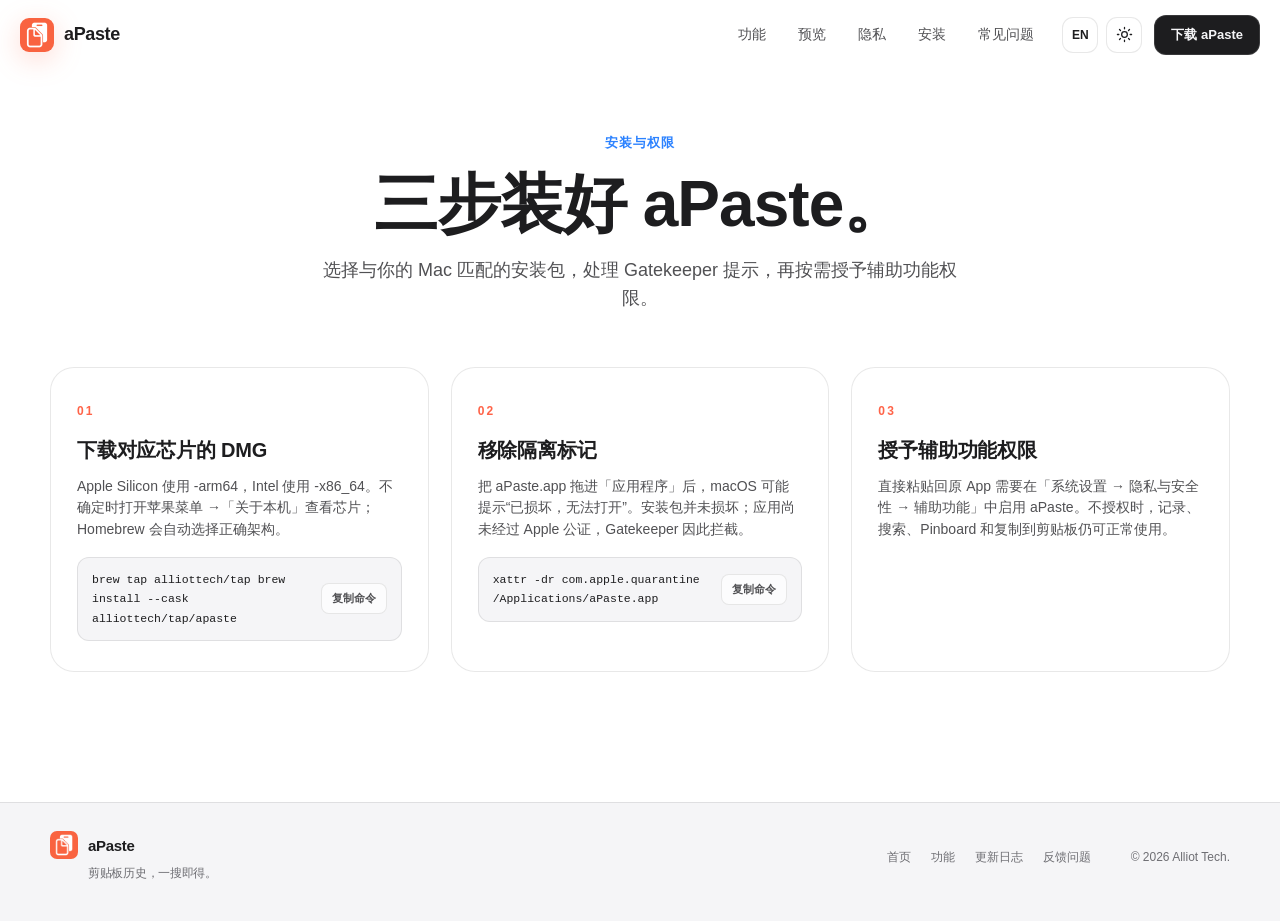
<file: install.html>
<!doctype html>
<html lang="zh-CN">
<head>
  <meta charset="utf-8">
  <meta name="viewport" content="width=device-width, initial-scale=1">
  <meta name="description" content="aPaste macOS 安装指南：选择 Apple Silicon 或 Intel 安装包，使用 Homebrew 安装，处理“已损坏，无法打开”提示，并授予辅助功能权限。">
  <meta name="author" content="Alliot Tech">
  <meta name="application-name" content="aPaste">
  <meta name="theme-color" id="meta-theme-light" content="#f5f5f7" media="(prefers-color-scheme: light)">
  <meta name="theme-color" id="meta-theme-dark" content="#0b0b0d" media="(prefers-color-scheme: dark)">
  <meta name="format-detection" content="telephone=no">
  <link rel="canonical" href="https://apaste.alliot.tech/install.html">
  <link rel="alternate" hreflang="zh-CN" href="https://apaste.alliot.tech/install.html">
  <link rel="alternate" hreflang="en" href="https://apaste.alliot.tech/en/install.html">
  <link rel="alternate" hreflang="x-default" href="https://apaste.alliot.tech/install.html">
  <link rel="apple-touch-icon" href="apple-touch-icon.png">
  <meta property="og:type" content="article">
  <meta property="og:site_name" content="aPaste">
  <meta property="og:url" content="https://apaste.alliot.tech/install.html">
  <meta property="og:locale" content="zh_CN">
  <meta property="og:locale:alternate" content="en_US">
  <meta property="og:title" content="安装 aPaste — macOS 安装与权限指南">
  <meta property="og:description" content="下载正确的 DMG，处理 Gatekeeper 提示，并完成辅助功能权限设置。">
  <meta property="og:image" content="https://apaste.alliot.tech/og-image.jpg">
  <meta property="og:image:alt" content="aPaste 在 MacBook 上运行的剪贴板管理器界面">
  <meta property="og:image:width" content="1200">
  <meta property="og:image:height" content="630">
  <meta property="og:image:type" content="image/jpeg">
  <meta name="twitter:card" content="summary_large_image">
  <meta name="twitter:title" content="安装 aPaste — macOS 安装与权限指南">
  <meta name="twitter:description" content="下载正确的 DMG，处理 Gatekeeper 提示，并完成辅助功能权限设置。">
  <meta name="twitter:image" content="https://apaste.alliot.tech/og-image.jpg">
  <meta name="twitter:image:alt" content="aPaste 在 MacBook 上运行的剪贴板管理器界面">
  <title>安装 aPaste — macOS 安装与权限指南</title>
  <link rel="icon" href="favicon.ico" sizes="any">
  <link rel="icon" href="icon-32.png" type="image/png" sizes="32x32">
  <link rel="stylesheet" href="styles.css?v=20260907-2">
  <script type="application/ld+json">
    {"@context":"https://schema.org","@type":"HowTo","name":"安装 aPaste","description":"在 macOS 上下载、安装并授权 aPaste。","inLanguage":"zh-CN","url":"https://apaste.alliot.tech/install.html","step":[{"@type":"HowToStep","name":"下载对应芯片的 DMG"},{"@type":"HowToStep","name":"移除隔离标记"},{"@type":"HowToStep","name":"授予辅助功能权限"}]}
  </script>
  <script>(function(){var stored=null;try{stored=localStorage.getItem("apaste-theme")}catch(error){}document.documentElement.dataset.theme=stored||(matchMedia("(prefers-color-scheme: light)").matches?"light":"dark");document.documentElement.classList.add("js")})();</script>
  <script src="features.js?v=20260907-3" defer></script>
</head><body data-page="install">
  <a class="skip-link" href="#main" data-zh="跳到主要内容" data-en="Skip to main content">跳到主要内容</a>
  <header class="site-header" id="site-header"><div class="nav-shell">
    <a class="brand" href="index.html#top"><span class="brand-mark" aria-hidden="true"><img src="assets/apaste-logo.png" alt="" width="34" height="34"></span><span>aPaste</span></a>
    <nav class="main-nav" aria-label="主导航"><a href="features.html" data-zh="功能" data-en="Features">功能</a><a href="index.html#showcase" data-zh="预览" data-en="Preview">预览</a><a href="index.html#privacy" data-zh="隐私" data-en="Privacy">隐私</a><a href="install.html" aria-current="page" data-zh="安装" data-en="Install">安装</a><a href="index.html#faq" data-zh="常见问题" data-en="FAQ">常见问题</a></nav>
    <div class="nav-actions"><a class="icon-button language-toggle" id="language-toggle" href="en/install.html" hreflang="en" aria-label="Switch to English">EN</a><button class="icon-button theme-toggle" id="theme-toggle" type="button" aria-label="切换外观"><svg class="sun-icon" viewBox="0 0 24 24" aria-hidden="true"><circle cx="12" cy="12" r="4"/><path d="M12 2v2M12 20v2M4.93 4.93l1.42 1.42M17.66 17.66l1.41 1.41M2 12h2M20 12h2M4.93 19.07l1.42-1.42M17.66 6.34l1.41-1.41"/></svg><svg class="moon-icon" viewBox="0 0 24 24" aria-hidden="true"><path d="M21 12.79A9 9 0 1 1 11.21 3 7 7 0 0 0 21 12.79Z"/></svg></button><a class="nav-download" href="https://github.com/AlliotTech/aPaste/releases/latest" data-zh="下载 aPaste" data-en="Get aPaste">下载 aPaste</a><button class="icon-button nav-toggle" id="nav-toggle" type="button" aria-expanded="false" aria-controls="mobile-nav" aria-label="打开菜单"><svg class="menu-open-icon" viewBox="0 0 24 24" aria-hidden="true"><path d="M4 7h16M4 12h16M4 17h16"/></svg><svg class="menu-close-icon" viewBox="0 0 24 24" aria-hidden="true"><path d="M6 6l12 12M18 6 6 18"/></svg></button></div>
  </div><div class="mobile-nav" id="mobile-nav" hidden><nav aria-label="移动端导航"><a href="features.html" data-zh="功能" data-en="Features">功能</a><a href="index.html#showcase" data-zh="预览" data-en="Preview">预览</a><a href="index.html#privacy" data-zh="隐私" data-en="Privacy">隐私</a><a href="install.html" aria-current="page" data-zh="安装" data-en="Install">安装</a><a href="index.html#faq" data-zh="常见问题" data-en="FAQ">常见问题</a><a href="index.html#download" data-zh="下载" data-en="Download">下载</a></nav></div></header><main id="main"><section class="section install-section"><div class="container">
  <div class="section-heading centered reveal"><span class="section-kicker" data-zh="安装与权限" data-en="Install and permissions">安装与权限</span><h1 data-zh="三步装好 aPaste。" data-en="Install aPaste in three steps.">三步装好 aPaste。</h1><p data-zh="选择与你的 Mac 匹配的安装包，处理 Gatekeeper 提示，再按需授予辅助功能权限。" data-en="Choose the right build for your Mac, clear the Gatekeeper prompt, and grant Accessibility permission if you want direct pasting.">选择与你的 Mac 匹配的安装包，处理 Gatekeeper 提示，再按需授予辅助功能权限。</p></div>
  <ol class="install-grid"><li class="install-step reveal"><span class="install-index">01</span><h2 data-zh="下载对应芯片的 DMG" data-en="Download the DMG for your chip">下载对应芯片的 DMG</h2><p data-zh="Apple Silicon 使用 -arm64，Intel 使用 -x86_64。不确定时打开苹果菜单 →「关于本机」查看芯片；Homebrew 会自动选择正确架构。" data-en="Use -arm64 for Apple Silicon and -x86_64 for Intel. Check Apple menu → About This Mac if unsure; Homebrew selects the right architecture automatically.">Apple Silicon 使用 <code>-arm64</code>，Intel 使用 <code>-x86_64</code>。不确定时打开苹果菜单 →「关于本机」查看芯片；Homebrew 会自动选择正确架构。</p><div class="code-line"><code id="brew-command">brew tap alliottech/tap
brew install --cask alliottech/tap/apaste</code><button class="copy-inline" id="copy-command" type="button" data-zh="复制命令" data-en="Copy command">复制命令</button></div></li>
  <li class="install-step reveal"><span class="install-index">02</span><h2 data-zh="移除隔离标记" data-en="Remove the quarantine flag">移除隔离标记</h2><p data-zh="把 aPaste.app 拖进「应用程序」后，macOS 可能提示“已损坏，无法打开”。安装包并未损坏；应用尚未经过 Apple 公证，Gatekeeper 因此拦截。" data-en="After moving aPaste.app to Applications, macOS may claim it is damaged. The download is intact; Gatekeeper blocks it because the app is not notarized by Apple.">把 aPaste.app 拖进「应用程序」后，macOS 可能提示“已损坏，无法打开”。安装包并未损坏；应用尚未经过 Apple 公证，Gatekeeper 因此拦截。</p><div class="code-line"><code id="quarantine-command">xattr -dr com.apple.quarantine /Applications/aPaste.app</code><button class="copy-inline" id="copy-quarantine" type="button" data-zh="复制命令" data-en="Copy command">复制命令</button></div></li>
  <li class="install-step reveal"><span class="install-index">03</span><h2 data-zh="授予辅助功能权限" data-en="Grant Accessibility permission">授予辅助功能权限</h2><p data-zh="直接粘贴回原 App 需要在「系统设置 → 隐私与安全性 → 辅助功能」中启用 aPaste。不授权时，记录、搜索、Pinboard 和复制到剪贴板仍可正常使用。" data-en="Direct pasting requires aPaste under System Settings → Privacy & Security → Accessibility. Capture, search, Pinboards, and copying to the clipboard still work without it.">直接粘贴回原 App 需要在「系统设置 → 隐私与安全性 → 辅助功能」中启用 aPaste。不授权时，记录、搜索、Pinboard 和复制到剪贴板仍可正常使用。</p></li></ol>
</div></section></main><footer class="site-footer"><div class="container footer-content"><div class="footer-brand"><img src="assets/apaste-logo.png" width="28" height="28" alt=""><span>aPaste</span><small data-zh="剪贴板历史，一搜即得。" data-en="Clipboard history, one search away.">剪贴板历史，一搜即得。</small></div><div class="footer-links"><a href="index.html" data-zh="首页" data-en="Home">首页</a><a href="features.html" data-zh="功能" data-en="Features">功能</a><a href="https://github.com/AlliotTech/aPaste/releases" target="_blank" rel="noreferrer" data-zh="更新日志" data-en="Changelog">更新日志</a><a href="https://github.com/AlliotTech/aPaste/issues" target="_blank" rel="noreferrer" data-zh="反馈问题" data-en="Report an issue">反馈问题</a></div><p>© 2026 Alliot Tech.</p></div></footer></body></html>
</file>
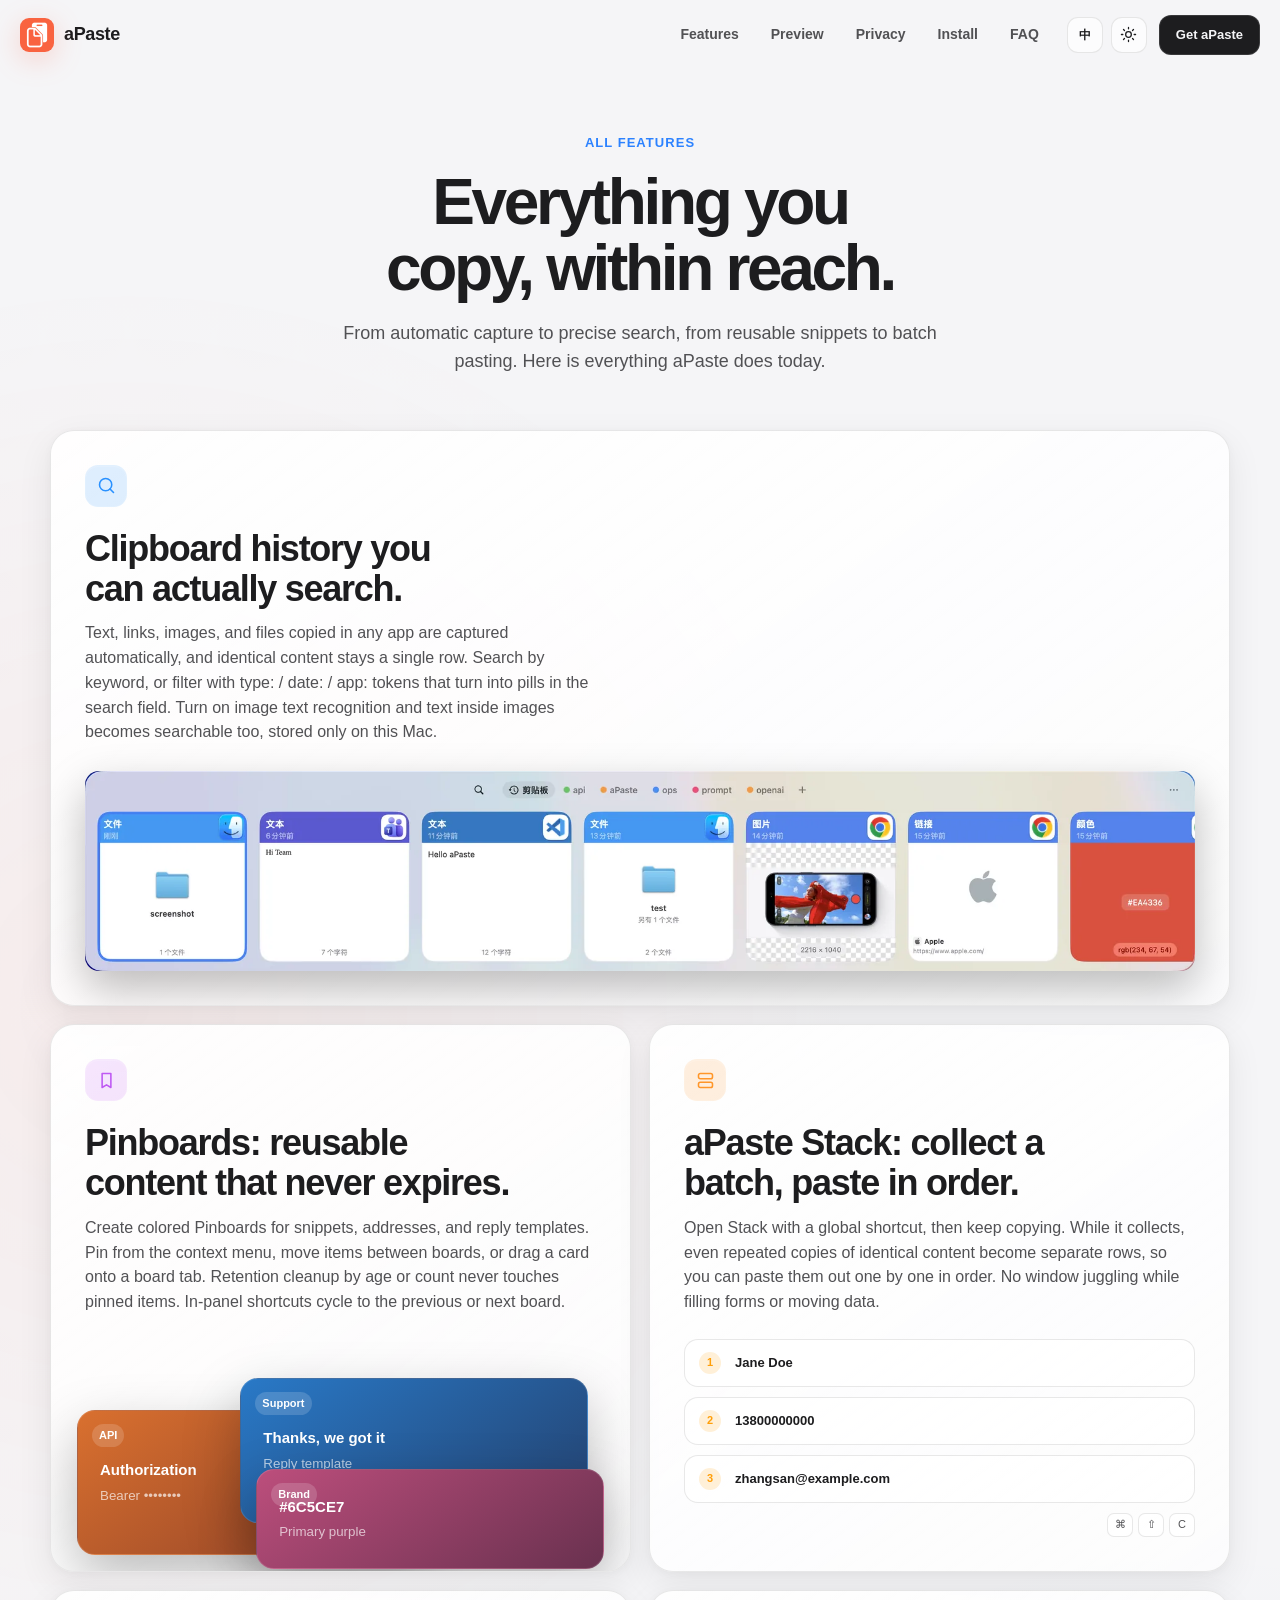
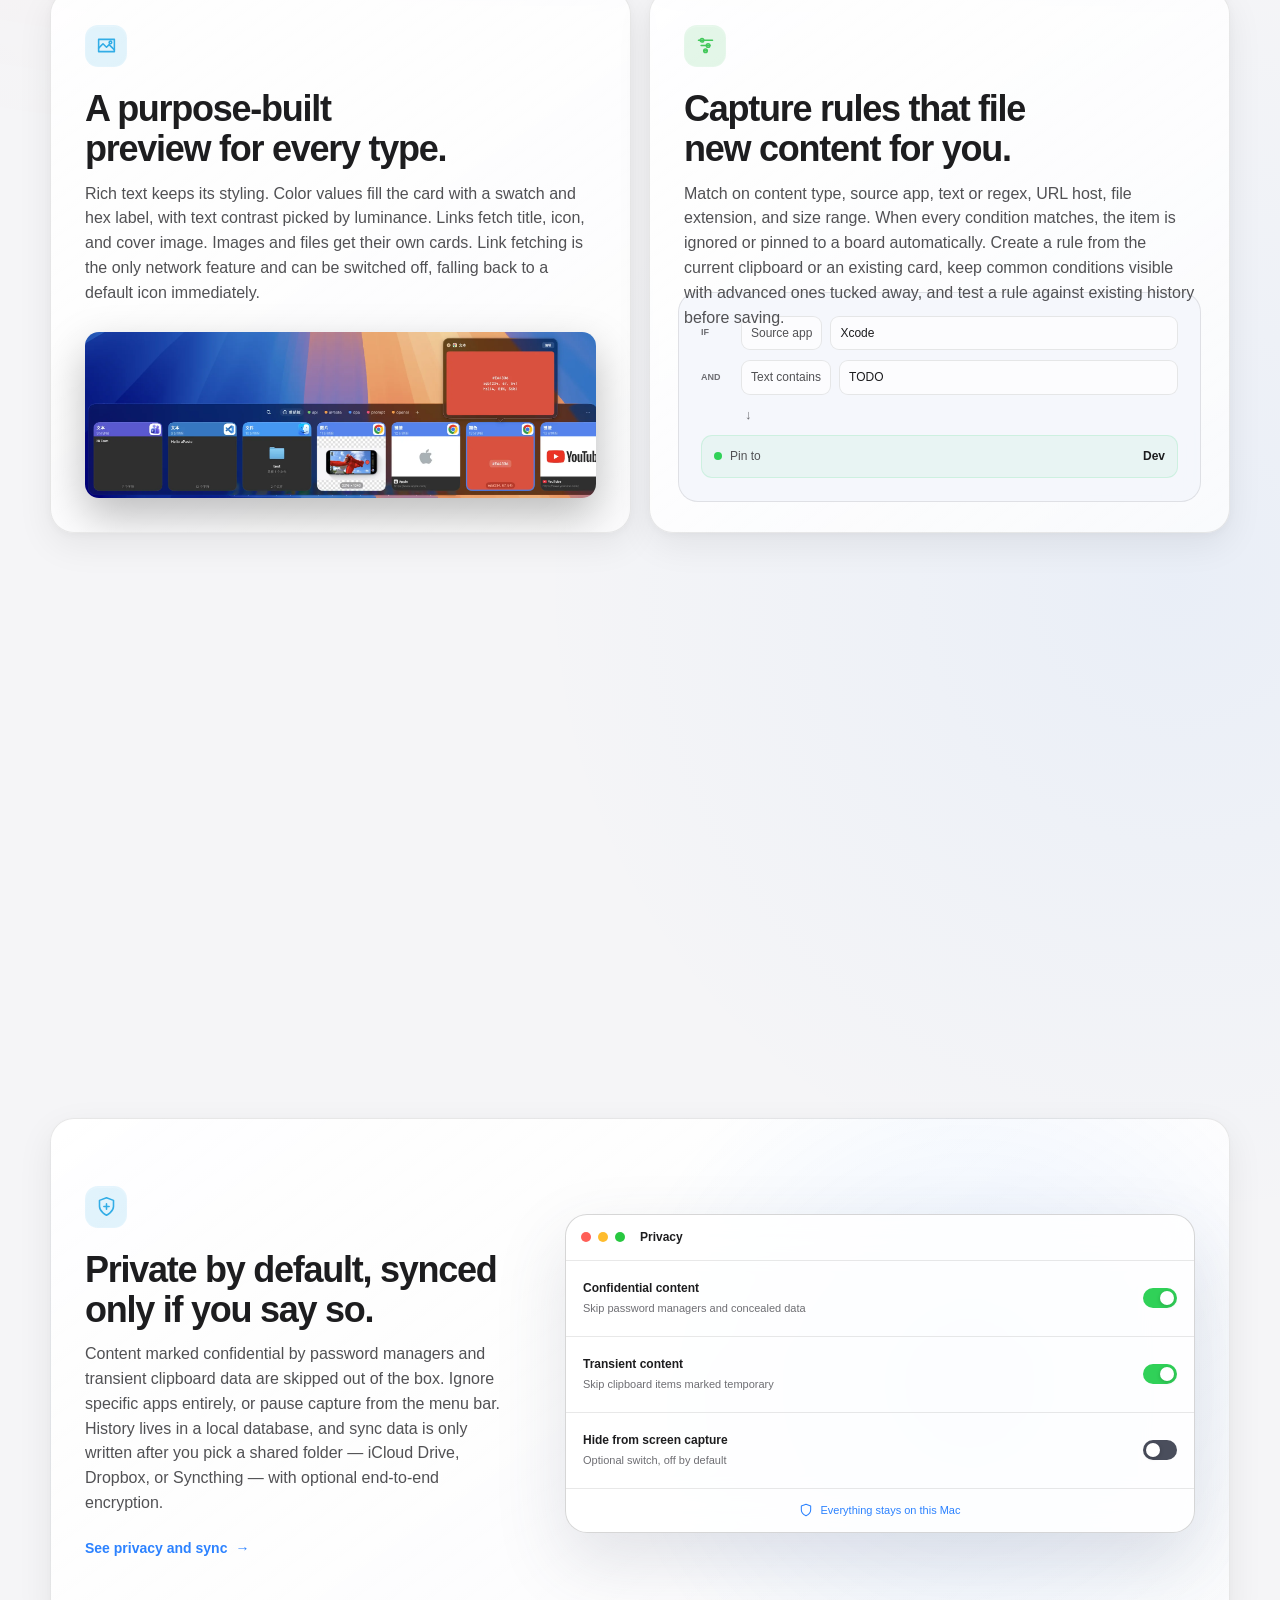
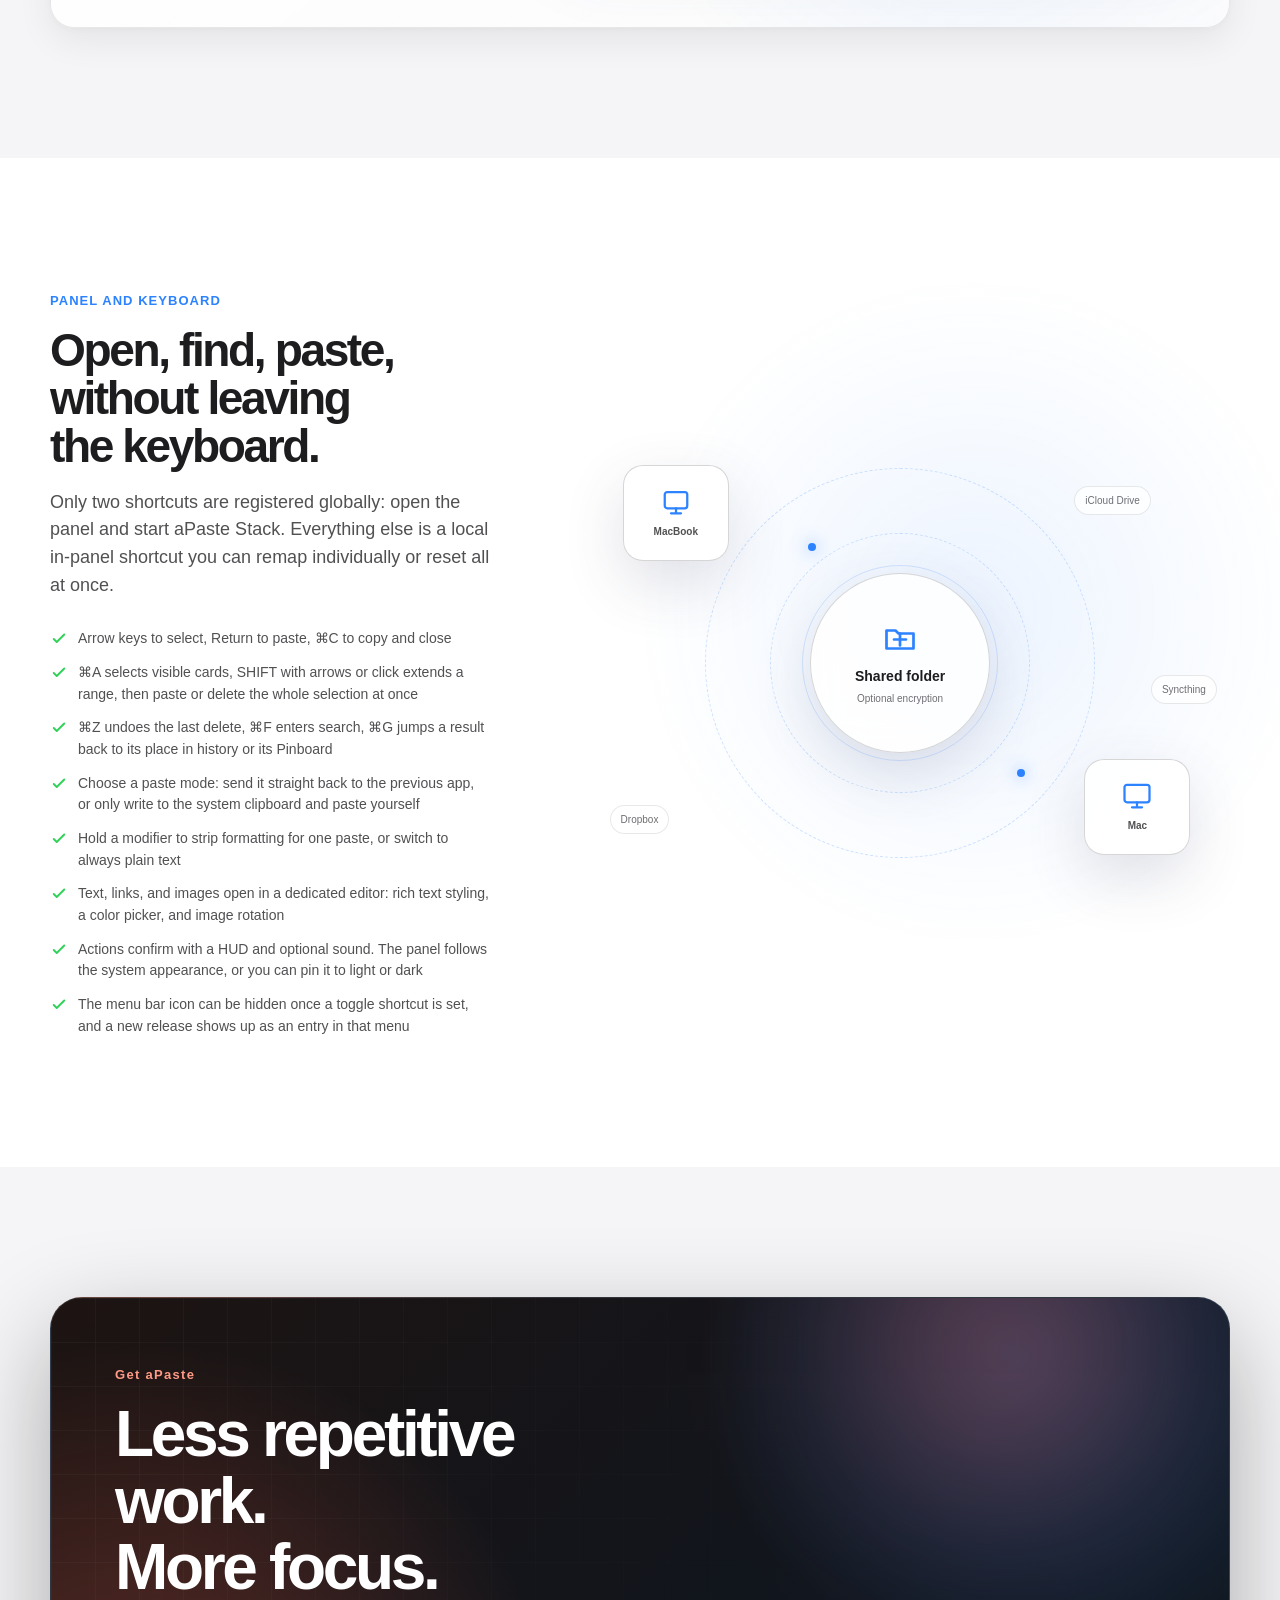
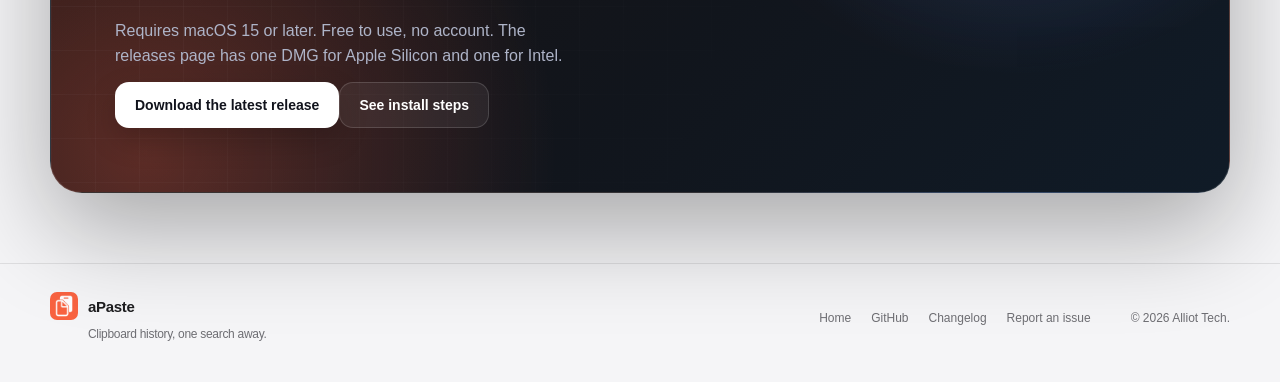
<file: en/features.html>
<!doctype html>
<html lang="en">
<head>
  <meta charset="utf-8">
  <meta name="viewport" content="width=device-width, initial-scale=1">
  <meta name="description" content="Explore aPaste clipboard history, Pinboards, batch pasting, previews, capture rules, quick actions, privacy controls, and optional folder sync for macOS.">
  <meta name="author" content="Alliot Tech">
  <meta name="application-name" content="aPaste">
  <meta name="theme-color" id="meta-theme-light" content="#f5f5f7" media="(prefers-color-scheme: light)">
  <meta name="theme-color" id="meta-theme-dark" content="#0b0b0d" media="(prefers-color-scheme: dark)">
  <meta name="format-detection" content="telephone=no">
  <link rel="canonical" href="https://apaste.alliot.tech/en/features.html">
  <link rel="alternate" hreflang="zh-CN" href="https://apaste.alliot.tech/features.html">
  <link rel="alternate" hreflang="en" href="https://apaste.alliot.tech/en/features.html">
  <link rel="alternate" hreflang="x-default" href="https://apaste.alliot.tech/features.html">
  <link rel="apple-touch-icon" href="../apple-touch-icon.png">
  <meta property="og:type" content="website">
  <meta property="og:site_name" content="aPaste">
  <meta property="og:url" content="https://apaste.alliot.tech/en/features.html">
  <meta property="og:locale" content="en_US">
  <meta property="og:locale:alternate" content="zh_CN">
  <meta property="og:title" content="aPaste features — clipboard history, Pinboards, and batch pasting">
  <meta property="og:description" content="Explore aPaste clipboard history, Pinboards, batch pasting, previews, capture rules, quick actions, privacy controls, and optional folder sync for macOS.">
  <meta property="og:image" content="https://apaste.alliot.tech/og-image.jpg">
  <meta property="og:image:alt" content="aPaste clipboard manager running on a MacBook">
  <meta property="og:image:width" content="1200">
  <meta property="og:image:height" content="630">
  <meta name="twitter:card" content="summary_large_image">
  <meta name="twitter:title" content="aPaste features — clipboard history, Pinboards, and batch pasting">
  <meta property="og:image:type" content="image/jpeg">
  <meta name="twitter:description" content="Explore aPaste clipboard history, Pinboards, batch pasting, previews, capture rules, quick actions, privacy controls, and optional folder sync for macOS.">
  <meta name="twitter:image" content="https://apaste.alliot.tech/og-image.jpg">
  <title>aPaste features — clipboard history, Pinboards, and batch pasting</title>
  <link rel="icon" href="../favicon.ico" sizes="any">
  <link rel="icon" href="../icon-32.png" type="image/png" sizes="32x32">
  <meta name="twitter:image:alt" content="aPaste clipboard manager running on a MacBook">
  <link rel="stylesheet" href="../styles.css?v=20260907-2">
  <script type="application/ld+json">
    {
      "@context": "https://schema.org",
      "@graph": [
        {
          "@type": "WebSite",
          "@id": "https://apaste.alliot.tech/#website",
          "url": "https://apaste.alliot.tech/",
          "name": "aPaste",
          "description": "Explore aPaste clipboard history, Pinboards, batch pasting, previews, capture rules, quick actions, privacy controls, and optional folder sync for macOS.",
          "inLanguage": "en",
          "publisher": { "@id": "https://apaste.alliot.tech/#organization" }
        },
        {
          "@type": "Organization",
          "@id": "https://apaste.alliot.tech/#organization",
          "name": "Alliot Tech",
          "url": "https://github.com/AlliotTech",
          "sameAs": ["https://github.com/AlliotTech"]
        },
        {
          "@type": "WebPage",
          "@id": "https://apaste.alliot.tech/en/features.html#webpage",
          "name": "aPaste features",
          "description": "Explore aPaste clipboard history, Pinboards, batch pasting, previews, capture rules, quick actions, privacy controls, and optional folder sync for macOS.",
          "url": "https://apaste.alliot.tech/en/features.html",
          "inLanguage": "en",
          "isPartOf": { "@id": "https://apaste.alliot.tech/#website" },
          "about": {
            "@type": "SoftwareApplication",
            "name": "aPaste",
            "applicationCategory": "UtilitiesApplication",
            "operatingSystem": "macOS 15 or later",
            "downloadUrl": "https://github.com/AlliotTech/aPaste/releases/latest",
            "offers": { "@type": "Offer", "price": "0", "priceCurrency": "USD" }
          }
        }
      ]
    }
  </script>
  <script>
    (function () {
      var stored = null;
      try { stored = localStorage.getItem("apaste-theme"); } catch (error) { stored = null; }
      document.documentElement.dataset.theme = stored ||
        (matchMedia("(prefers-color-scheme: light)").matches ? "light" : "dark");
      document.documentElement.classList.add("js");
    })();
  </script>
  <script src="../features.js?v=20260907-3" defer></script>
</head>
<body>
  <a class="skip-link" href="#main" data-zh="跳到主要内容" data-en="Skip to main content">Skip to main content</a>

  <header class="site-header" id="site-header">
    <div class="nav-shell">
      <a class="brand" href="index.html#top">
        <span class="brand-mark" aria-hidden="true">
          <img src="../assets/apaste-logo.png" alt="" width="34" height="34">
        </span>
        <span>aPaste</span>
      </a>

      <nav class="main-nav" id="main-nav" aria-label="Main navigation">
        <a href="features.html" aria-current="page" data-zh="功能" data-en="Features">Features</a>
        <a href="index.html#showcase" data-zh="预览" data-en="Preview">Preview</a>
        <a href="index.html#privacy" data-zh="隐私" data-en="Privacy">Privacy</a>
        <a href="install.html" data-zh="安装" data-en="Install">Install</a>
        <a href="index.html#faq" data-zh="常见问题" data-en="FAQ">FAQ</a>
      </nav>

      <div class="nav-actions">
        <a class="icon-button language-toggle" id="language-toggle" href="../features.html" hreflang="zh-CN" aria-label="切换为中文">中</a>
        <button class="icon-button theme-toggle" id="theme-toggle" type="button" aria-label="Toggle appearance">
          <svg class="sun-icon" viewBox="0 0 24 24" aria-hidden="true"><circle cx="12" cy="12" r="4"/><path d="M12 2v2M12 20v2M4.93 4.93l1.42 1.42M17.66 17.66l1.41 1.41M2 12h2M20 12h2M4.93 19.07l1.42-1.42M17.66 6.34l1.41-1.41"/></svg>
          <svg class="moon-icon" viewBox="0 0 24 24" aria-hidden="true"><path d="M21 12.79A9 9 0 1 1 11.21 3 7 7 0 0 0 21 12.79Z"/></svg>
        </button>
        <a class="nav-download" href="https://github.com/AlliotTech/aPaste/releases/latest" data-zh="下载 aPaste" data-en="Get aPaste">Get aPaste</a>
        <button class="icon-button nav-toggle" id="nav-toggle" type="button" aria-expanded="false" aria-controls="mobile-nav" aria-label="Open menu">
          <svg class="menu-open-icon" viewBox="0 0 24 24" aria-hidden="true"><path d="M4 7h16M4 12h16M4 17h16"/></svg>
          <svg class="menu-close-icon" viewBox="0 0 24 24" aria-hidden="true"><path d="M6 6l12 12M18 6 6 18"/></svg>
        </button>
      </div>
    </div>

    <div class="mobile-nav" id="mobile-nav" hidden>
      <nav aria-label="Mobile navigation">
        <a href="features.html" data-zh="功能" data-en="Features">Features</a>
        <a href="index.html#showcase" data-zh="预览" data-en="Preview">Preview</a>
        <a href="index.html#privacy" data-zh="隐私" data-en="Privacy">Privacy</a>
        <a href="install.html" data-zh="安装" data-en="Install">Install</a>
        <a href="index.html#faq" data-zh="常见问题" data-en="FAQ">FAQ</a>
        <a href="index.html#download" data-zh="下载" data-en="Download">Download</a>
      </nav>
      <a class="button button-primary mobile-nav-cta" href="https://github.com/AlliotTech/aPaste/releases/latest">
        <span data-zh="下载 aPaste" data-en="Download aPaste">Download aPaste</span>
      </a>
    </div>
  </header>

  <main id="main">
    <section class="section features-section" id="features">
      <div class="container">
        <div class="section-heading centered reveal">
          <span class="section-kicker" data-zh="功能一览" data-en="All features">All features</span>
          <h1 data-zh="把复制过的内容，变成自己的工具箱。" data-en="Everything you copy, within reach.">Everything you copy, within reach.</h1>
          <p data-zh="从自动记录到精准搜索，从常用内容到批量粘贴。下面是 aPaste 目前提供的全部能力。" data-en="From automatic capture to precise search, from reusable snippets to batch pasting. Here is everything aPaste does today.">From automatic capture to precise search, from reusable snippets to batch pasting. Here is everything aPaste does today.</p>
        </div>

        <div class="bento-grid">
          <article class="bento-card bento-wide search-card reveal">
            <div class="card-copy">
              <span class="feature-icon feature-icon-blue" aria-hidden="true"><svg viewBox="0 0 24 24"><circle cx="11" cy="11" r="7"/><path d="m20 20-4-4"/></svg></span>
              <h3 data-zh="剪贴板历史，输入即可搜索。" data-en="Clipboard history you can actually search.">Clipboard history you can actually search.</h3>
              <p data-zh="任何 App 复制的文本、链接、图片和文件都会自动进入历史，相同内容只保留一条。按关键词搜索，或用 type: / date: / app: 按内容类型、日期和来源 App 筛选，筛选条件会变成搜索框里的标签。开启图片文字识别后，图里的文字也参与搜索，识别结果只保存在本机。" data-en="Text, links, images, and files copied in any app are captured automatically, and identical content stays a single row. Search by keyword, or filter with type: / date: / app: tokens that turn into pills in the search field. Turn on image text recognition and text inside images becomes searchable too, stored only on this Mac.">Text, links, images, and files copied in any app are captured automatically, and identical content stays a single row. Search by keyword, or filter with type: / date: / app: tokens that turn into pills in the search field. Turn on image text recognition and text inside images becomes searchable too, stored only on this Mac.</p>
            </div>
            <div class="panel-visual" aria-hidden="true">
              <img id="panel-image" src="../assets/panel-cards-dark.webp" data-src-dark="../assets/panel-cards-dark.webp" data-src-light="../assets/panel-cards-light.webp" width="1800" height="324" alt="" loading="lazy" decoding="async">
            </div>
          </article>

          <article class="bento-card pinboard-card reveal">
            <div class="card-copy">
              <span class="feature-icon feature-icon-violet" aria-hidden="true"><svg viewBox="0 0 24 24"><path d="M7 4h10v16l-5-3-5 3Z"/></svg></span>
              <h3 data-zh="Pinboard：常用内容不会被清理。" data-en="Pinboards: reusable content that never expires.">Pinboards: reusable content that never expires.</h3>
              <p data-zh="创建带颜色的 Pinboard，把代码片段、地址和回复模板固定进去。支持右键固定、在 Pinboard 之间移动，也可以把卡片直接拖到标签上。历史按天数或条数自动清理时，Pinboard 里的内容始终保留。面板内用快捷键切换上一个 / 下一个 Pinboard。" data-en="Create colored Pinboards for snippets, addresses, and reply templates. Pin from the context menu, move items between boards, or drag a card onto a board tab. Retention cleanup by age or count never touches pinned items. In-panel shortcuts cycle to the previous or next board.">Create colored Pinboards for snippets, addresses, and reply templates. Pin from the context menu, move items between boards, or drag a card onto a board tab. Retention cleanup by age or count never touches pinned items. In-panel shortcuts cycle to the previous or next board.</p>
            </div>
            <div class="pinboard-stack" aria-hidden="true">
              <div class="pin-card pin-orange"><span data-zh="接口" data-en="API">API</span><strong>Authorization</strong><small>Bearer ••••••••</small></div>
              <div class="pin-card pin-blue"><span data-zh="客服" data-en="Support">Support</span><strong data-zh="感谢反馈，已收到" data-en="Thanks, we got it">Thanks, we got it</strong><small data-zh="回复模板" data-en="Reply template">Reply template</small></div>
              <div class="pin-card pin-pink"><span data-zh="品牌" data-en="Brand">Brand</span><strong>#6C5CE7</strong><small data-zh="主色紫" data-en="Primary purple">Primary purple</small></div>
            </div>
          </article>

          <article class="bento-card stack-card reveal">
            <div class="card-copy">
              <span class="feature-icon feature-icon-orange" aria-hidden="true"><svg viewBox="0 0 24 24"><rect x="4" y="4" width="16" height="6" rx="2"/><rect x="4" y="14" width="16" height="6" rx="2"/></svg></span>
              <h3 data-zh="aPaste Stack：攒一批，再依次粘贴。" data-en="aPaste Stack: collect a batch, paste in order.">aPaste Stack: collect a batch, paste in order.</h3>
              <p data-zh="用全局快捷键打开 Stack，然后连续复制多条内容。收集期间即使复制了相同的内容，也会各自成为一条，再按顺序逐条粘贴出去。填表、整理表格和搬运数据时，不用在窗口之间来回切换。" data-en="Open Stack with a global shortcut, then keep copying. While it collects, even repeated copies of identical content become separate rows, so you can paste them out one by one in order. No window juggling while filling forms or moving data.">Open Stack with a global shortcut, then keep copying. While it collects, even repeated copies of identical content become separate rows, so you can paste them out one by one in order. No window juggling while filling forms or moving data.</p>
            </div>
            <div class="stack-visual" aria-hidden="true">
              <div class="stack-chip"><em>1</em><strong data-zh="张三" data-en="Jane Doe">Jane Doe</strong></div>
              <div class="stack-chip"><em>2</em><strong>13800000000</strong></div>
              <div class="stack-chip"><em>3</em><strong>zhangsan@example.com</strong></div>
              <div class="stack-hint"><kbd>⌘</kbd><kbd>⇧</kbd><kbd>C</kbd></div>
            </div>
          </article>

          <article class="bento-card preview-card reveal">
            <div class="card-copy">
              <span class="feature-icon feature-icon-cyan" aria-hidden="true"><svg viewBox="0 0 24 24"><path d="M3 5h18v14H3Z"/><path d="m3 15 5-5 4 4 3-3 6 6"/><circle cx="16.5" cy="8.5" r="1.5"/></svg></span>
              <h3 data-zh="每种内容，都有合适的预览。" data-en="A purpose-built preview for every type.">A purpose-built preview for every type.</h3>
              <p data-zh="富文本保留原有样式；颜色值显示整块色彩和十六进制标签，文字对比度按亮度自动调整；链接会抓取标题、图标和封面图；图片和文件各有对应的卡片。链接抓取是唯一的联网功能，可以关掉，关掉后立即回退到默认图标。" data-en="Rich text keeps its styling. Color values fill the card with a swatch and hex label, with text contrast picked by luminance. Links fetch title, icon, and cover image. Images and files get their own cards. Link fetching is the only network feature and can be switched off, falling back to a default icon immediately.">Rich text keeps its styling. Color values fill the card with a swatch and hex label, with text contrast picked by luminance. Links fetch title, icon, and cover image. Images and files get their own cards. Link fetching is the only network feature and can be switched off, falling back to a default icon immediately.</p>
            </div>
            <div class="preview-window" aria-hidden="true">
              <img src="../assets/showcase-color-dark.webp" width="1800" height="585" alt="" loading="lazy" decoding="async">
            </div>
          </article>

          <article class="bento-card rules-card reveal">
            <div class="card-copy">
              <span class="feature-icon feature-icon-green" aria-hidden="true"><svg viewBox="0 0 24 24"><path d="M4 6h16M7 12h10M10 18h4"/><circle cx="8" cy="6" r="2"/><circle cx="15" cy="12" r="2"/><circle cx="12" cy="18" r="2"/></svg></span>
              <h3 data-zh="捕获规则，让新内容自动归位。" data-en="Capture rules that file new content for you.">Capture rules that file new content for you.</h3>
              <p data-zh="按内容类型、来源 App、文本或正则、网址主机、文件扩展名和体积区间设置条件，全部条件命中时自动忽略捕获，或直接固定到指定 Pinboard。可以从当前剪贴板或某张卡片一键创建规则，常用条件默认展开，进阶条件收在折叠区里，规则还能先在已有历史上试跑一遍。" data-en="Match on content type, source app, text or regex, URL host, file extension, and size range. When every condition matches, the item is ignored or pinned to a board automatically. Create a rule from the current clipboard or an existing card, keep common conditions visible with advanced ones tucked away, and test a rule against existing history before saving.">Match on content type, source app, text or regex, URL host, file extension, and size range. When every condition matches, the item is ignored or pinned to a board automatically. Create a rule from the current clipboard or an existing card, keep common conditions visible with advanced ones tucked away, and test a rule against existing history before saving.</p>
            </div>
            <div class="rule-builder" aria-hidden="true">
              <div class="rule-row"><span class="rule-label">IF</span><span class="rule-chip" data-zh="来源 App" data-en="Source app">Source app</span><span class="rule-value">Xcode</span></div>
              <div class="rule-row"><span class="rule-label">AND</span><span class="rule-chip" data-zh="文本包含" data-en="Text contains">Text contains</span><span class="rule-value">TODO</span></div>
              <div class="rule-arrow" aria-hidden="true">↓</div>
              <div class="rule-result"><span class="rule-pin"></span><span data-zh="固定到" data-en="Pin to">Pin to</span><strong data-zh="开发" data-en="Dev">Dev</strong></div>
            </div>
          </article>

          <article class="bento-card actions-card reveal">
            <div class="card-copy">
              <span class="feature-icon feature-icon-pink" aria-hidden="true"><svg viewBox="0 0 24 24"><path d="m12 3 1.6 4.4L18 9l-4.4 1.6L12 15l-1.6-4.4L6 9l4.4-1.6Z"/><path d="m19 15 .8 2.2L22 18l-2.2.8L19 21l-.8-2.2L16 18l2.2-.8Z"/></svg></span>
              <h3 data-zh="粘贴前，先把内容处理好。" data-en="Clean the content up before you paste it.">Clean the content up before you paste it.</h3>
              <p data-zh="卡片右键菜单里有 9 个快捷动作：美化或压缩 JSON、移除常见 URL 跟踪参数、复制为 Markdown 链接、复制图片中识别出的文字，以及转换大小写、合并为单行、去掉多余空白。菜单只显示当前内容用得上的动作，结果直接进入剪贴板，不会新增历史条目。" data-en="Nine quick actions live in the card's context menu: pretty-print or minify JSON, strip common URL tracking parameters, copy as a Markdown link, copy text recognized in an image, and transform case, join to one line, or trim whitespace. Only applicable actions appear, and the result goes straight to the clipboard without adding a history row.">Nine quick actions live in the card's context menu: pretty-print or minify JSON, strip common URL tracking parameters, copy as a Markdown link, copy text recognized in an image, and transform case, join to one line, or trim whitespace. Only applicable actions appear, and the result goes straight to the clipboard without adding a history row.</p>
            </div>
            <div class="action-menu" aria-hidden="true">
              <div class="action-menu-header"><span data-zh="快捷动作" data-en="Quick actions">Quick actions</span><em>9</em></div>
              <div><span>{ }</span><strong data-zh="美化 JSON" data-en="Pretty-print JSON">Pretty-print JSON</strong></div>
              <div><span>{ }</span><strong data-zh="压缩 JSON" data-en="Minify JSON">Minify JSON</strong></div>
              <div><span>↗</span><strong data-zh="移除跟踪参数" data-en="Remove tracking parameters">Remove tracking parameters</strong></div>
              <div><span>MD</span><strong data-zh="复制为 Markdown 链接" data-en="Copy as Markdown link">Copy as Markdown link</strong></div>
              <div><span>Aa</span><strong data-zh="复制识别文字" data-en="Copy recognized text">Copy recognized text</strong></div>
              <div><span>⇥</span><strong data-zh="大小写 / 单行 / 去空白" data-en="Case / one line / trim">Case / one line / trim</strong></div>
            </div>
          </article>

          <article class="bento-card layout-card reveal">
            <div class="card-copy">
              <span class="feature-icon feature-icon-blue" aria-hidden="true"><svg viewBox="0 0 24 24"><rect x="3" y="4" width="18" height="16" rx="2"/><path d="M10 4v16"/></svg></span>
              <h3 data-zh="两种面板形态，按习惯选。" data-en="Two panel layouts, your pick.">Two panel layouts, your pick.</h3>
              <p data-zh="底部面板贴着屏幕下沿横向浏览，适合快速扫一眼；Command Center 是可调整大小的窗口，左边是按日期分组的列表、右边是详情，适合长内容，窗口位置和分栏宽度都会被记住。两种形态共用同一套卡片、徽标和预览。" data-en="The bottom panel hugs the screen edge for quick horizontal scanning. Command Center is a resizable window with a date-grouped list on the left and details on the right, remembering both its frame and split width. Both layouts share the same cards, badges, and previews.">The bottom panel hugs the screen edge for quick horizontal scanning. Command Center is a resizable window with a date-grouped list on the left and details on the right, remembering both its frame and split width. Both layouts share the same cards, badges, and previews.</p>
            </div>
            <div class="layout-visual" aria-hidden="true">
              <div class="layout-mock layout-mock-bottom"><span></span><span></span><span></span><span></span><em data-zh="底部面板" data-en="Bottom panel">Bottom panel</em></div>
              <div class="layout-mock layout-mock-center"><i></i><b></b><em data-zh="Command Center" data-en="Command Center">Command Center</em></div>
            </div>
          </article>

          <article class="bento-card bento-wide privacy-card reveal">
            <div class="privacy-copy card-copy">
              <span class="feature-icon feature-icon-cyan" aria-hidden="true"><svg viewBox="0 0 24 24"><path d="M12 22s8-4 8-10V5l-8-3-8 3v7c0 6 8 10 8 10Z"/><path d="M9 12h6M12 9v6"/></svg></span>
              <h3 data-zh="隐私默认开启，同步由你决定。" data-en="Private by default, synced only if you say so.">Private by default, synced only if you say so.</h3>
              <p data-zh="密码管理器等标记为机密的内容、以及临时剪贴板内容开箱即被跳过；可以按 App 完全停止记录，也能从菜单栏临时暂停捕获。历史保存在本机数据库；只有你亲自指定一个共享文件夹后才会写出同步数据，可放进 iCloud Drive、Dropbox 或 Syncthing，并可开启端到端加密。" data-en="Content marked confidential by password managers and transient clipboard data are skipped out of the box. Ignore specific apps entirely, or pause capture from the menu bar. History lives in a local database, and sync data is only written after you pick a shared folder — iCloud Drive, Dropbox, or Syncthing — with optional end-to-end encryption.">Content marked confidential by password managers and transient clipboard data are skipped out of the box. Ignore specific apps entirely, or pause capture from the menu bar. History lives in a local database, and sync data is only written after you pick a shared folder — iCloud Drive, Dropbox, or Syncthing — with optional end-to-end encryption.</p>
              <a href="index.html#privacy" class="text-link"><span data-zh="查看隐私与同步" data-en="See privacy and sync">See privacy and sync</span><span aria-hidden="true">→</span></a>
            </div>
            <div class="privacy-console" aria-hidden="true">
              <div class="console-top"><span></span><span></span><span></span><strong data-zh="隐私" data-en="Privacy">Privacy</strong></div>
              <div class="console-row"><span><b data-zh="机密内容" data-en="Confidential content">Confidential content</b><small data-zh="跳过密码管理器与标记为机密的内容" data-en="Skip password managers and concealed data">Skip password managers and concealed data</small></span><i class="toggle-on"></i></div>
              <div class="console-row"><span><b data-zh="临时内容" data-en="Transient content">Transient content</b><small data-zh="跳过标记为临时的剪贴板内容" data-en="Skip clipboard items marked temporary">Skip clipboard items marked temporary</small></span><i class="toggle-on"></i></div>
              <div class="console-row"><span><b data-zh="屏幕捕获隐藏" data-en="Hide from screen capture">Hide from screen capture</b><small data-zh="可选开关，默认关闭" data-en="Optional switch, off by default">Optional switch, off by default</small></span><i class="toggle-off"></i></div>
              <div class="console-note"><svg viewBox="0 0 24 24"><path d="M12 22s8-4 8-10V5l-8-3-8 3v7c0 6 8 10 8 10Z"/></svg><span data-zh="全部保存在这台 Mac 上" data-en="Everything stays on this Mac">Everything stays on this Mac</span></div>
            </div>
          </article>
        </div>
      </div>
    </section>

    <section class="section privacy-section">
      <div class="container privacy-layout">
        <div class="privacy-story reveal">
          <span class="section-kicker" data-zh="面板与键盘" data-en="Panel and keyboard">Panel and keyboard</span>
          <h2 data-zh="打开后找到内容，再粘贴，手不离键盘。" data-en="Open, find, paste, without leaving the keyboard.">Open, find, paste, without leaving the keyboard.</h2>
          <p data-zh="全局快捷键只有两个：呼出面板和打开 aPaste Stack。其余操作都是面板内的本地快捷键，可以在设置里逐个改，也能一次全部重置。" data-en="Only two shortcuts are registered globally: open the panel and start aPaste Stack. Everything else is a local in-panel shortcut you can remap individually or reset all at once.">Only two shortcuts are registered globally: open the panel and start aPaste Stack. Everything else is a local in-panel shortcut you can remap individually or reset all at once.</p>
          <ul class="check-list">
            <li><svg viewBox="0 0 24 24"><path d="m5 12 4 4L19 6"/></svg><span data-zh="方向键选择卡片，Return 粘贴，⌘C 复制并关闭" data-en="Arrow keys to select, Return to paste, ⌘C to copy and close">Arrow keys to select, Return to paste, ⌘C to copy and close</span></li>
            <li><svg viewBox="0 0 24 24"><path d="m5 12 4 4L19 6"/></svg><span data-zh="⌘A 全选可见卡片，SHIFT + 方向键或点击选连续范围，多选后可一次粘贴或删除" data-en="⌘A selects visible cards, SHIFT with arrows or click extends a range, then paste or delete the whole selection at once">⌘A selects visible cards, SHIFT with arrows or click extends a range, then paste or delete the whole selection at once</span></li>
            <li><svg viewBox="0 0 24 24"><path d="m5 12 4 4L19 6"/></svg><span data-zh="⌘Z 撤销刚才的删除，⌘F 进入搜索，⌘G 跳回内容在历史或 Pinboard 中的原位置" data-en="⌘Z undoes the last delete, ⌘F enters search, ⌘G jumps a result back to its place in history or its Pinboard">⌘Z undoes the last delete, ⌘F enters search, ⌘G jumps a result back to its place in history or its Pinboard</span></li>
            <li><svg viewBox="0 0 24 24"><path d="m5 12 4 4L19 6"/></svg><span data-zh="粘贴模式可选：直接粘贴回原 App，或只写入系统剪贴板由你自己粘贴" data-en="Choose a paste mode: send it straight back to the previous app, or only write to the system clipboard and paste yourself">Choose a paste mode: send it straight back to the previous app, or only write to the system clipboard and paste yourself</span></li>
            <li><svg viewBox="0 0 24 24"><path d="m5 12 4 4L19 6"/></svg><span data-zh="按住指定修饰键可临时去掉格式，也能设置为始终纯文本" data-en="Hold a modifier to strip formatting for one paste, or switch to always plain text">Hold a modifier to strip formatting for one paste, or switch to always plain text</span></li>
            <li><svg viewBox="0 0 24 24"><path d="m5 12 4 4L19 6"/></svg><span data-zh="文本、链接和图片可以在独立窗口里编辑：富文本样式、颜色取色、图片旋转" data-en="Text, links, and images open in a dedicated editor: rich text styling, a color picker, and image rotation">Text, links, and images open in a dedicated editor: rich text styling, a color picker, and image rotation</span></li>
            <li><svg viewBox="0 0 24 24"><path d="m5 12 4 4L19 6"/></svg><span data-zh="操作结果用 HUD 提示，可选声音反馈；面板跟随系统深浅色，也能固定为浅色或深色" data-en="Actions confirm with a HUD and optional sound. The panel follows the system appearance, or you can pin it to light or dark">Actions confirm with a HUD and optional sound. The panel follows the system appearance, or you can pin it to light or dark</span></li>
            <li><svg viewBox="0 0 24 24"><path d="m5 12 4 4L19 6"/></svg><span data-zh="菜单栏图标可以隐藏（前提是设好呼出快捷键），有新版本时菜单里会出现提示" data-en="The menu bar icon can be hidden once a toggle shortcut is set, and a new release shows up as an entry in that menu">The menu bar icon can be hidden once a toggle shortcut is set, and a new release shows up as an entry in that menu</span></li>
          </ul>
        </div>

        <div class="sync-visual reveal" aria-hidden="true">
          <div class="sync-orbit orbit-one"></div>
          <div class="sync-orbit orbit-two"></div>
          <div class="device device-mac"><svg viewBox="0 0 24 24"><rect x="3" y="4" width="18" height="13" rx="2"/><path d="M8 21h8M12 17v4"/></svg><span>MacBook</span></div>
          <div class="device device-imac"><svg viewBox="0 0 24 24"><rect x="2" y="3" width="20" height="14" rx="2"/><path d="M8 21h8M12 17v4"/></svg><span>Mac</span></div>
          <div class="sync-core"><svg viewBox="0 0 24 24"><path d="M3 7h6l2 2h10v10H3Z"/><path d="M8 13h8M12 9v8"/></svg><strong data-zh="共享文件夹" data-en="Shared folder">Shared folder</strong><small data-zh="端到端加密可选" data-en="Optional encryption">Optional encryption</small></div>
          <div class="sync-pulse pulse-one"></div>
          <div class="sync-pulse pulse-two"></div>
          <span class="provider provider-one">iCloud Drive</span>
          <span class="provider provider-two">Dropbox</span>
          <span class="provider provider-three">Syncthing</span>
        </div>
      </div>
    </section>

    <section class="section download-section" id="download">
      <div class="container">
        <div class="download-card reveal">
          <div class="download-glow" aria-hidden="true"></div>
          <div class="download-copy">
            <span class="section-kicker" data-zh="获取 aPaste" data-en="Get aPaste">Get aPaste</span>
            <h2 data-zh="少一点重复操作，多一点专注。" data-en="Less repetitive work. More focus.">Less repetitive work. More focus.</h2>
            <p data-zh="需要 macOS 15 or later，免费使用，无需账号。发布页里 Apple Silicon 与 Intel 各有一个 DMG。" data-en="Requires macOS 15 or later. Free to use, no account. The releases page has one DMG for Apple Silicon and one for Intel.">Requires macOS 15 or later. Free to use, no account. The releases page has one DMG for Apple Silicon and one for Intel.</p>
            <div class="download-buttons">
              <a class="button button-primary button-light" href="https://github.com/AlliotTech/aPaste/releases/latest"><span data-zh="下载最新版本" data-en="Download the latest release">Download the latest release</span></a>
              <a class="button button-ghost" href="install.html"><span data-zh="查看安装步骤" data-en="See install steps">See install steps</span></a>
            </div>
          </div>
        </div>
      </div>
    </section>
  </main>

  <footer class="site-footer">
    <div class="container footer-content">
      <div class="footer-brand"><img src="../assets/apaste-logo.png" width="28" height="28" alt=""><span>aPaste</span><small data-zh="剪贴板历史，一搜即得。" data-en="Clipboard history, one search away.">Clipboard history, one search away.</small></div>
      <div class="footer-links">
        <a href="index.html" data-zh="首页" data-en="Home">Home</a>
        <a href="https://github.com/AlliotTech/aPaste" target="_blank" rel="noreferrer">GitHub</a>
        <a href="https://github.com/AlliotTech/aPaste/releases" target="_blank" rel="noreferrer" data-zh="更新日志" data-en="Changelog">Changelog</a>
        <a href="https://github.com/AlliotTech/aPaste/issues" target="_blank" rel="noreferrer" data-zh="反馈问题" data-en="Report an issue">Report an issue</a>
      </div>
      <p>© 2026 Alliot Tech.</p>
    </div>
  </footer>
</body>
</html>
</file>
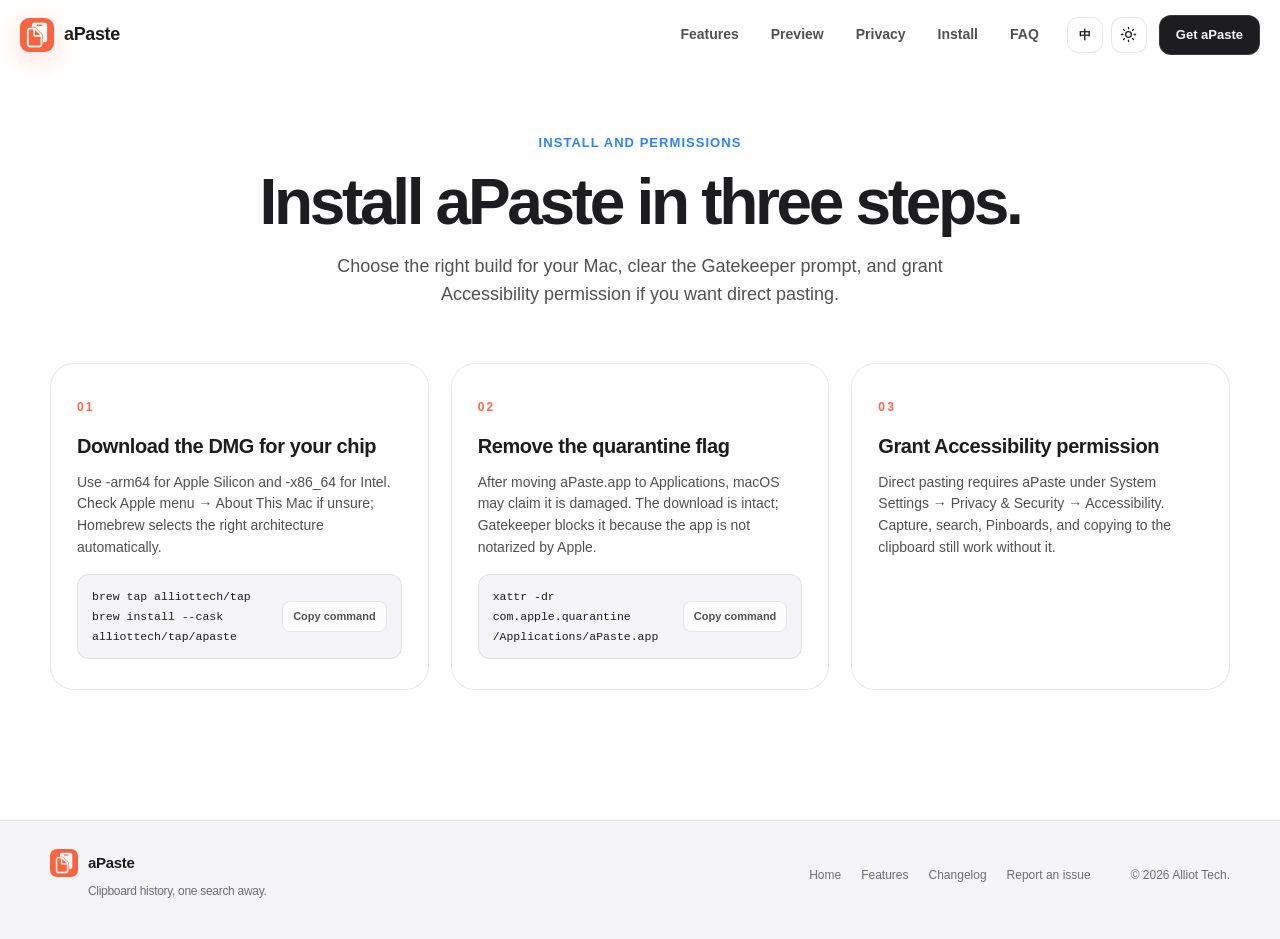
<file: en/install.html>
<!doctype html>
<html lang="en">
<head>
  <meta charset="utf-8">
  <meta name="viewport" content="width=device-width, initial-scale=1">
  <meta name="description" content="Install aPaste on macOS: choose the Apple Silicon or Intel build, use Homebrew, resolve the damaged app warning, and grant Accessibility permission.">
  <meta name="author" content="Alliot Tech">
  <meta name="application-name" content="aPaste">
  <meta name="theme-color" id="meta-theme-light" content="#f5f5f7" media="(prefers-color-scheme: light)">
  <meta name="theme-color" id="meta-theme-dark" content="#0b0b0d" media="(prefers-color-scheme: dark)">
  <meta name="format-detection" content="telephone=no">
  <link rel="canonical" href="https://apaste.alliot.tech/en/install.html">
  <link rel="alternate" hreflang="zh-CN" href="https://apaste.alliot.tech/install.html">
  <link rel="alternate" hreflang="en" href="https://apaste.alliot.tech/en/install.html">
  <link rel="alternate" hreflang="x-default" href="https://apaste.alliot.tech/install.html">
  <link rel="apple-touch-icon" href="../apple-touch-icon.png">
  <meta property="og:type" content="article">
  <meta property="og:site_name" content="aPaste">
  <meta property="og:url" content="https://apaste.alliot.tech/en/install.html">
  <meta property="og:locale" content="en_US">
  <meta property="og:locale:alternate" content="zh_CN">
  <meta property="og:title" content="Install aPaste on macOS — installation and permissions guide">
  <meta property="og:description" content="Download the correct DMG, resolve the Gatekeeper warning, and configure Accessibility permission.">
  <meta property="og:image" content="https://apaste.alliot.tech/og-image.jpg">
  <meta property="og:image:alt" content="aPaste clipboard manager running on a MacBook">
  <meta property="og:image:width" content="1200">
  <meta property="og:image:height" content="630">
  <meta property="og:image:type" content="image/jpeg">
  <meta name="twitter:card" content="summary_large_image">
  <meta name="twitter:title" content="Install aPaste on macOS — installation and permissions guide">
  <meta name="twitter:description" content="Download the correct DMG, resolve the Gatekeeper warning, and configure Accessibility permission.">
  <meta name="twitter:image" content="https://apaste.alliot.tech/og-image.jpg">
  <meta name="twitter:image:alt" content="aPaste clipboard manager running on a MacBook">
  <title>Install aPaste on macOS — installation and permissions guide</title>
  <link rel="icon" href="../favicon.ico" sizes="any">
  <link rel="icon" href="../icon-32.png" type="image/png" sizes="32x32">
  <link rel="stylesheet" href="../styles.css?v=20260907-2">
  <script type="application/ld+json">
    {"@context":"https://schema.org","@type":"HowTo","name":"Install aPaste","description":"Download, install, and authorize aPaste on macOS.","inLanguage":"en","url":"https://apaste.alliot.tech/en/install.html","step":[{"@type":"HowToStep","name":"Download the DMG for your chip"},{"@type":"HowToStep","name":"Remove the quarantine flag"},{"@type":"HowToStep","name":"Grant Accessibility permission"}]}
  </script>
  <script>(function(){var stored=null;try{stored=localStorage.getItem("apaste-theme")}catch(error){}document.documentElement.dataset.theme=stored||(matchMedia("(prefers-color-scheme: light)").matches?"light":"dark");document.documentElement.classList.add("js")})();</script>
  <script src="../features.js?v=20260907-3" defer></script>
</head><body data-page="install">
  <a class="skip-link" href="#main" data-zh="跳到主要内容" data-en="Skip to main content">Skip to main content</a>
  <header class="site-header" id="site-header"><div class="nav-shell">
    <a class="brand" href="index.html#top"><span class="brand-mark" aria-hidden="true"><img src="../assets/apaste-logo.png" alt="" width="34" height="34"></span><span>aPaste</span></a>
    <nav class="main-nav" aria-label="Main navigation"><a href="features.html" data-zh="功能" data-en="Features">Features</a><a href="index.html#showcase" data-zh="预览" data-en="Preview">Preview</a><a href="index.html#privacy" data-zh="隐私" data-en="Privacy">Privacy</a><a href="install.html" aria-current="page" data-zh="安装" data-en="Install">Install</a><a href="index.html#faq" data-zh="常见问题" data-en="FAQ">FAQ</a></nav>
    <div class="nav-actions"><a class="icon-button language-toggle" id="language-toggle" href="../install.html" hreflang="zh-CN" aria-label="切换为中文">中</a><button class="icon-button theme-toggle" id="theme-toggle" type="button" aria-label="Toggle appearance"><svg class="sun-icon" viewBox="0 0 24 24" aria-hidden="true"><circle cx="12" cy="12" r="4"/><path d="M12 2v2M12 20v2M4.93 4.93l1.42 1.42M17.66 17.66l1.41 1.41M2 12h2M20 12h2M4.93 19.07l1.42-1.42M17.66 6.34l1.41-1.41"/></svg><svg class="moon-icon" viewBox="0 0 24 24" aria-hidden="true"><path d="M21 12.79A9 9 0 1 1 11.21 3 7 7 0 0 0 21 12.79Z"/></svg></button><a class="nav-download" href="https://github.com/AlliotTech/aPaste/releases/latest" data-zh="下载 aPaste" data-en="Get aPaste">Get aPaste</a><button class="icon-button nav-toggle" id="nav-toggle" type="button" aria-expanded="false" aria-controls="mobile-nav" aria-label="Open menu"><svg class="menu-open-icon" viewBox="0 0 24 24" aria-hidden="true"><path d="M4 7h16M4 12h16M4 17h16"/></svg><svg class="menu-close-icon" viewBox="0 0 24 24" aria-hidden="true"><path d="M6 6l12 12M18 6 6 18"/></svg></button></div>
  </div><div class="mobile-nav" id="mobile-nav" hidden><nav aria-label="Mobile navigation"><a href="features.html" data-zh="功能" data-en="Features">Features</a><a href="index.html#showcase" data-zh="预览" data-en="Preview">Preview</a><a href="index.html#privacy" data-zh="隐私" data-en="Privacy">Privacy</a><a href="install.html" aria-current="page" data-zh="安装" data-en="Install">Install</a><a href="index.html#faq" data-zh="常见问题" data-en="FAQ">FAQ</a><a href="index.html#download" data-zh="下载" data-en="Download">Download</a></nav></div></header><main id="main"><section class="section install-section"><div class="container">
  <div class="section-heading centered reveal"><span class="section-kicker" data-zh="安装与权限" data-en="Install and permissions">Install and permissions</span><h1 data-zh="三步装好 aPaste。" data-en="Install aPaste in three steps.">Install aPaste in three steps.</h1><p data-zh="选择与你的 Mac 匹配的安装包，处理 Gatekeeper 提示，再按需授予辅助功能权限。" data-en="Choose the right build for your Mac, clear the Gatekeeper prompt, and grant Accessibility permission if you want direct pasting.">Choose the right build for your Mac, clear the Gatekeeper prompt, and grant Accessibility permission if you want direct pasting.</p></div>
  <ol class="install-grid"><li class="install-step reveal"><span class="install-index">01</span><h2 data-zh="下载对应芯片的 DMG" data-en="Download the DMG for your chip">Download the DMG for your chip</h2><p data-zh="Apple Silicon 使用 -arm64，Intel 使用 -x86_64。不确定时打开苹果菜单 →「关于本机」查看芯片；Homebrew 会自动选择正确架构。" data-en="Use -arm64 for Apple Silicon and -x86_64 for Intel. Check Apple menu → About This Mac if unsure; Homebrew selects the right architecture automatically.">Use <code>-arm64</code> for Apple Silicon and <code>-x86_64</code> for Intel. Check Apple menu → About This Mac if unsure; Homebrew selects the right architecture automatically.</p><div class="code-line"><code id="brew-command">brew tap alliottech/tap
brew install --cask alliottech/tap/apaste</code><button class="copy-inline" id="copy-command" type="button" data-zh="复制命令" data-en="Copy command">Copy command</button></div></li>
  <li class="install-step reveal"><span class="install-index">02</span><h2 data-zh="移除隔离标记" data-en="Remove the quarantine flag">Remove the quarantine flag</h2><p data-zh="把 aPaste.app 拖进「应用程序」后，macOS 可能提示“已损坏，无法打开”。安装包并未损坏；应用尚未经过 Apple 公证，Gatekeeper 因此拦截。" data-en="After moving aPaste.app to Applications, macOS may claim it is damaged. The download is intact; Gatekeeper blocks it because the app is not notarized by Apple.">After moving aPaste.app to Applications, macOS may claim it is damaged. The download is intact; Gatekeeper blocks it because the app is not notarized by Apple.</p><div class="code-line"><code id="quarantine-command">xattr -dr com.apple.quarantine /Applications/aPaste.app</code><button class="copy-inline" id="copy-quarantine" type="button" data-zh="复制命令" data-en="Copy command">Copy command</button></div></li>
  <li class="install-step reveal"><span class="install-index">03</span><h2 data-zh="授予辅助功能权限" data-en="Grant Accessibility permission">Grant Accessibility permission</h2><p data-zh="直接粘贴回原 App 需要在「系统设置 → 隐私与安全性 → 辅助功能」中启用 aPaste。不授权时，记录、搜索、Pinboard 和复制到剪贴板仍可正常使用。" data-en="Direct pasting requires aPaste under System Settings → Privacy & Security → Accessibility. Capture, search, Pinboards, and copying to the clipboard still work without it.">Direct pasting requires aPaste under System Settings → Privacy & Security → Accessibility. Capture, search, Pinboards, and copying to the clipboard still work without it.</p></li></ol>
</div></section></main><footer class="site-footer"><div class="container footer-content"><div class="footer-brand"><img src="../assets/apaste-logo.png" width="28" height="28" alt=""><span>aPaste</span><small data-zh="剪贴板历史，一搜即得。" data-en="Clipboard history, one search away.">Clipboard history, one search away.</small></div><div class="footer-links"><a href="index.html" data-zh="首页" data-en="Home">Home</a><a href="features.html" data-zh="功能" data-en="Features">Features</a><a href="https://github.com/AlliotTech/aPaste/releases" target="_blank" rel="noreferrer" data-zh="更新日志" data-en="Changelog">Changelog</a><a href="https://github.com/AlliotTech/aPaste/issues" target="_blank" rel="noreferrer" data-zh="反馈问题" data-en="Report an issue">Report an issue</a></div><p>© 2026 Alliot Tech.</p></div></footer></body></html>
</file>
<file: styles.css>
:root {
  color-scheme: dark;
  --bg: #0b0b0d;
  --bg-soft: #121214;
  --surface: rgba(255, 255, 255, 0.06);
  --surface-strong: rgba(255, 255, 255, 0.1);
  --surface-solid: #1c1c1e;
  --text: #f5f5f7;
  --text-soft: #a1a1a6;
  --text-faint: #8e8e93;
  --line: rgba(255, 255, 255, 0.1);
  --line-strong: rgba(255, 255, 255, 0.18);
  --accent: #ff6348;
  --accent-strong: #c9341d;
  --accent-blue: #2c82ff;
  --accent-cyan: #64d2ff;
  --accent-pink: #ff375f;
  --accent-orange: #ff9f0a;
  --accent-green: #30d158;
  --hero-gradient: linear-gradient(110deg, #ff8a73 0%, #ff6348 52%, #ffb340 100%);
  --header: rgba(11, 11, 13, 0.72);
  --shadow: 0 28px 80px rgba(0, 0, 0, 0.34);
  --card-shadow: 0 18px 50px rgba(0, 0, 0, 0.2);
  --container: 1180px;
  --radius-lg: 32px;
  --radius-md: 24px;
  --radius-sm: 16px;
}

html[data-theme="light"] {
  color-scheme: light;
  --bg: #f5f5f7;
  --bg-soft: #ffffff;
  --surface: rgba(255, 255, 255, 0.72);
  --surface-strong: rgba(255, 255, 255, 0.92);
  --surface-solid: #ffffff;
  --text: #1d1d1f;
  --text-soft: #515154;
  --text-faint: #6e6e73;
  --line: rgba(0, 0, 0, 0.09);
  --line-strong: rgba(0, 0, 0, 0.16);
  --hero-gradient: linear-gradient(110deg, #d83b22 0%, #f04f34 52%, #a95700 100%);
  --header: rgba(245, 245, 247, 0.76);
  --shadow: 0 24px 64px rgba(0, 0, 0, 0.12), 0 2px 8px rgba(0, 0, 0, 0.04);
  --card-shadow: 0 12px 36px rgba(0, 0, 0, 0.07), 0 2px 8px rgba(0, 0, 0, 0.03);
}

* {
  box-sizing: border-box;
}

html {
  scroll-behavior: smooth;
  scroll-padding-top: 86px;
}

body {
  margin: 0;
  overflow-x: hidden;
  background: var(--bg);
  color: var(--text);
  font-family: -apple-system, BlinkMacSystemFont, "SF Pro Display", "SF Pro Text", "Helvetica Neue", Arial, sans-serif;
  font-size: 16px;
  line-height: 1.55;
  -webkit-font-smoothing: antialiased;
  text-rendering: optimizeLegibility;
}

button,
a {
  font: inherit;
}

a {
  color: inherit;
  text-decoration: none;
}

button {
  color: inherit;
}

img {
  display: block;
  max-width: 100%;
  height: auto;
}

svg {
  fill: none;
  stroke: currentColor;
  stroke-linecap: round;
  stroke-linejoin: round;
  stroke-width: 1.8;
}

::selection {
  background: rgba(255, 99, 72, 0.3);
  color: var(--text);
}

.container {
  width: min(calc(100% - 40px), var(--container));
  margin-inline: auto;
}

.skip-link {
  position: fixed;
  z-index: 1000;
  top: 12px;
  left: 12px;
  padding: 10px 16px;
  border-radius: 10px;
  background: var(--text);
  color: var(--bg);
  transform: translateY(-150%);
  transition: transform 180ms ease;
}

.skip-link:focus {
  transform: translateY(0);
}

.site-header {
  position: fixed;
  z-index: 100;
  top: 0;
  left: 0;
  width: 100%;
  border-bottom: 1px solid transparent;
  transition: background 200ms ease, border-color 200ms ease, box-shadow 200ms ease;
}

.site-header.scrolled {
  border-color: var(--line);
  background: var(--header);
  box-shadow: 0 8px 32px rgba(0, 0, 0, 0.08);
  -webkit-backdrop-filter: blur(24px) saturate(160%);
  backdrop-filter: blur(24px) saturate(160%);
}

.nav-shell {
  display: flex;
  align-items: center;
  justify-content: space-between;
  width: min(calc(100% - 40px), 1240px);
  min-height: 70px;
  margin-inline: auto;
  gap: 28px;
}

.brand,
.footer-brand {
  display: flex;
  align-items: center;
  gap: 10px;
  font-size: 18px;
  font-weight: 720;
  letter-spacing: -0.02em;
}

.brand-mark,
.brand-mark img {
  width: 34px;
  height: 34px;
}

.brand-mark img {
  border-radius: 9px;
  filter: drop-shadow(0 7px 14px rgba(255, 99, 72, 0.24));
}

.main-nav {
  display: flex;
  align-items: center;
  gap: 32px;
  margin-left: auto;
}

.main-nav a {
  position: relative;
  color: var(--text-soft);
  font-size: 14px;
  font-weight: 570;
  transition: color 160ms ease;
}

.main-nav a::after {
  position: absolute;
  right: 0;
  bottom: -7px;
  left: 0;
  height: 1px;
  background: var(--text);
  content: "";
  transform: scaleX(0);
  transition: transform 160ms ease;
}

.main-nav a:hover {
  color: var(--text);
}

.main-nav a:hover::after {
  transform: scaleX(1);
}

.nav-actions {
  display: flex;
  align-items: center;
  gap: 8px;
}

.icon-button {
  display: grid;
  width: 36px;
  height: 36px;
  padding: 0;
  place-items: center;
  border: 1px solid var(--line);
  border-radius: 11px;
  background: var(--surface);
  cursor: pointer;
  transition: border-color 160ms ease, background 160ms ease, transform 160ms ease;
}

.icon-button:hover {
  border-color: var(--line-strong);
  background: var(--surface-strong);
  transform: translateY(-1px);
}

.language-toggle {
  font-size: 12px;
  font-weight: 760;
  letter-spacing: 0.02em;
}

.theme-toggle svg {
  width: 17px;
  height: 17px;
}

html[data-theme="dark"] .sun-icon,
html[data-theme="light"] .moon-icon {
  display: none;
}

.nav-download {
  margin-left: 4px;
  padding: 9px 16px;
  border: 1px solid rgba(255, 255, 255, 0.12);
  border-radius: 12px;
  background: var(--text);
  color: var(--bg);
  font-size: 13px;
  font-weight: 700;
  transition: opacity 160ms ease, transform 160ms ease;
}

.nav-download:hover {
  opacity: 0.88;
  transform: translateY(-1px);
}

.hero {
  position: relative;
  min-height: auto;
  padding: 82px 0 20px;
  isolation: isolate;
}

.hero::before {
  position: absolute;
  z-index: -3;
  inset: 0 0 auto;
  height: 78%;
  background:
    radial-gradient(circle at 38% 10%, rgba(255, 99, 72, 0.12), transparent 38%),
    radial-gradient(circle at 64% 14%, rgba(44, 130, 255, 0.08), transparent 38%);
  content: "";
}

html[data-theme="light"] .hero::before {
  background:
    radial-gradient(circle at 36% 10%, rgba(255, 99, 72, 0.13), transparent 40%),
    radial-gradient(circle at 66% 14%, rgba(44, 130, 255, 0.09), transparent 40%),
    linear-gradient(180deg, rgba(255, 255, 255, 0.82), transparent 78%);
}

.hero-orb {
  position: absolute;
  z-index: -2;
  border-radius: 50%;
  filter: blur(90px);
  opacity: 0.24;
  pointer-events: none;
}

.hero-orb-one {
  top: 4%;
  left: -12%;
  width: 520px;
  height: 520px;
  background: #ff6348;
}

.hero-orb-two {
  top: 20%;
  right: -13%;
  width: 500px;
  height: 500px;
  background: #2c82ff;
}

.hero-grid {
  position: absolute;
  z-index: -1;
  inset: 0;
  background-image:
    linear-gradient(rgba(130, 135, 170, 0.04) 1px, transparent 1px),
    linear-gradient(90deg, rgba(130, 135, 170, 0.04) 1px, transparent 1px);
  background-size: 72px 72px;
  -webkit-mask-image: linear-gradient(to bottom, rgba(0, 0, 0, 0.7), transparent 70%);
  mask-image: linear-gradient(to bottom, rgba(0, 0, 0, 0.7), transparent 70%);
  pointer-events: none;
}

.hero-content {
  display: flex;
  align-items: center;
  flex-direction: column;
  text-align: center;
}

.eyebrow,
.section-kicker {
  display: inline-flex;
  align-items: center;
  gap: 8px;
  color: var(--accent-blue);
  font-size: 13px;
  font-weight: 720;
  letter-spacing: 0.08em;
  text-transform: uppercase;
}

.eyebrow {
  padding: 7px 12px;
  border: 1px solid var(--line);
  border-radius: 999px;
  background: var(--surface);
  color: var(--text-soft);
  letter-spacing: 0.03em;
  text-transform: none;
  -webkit-backdrop-filter: blur(16px);
  backdrop-filter: blur(16px);
}

.status-dot {
  width: 7px;
  height: 7px;
  border-radius: 50%;
  background: var(--accent-green);
  box-shadow: 0 0 0 4px rgba(84, 214, 139, 0.12), 0 0 14px rgba(84, 214, 139, 0.5);
}

.hero h1 {
  max-width: 780px;
  margin: 10px 0 10px;
  font-size: clamp(36px, 4.2vw, 62px);
  font-weight: 760;
  letter-spacing: -0.04em;
  line-height: 1.08;
}

.hero h1 span {
  display: block;
}

.gradient-text {
  padding-right: 0.06em;
  padding-bottom: 0.08em;
  background: var(--hero-gradient);
  -webkit-background-clip: text;
  background-clip: text;
  color: transparent;
}

.hero-copy {
  max-width: 560px;
  margin: 0;
  color: var(--text-soft);
  font-size: 15px;
  letter-spacing: -0.01em;
  line-height: 1.45;
}

.hero-actions,
.download-buttons {
  display: flex;
  align-items: center;
  justify-content: center;
  margin-top: 14px;
}

.button {
  display: inline-flex;
  min-height: 46px;
  align-items: center;
  justify-content: center;
  gap: 8px;
  padding: 0 19px;
  border: 1px solid transparent;
  border-radius: 14px;
  font-size: 14px;
  font-weight: 690;
}

.button svg {
  width: 19px;
  height: 19px;
}

.button:hover {
  transform: translateY(-2px);
}

.button-primary {
  background: linear-gradient(135deg, #d83b22, var(--accent-strong));
  box-shadow: 0 12px 30px rgba(201, 52, 29, 0.28), inset 0 1px rgba(255, 255, 255, 0.22);
  color: #fff;
}

.button-primary:hover {
  box-shadow: 0 16px 36px rgba(201, 52, 29, 0.36), inset 0 1px rgba(255, 255, 255, 0.22);
}

.button-secondary {
  border-color: var(--line);
  background: var(--surface);
  color: var(--text);
  -webkit-backdrop-filter: blur(16px);
  backdrop-filter: blur(16px);
}

.button-secondary:hover {
  border-color: var(--line-strong);
  background: var(--surface-strong);
}

.hero-meta {
  display: flex;
  flex-wrap: wrap;
  gap: 14px;
  margin-top: 10px;
}

.hero-meta > span {
  display: inline-flex;
  align-items: center;
  gap: 5px;
}

.hero-meta svg {
  width: 14px;
  height: 14px;
  color: var(--accent-green);
  stroke-width: 2.4;
}
.hero-visual {
  position: relative;
  max-width: 820px;
  margin-top: 18px;
}

.hero-shortcut {
  position: absolute;
  z-index: 4;
  top: -18px;
  left: 50%;
  display: flex;
  align-items: center;
  gap: 7px;
  padding: 9px 13px;
  border: 1px solid var(--line-strong);
  border-radius: 14px;
  background: rgba(18, 20, 31, 0.84);
  box-shadow: 0 10px 32px rgba(0, 0, 0, 0.3);
  color: #d7d9e3;
  font-size: 12px;
  transform: translateX(-50%);
  -webkit-backdrop-filter: blur(18px);
  backdrop-filter: blur(18px);
}

html[data-theme="light"] .hero-shortcut {
  background: rgba(255, 255, 255, 0.9);
  color: #505466;
  box-shadow: 0 12px 32px rgba(55, 61, 91, 0.16);
}

.hero-shortcut kbd,
.mini-keys kbd {
  display: grid;
  min-width: 26px;
  height: 25px;
  padding: 0 6px;
  place-items: center;
  border: 1px solid var(--line-strong);
  border-bottom-width: 2px;
  border-radius: 7px;
  background: var(--surface-strong);
  color: var(--text);
  font-family: inherit;
  font-weight: 680;
  transition: transform 140ms ease, box-shadow 140ms ease, background 140ms ease, color 140ms ease;
}

.hero-shortcut kbd.key-pressed {
  transform: translateY(2px);
  border-bottom-width: 1px;
  background: var(--accent);
  color: #fff;
  box-shadow: 0 0 12px rgba(255, 99, 72, 0.45);
}

.product-stage.stage-wake {
  animation: stagePulse 900ms cubic-bezier(0.2, 0.8, 0.25, 1);
}

@keyframes stagePulse {
  0% { transform: scale(1); }
  35% { transform: scale(1.012); box-shadow: 0 34px 96px rgba(255, 99, 72, 0.22); }
  100% { transform: scale(1); }
}

.product-stage {
  position: relative;
  padding: 16px;
  border: 1px solid var(--line);
  border-radius: 38px;
  background: linear-gradient(145deg, rgba(255, 255, 255, 0.08), rgba(255, 255, 255, 0.015));
  box-shadow: var(--shadow);
}

html[data-theme="light"] .product-stage {
  background: rgba(255, 255, 255, 0.72);
}

.product-stage::before {
  position: absolute;
  z-index: 2;
  inset: 15px;
  border: 1px solid rgba(255, 255, 255, 0.09);
  border-radius: 24px;
  content: "";
  pointer-events: none;
}

.product-stage img {
  position: relative;
  z-index: 1;
  width: 100%;
  border-radius: 25px;
}

.stage-glow {
  position: absolute;
  z-index: -1;
  right: 8%;
  bottom: -8%;
  left: 8%;
  height: 32%;
  border-radius: 50%;
  background: linear-gradient(90deg, #ff6348, #ff9f0a 46%, #2c82ff);
  filter: blur(70px);
  opacity: 0.38;
}

.trust-strip {
  position: relative;
  z-index: 2;
  border-block: 1px solid var(--line);
  background: var(--surface);
}

.trust-grid {
  display: grid;
  grid-template-columns: repeat(4, 1fr);
}

.trust-item {
  display: flex;
  min-width: 0;
  align-items: center;
  gap: 13px;
  padding: 24px 22px;
  border-right: 1px solid var(--line);
  transition: transform 180ms ease, background 180ms ease;
}

.trust-item:hover {
  background: var(--surface-strong);
}
.trust-item:first-child {
  padding-left: 0;
}

.trust-item:last-child {
  padding-right: 0;
  border-right: 0;
}

.trust-item > svg {
  flex: 0 0 auto;
  width: 25px;
  height: 25px;
  color: var(--accent);
}

.trust-item div {
  display: flex;
  min-width: 0;
  flex-direction: column;
}

.trust-item strong {
  font-size: 14px;
  font-weight: 690;
}

.trust-item span {
  display: -webkit-box;
  overflow: hidden;
  color: var(--text-faint);
  font-size: 12px;
  line-height: 1.4;
  -webkit-box-orient: vertical;
  -webkit-line-clamp: 2;
}

.section {
  position: relative;
  padding: 130px 0;
}

.section-heading {
  max-width: 780px;
  margin-bottom: 54px;
}

.section-heading.centered {
  margin-inline: auto;
  text-align: center;
}

.section-heading h1,
.section-heading h2,
.privacy-story h2,
.download-copy h2 {
  margin: 14px 0 18px;
  font-size: clamp(40px, 5vw, 64px);
  font-weight: 730;
  letter-spacing: -0.052em;
  line-height: 1.04;
  text-wrap: balance;
}

.section-heading p,
.privacy-story > p,
.download-copy > p {
  max-width: 660px;
  margin: 0;
  color: var(--text-soft);
  font-size: 18px;
}

.centered p {
  margin-inline: auto;
}

.features-section {
  background:
    radial-gradient(circle at 10% 30%, rgba(255, 99, 72, 0.065), transparent 28%),
    radial-gradient(circle at 92% 65%, rgba(44, 130, 255, 0.06), transparent 26%);
}

.bento-grid {
  display: grid;
  grid-auto-flow: dense;
  grid-template-columns: repeat(2, minmax(0, 1fr));
  gap: 18px;
}

.bento-card {
  position: relative;
  min-height: 480px;
  padding: 34px;
  overflow: hidden;
  border: 1px solid var(--line);
  border-radius: var(--radius-md);
  background: linear-gradient(145deg, var(--surface-strong), var(--surface));
  box-shadow: var(--card-shadow);
  transition: transform 240ms cubic-bezier(0.16, 1, 0.3, 1), border-color 240ms ease, box-shadow 240ms cubic-bezier(0.16, 1, 0.3, 1);
}

.bento-card:hover {
  transform: translateY(-3px);
  border-color: var(--line-strong);
  box-shadow: 0 22px 60px rgba(0, 0, 0, 0.28);
}

html[data-theme="light"] .bento-card:hover {
  box-shadow: 0 20px 52px rgba(0, 0, 0, 0.12), 0 3px 10px rgba(0, 0, 0, 0.04);
}

.bento-card::after {
  position: absolute;
  inset: 0;
  border-radius: inherit;
  background: radial-gradient(400px circle at var(--mouse-x, -999px) var(--mouse-y, -999px), rgba(255, 255, 255, 0.08), transparent 80%);
  content: "";
  pointer-events: none;
  opacity: 0;
  transition: opacity 260ms ease;
}

.bento-card:hover::after {
  opacity: 1;
}

html[data-theme="light"] .bento-card::after {
  background: radial-gradient(400px circle at var(--mouse-x, -999px) var(--mouse-y, -999px), rgba(255, 99, 72, 0.07), transparent 80%);
}

.bento-wide {
  grid-column: 1 / -1;
  min-height: 510px;
}

.card-copy {
  position: relative;
  z-index: 3;
  max-width: 530px;
}

.feature-icon {
  display: grid;
  width: 42px;
  height: 42px;
  margin-bottom: 22px;
  place-items: center;
  border: 1px solid rgba(255, 255, 255, 0.1);
  border-radius: 13px;
  box-shadow: inset 0 1px rgba(255, 255, 255, 0.16);
}

.feature-icon svg {
  width: 21px;
  height: 21px;
}

.feature-icon-blue { background: rgba(41, 145, 255, 0.15); color: #2991ff; }
.feature-icon-violet { background: rgba(191, 89, 243, 0.15); color: #bf59f3; }
.feature-icon-orange { background: rgba(255, 150, 41, 0.15); color: #ff9629; }
.feature-icon-green { background: rgba(66, 200, 90, 0.14); color: #42c85a; }
.feature-icon-pink { background: rgba(255, 61, 116, 0.14); color: #ff3d74; }
.feature-icon-cyan { background: rgba(50, 173, 230, 0.14); color: #32ade6; }

.card-copy h3 {
  max-width: 520px;
  margin: 0 0 12px;
  font-size: clamp(25px, 3vw, 36px);
  font-weight: 690;
  letter-spacing: -0.035em;
  line-height: 1.12;
  text-wrap: balance;
}

.card-copy p {
  max-width: 520px;
  margin: 0;
  color: var(--text-soft);
  font-size: 16px;
}

.search-card {
  min-height: 0;
}

.panel-visual {
  margin: 26px 0 0;
}

.panel-visual img {
  width: 100%;
  border-radius: 14px;
  box-shadow: 0 18px 44px rgba(0, 0, 0, 0.26);
}

.pinboard-stack {
  position: absolute;
  z-index: 2;
  right: 26px;
  bottom: 2px;
  left: 26px;
  height: 240px;
}

.pin-card {
  position: absolute;
  display: flex;
  width: 66%;
  height: 145px;
  flex-direction: column;
  justify-content: center;
  padding: 22px;
  border: 1px solid rgba(255, 255, 255, 0.13);
  border-radius: 18px;
  box-shadow: 0 22px 55px rgba(0, 0, 0, 0.26);
  color: #fff;
}

.pin-card > span {
  position: absolute;
  top: 13px;
  left: 14px;
  padding: 3px 7px;
  border-radius: 999px;
  background: rgba(255, 255, 255, 0.16);
  font-size: 11px;
  font-weight: 700;
}

.pin-card strong {
  overflow: hidden;
  font-size: 15px;
  text-overflow: ellipsis;
  white-space: nowrap;
}

.pin-card small {
  margin-top: 4px;
  color: rgba(255, 255, 255, 0.67);
}

.pin-orange { left: 0; bottom: 14px; background: linear-gradient(145deg, #d9702f, #8b3f27); }
.pin-blue { left: 31%; bottom: 46px; background: linear-gradient(145deg, #2979c7, #24416e); }
.pin-pink { right: 0; bottom: 0; height: 100px; padding: 18px 22px; background: linear-gradient(145deg, #bc4e7c, #69314f); }

.preview-window {
  margin: 26px 0 0;
}

.preview-window img {
  width: 100%;
  border-radius: 14px;
  box-shadow: 0 18px 44px rgba(0, 0, 0, 0.26);
}

.rule-builder {
  position: absolute;
  z-index: 2;
  right: 28px;
  bottom: 30px;
  left: 28px;
  display: flex;
  min-height: 210px;
  flex-direction: column;
  justify-content: center;
  gap: 10px;
  padding: 22px;
  border: 1px solid var(--line);
  border-radius: 20px;
  background: rgba(7, 9, 14, 0.52);
  box-shadow: inset 0 1px rgba(255, 255, 255, 0.055);
  -webkit-backdrop-filter: blur(16px);
  backdrop-filter: blur(16px);
}

html[data-theme="light"] .rule-builder {
  background: rgba(244, 246, 252, 0.84);
}

.rule-row,
.rule-result {
  display: flex;
  align-items: center;
  gap: 8px;
  color: var(--text-soft);
  font-size: 12px;
}

.rule-label {
  width: 32px;
  color: var(--text-faint);
  font-size: 9px;
  font-weight: 800;
}

.rule-chip,
.rule-value {
  padding: 7px 9px;
  border: 1px solid var(--line);
  border-radius: 9px;
  background: var(--surface);
}

.rule-value {
  flex: 1;
  color: var(--text);
}

.rule-arrow {
  margin-left: 44px;
  color: var(--text-faint);
  font-size: 13px;
}

.rule-result {
  padding: 11px 12px;
  border: 1px solid rgba(84, 214, 139, 0.18);
  border-radius: 11px;
  background: rgba(84, 214, 139, 0.08);
}

.rule-result strong {
  margin-left: auto;
  color: var(--text);
}

.rule-pin {
  width: 8px;
  height: 8px;
  border-radius: 50%;
  background: var(--accent-green);
}

.action-menu {
  position: absolute;
  z-index: 2;
  right: 38px;
  bottom: 28px;
  left: 38px;
  padding: 8px;
  border: 1px solid var(--line-strong);
  border-radius: 18px;
  background: rgba(18, 20, 30, 0.88);
  box-shadow: 0 24px 60px rgba(0, 0, 0, 0.32);
  -webkit-backdrop-filter: blur(24px);
  backdrop-filter: blur(24px);
}

html[data-theme="light"] .action-menu {
  background: rgba(255, 255, 255, 0.9);
  box-shadow: 0 24px 60px rgba(65, 71, 104, 0.17);
}

.action-menu-header {
  display: flex;
  align-items: center;
  justify-content: space-between;
  margin-bottom: 4px;
  padding: 6px 9px 9px;
  border-bottom: 1px solid var(--line);
}

.action-menu-header span {
  color: var(--text-soft);
  font-size: 11px;
  font-weight: 650;
}

.action-menu-header em {
  padding: 1px 8px;
  border-radius: 999px;
  background: rgba(255, 99, 72, 0.15);
  color: var(--accent);
  font-size: 11px;
  font-style: normal;
  font-weight: 750;
}

.action-menu > div:not(.action-menu-header) {
  display: grid;
  min-height: 38px;
  align-items: center;
  padding: 0 9px;
  border-radius: 10px;
  grid-template-columns: 30px 1fr;
  color: var(--text-soft);
  font-size: 12px;
}

.action-menu > div:not(.action-menu-header):hover {
  background: var(--surface-strong);
}

.action-menu div > span {
  color: var(--accent);
  font-size: 11px;
  font-weight: 800;
}

.action-menu strong {
  color: var(--text);
  font-weight: 570;
}


.privacy-card {
  display: grid;
  align-items: center;
  grid-template-columns: 0.8fr 1.2fr;
  gap: 60px;
  background:
    radial-gradient(circle at 78% 52%, rgba(44, 130, 255, 0.1), transparent 38%),
    linear-gradient(145deg, var(--surface-strong), var(--surface));
}

.text-link {
  display: inline-flex;
  align-items: center;
  gap: 8px;
  margin-top: 22px;
  color: var(--accent-blue);
  font-size: 14px;
  font-weight: 650;
}

.text-link span:last-child {
  transition: transform 160ms ease;
}

.text-link:hover span:last-child {
  transform: translateX(4px);
}

.privacy-console {
  position: relative;
  z-index: 2;
  overflow: hidden;
  border: 1px solid var(--line-strong);
  border-radius: 22px;
  background: rgba(13, 16, 24, 0.76);
  box-shadow: 0 28px 70px rgba(0, 0, 0, 0.28);
  -webkit-backdrop-filter: blur(24px);
  backdrop-filter: blur(24px);
}

html[data-theme="light"] .privacy-console {
  background: rgba(255, 255, 255, 0.85);
  box-shadow: 0 28px 70px rgba(65, 71, 104, 0.15);
}

.console-top {
  display: flex;
  height: 46px;
  align-items: center;
  gap: 7px;
  padding: 0 15px;
  border-bottom: 1px solid var(--line);
}

.console-top > span,
.terminal-header > span {
  width: 10px;
  height: 10px;
  border-radius: 50%;
  background: #ff5f57;
}

.console-top > span:nth-child(2),
.terminal-header > span:nth-child(2) { background: #febc2e; }
.console-top > span:nth-child(3),
.terminal-header > span:nth-child(3) { background: #28c840; }

.console-top strong {
  margin-left: 8px;
  font-size: 12px;
  font-weight: 600;
}

.console-row {
  display: flex;
  min-height: 76px;
  align-items: center;
  justify-content: space-between;
  gap: 20px;
  padding: 13px 17px;
  border-bottom: 1px solid var(--line);
}

.console-row > span {
  display: flex;
  min-width: 0;
  flex-direction: column;
}

.console-row b {
  font-size: 12px;
  font-weight: 600;
}

.console-row small {
  overflow: hidden;
  margin-top: 2px;
  color: var(--text-faint);
  font-size: 11px;
  text-overflow: ellipsis;
  white-space: nowrap;
}

.console-row i {
  position: relative;
  flex: 0 0 auto;
  width: 34px;
  height: 20px;
  border-radius: 999px;
}

.console-row i::after {
  position: absolute;
  top: 3px;
  width: 14px;
  height: 14px;
  border-radius: 50%;
  background: #fff;
  box-shadow: 0 1px 4px rgba(0, 0, 0, 0.2);
  content: "";
}

.toggle-on { background: var(--accent-green); }
.toggle-on::after { right: 3px; }
.toggle-off { background: #4a4e5c; }
.toggle-off::after { left: 3px; }

.console-note {
  display: flex;
  align-items: center;
  justify-content: center;
  gap: 7px;
  padding: 13px;
  color: var(--accent-blue);
  font-size: 11px;
}

.console-note svg {
  width: 14px;
  height: 14px;
}

.showcase-section {
  overflow: hidden;
  background: var(--bg-soft);
}

.showcase {
  position: relative;
}

.showcase-tabs {
  position: relative;
  display: flex;
  width: fit-content;
  margin: 0 auto 26px;
  padding: 5px;
  border: 1px solid var(--line);
  border-radius: 14px;
  background: var(--surface);
}

.showcase-tab {
  position: relative;
  z-index: 2;
  padding: 8px 16px;
  border: 0;
  border-radius: 10px;
  background: transparent;
  color: var(--text-faint);
  cursor: pointer;
  font-size: 13px;
  font-weight: 620;
  transition: color 200ms ease, background 200ms cubic-bezier(0.16, 1, 0.3, 1), box-shadow 200ms ease, transform 160ms ease;
}

.showcase-tab:hover:not(.active) {
  color: var(--text);
  background: var(--surface-strong);
}

.showcase-tab.active {
  background: var(--surface-solid);
  box-shadow: 0 5px 18px rgba(0, 0, 0, 0.12);
  color: var(--text);
}
.showcase-frame img {
  display: block;
  width: 100%;
  height: auto;
  border-radius: 14px;
  box-shadow: 0 18px 44px rgba(0, 0, 0, 0.26);
  transition: opacity 180ms ease, transform 360ms ease;
}

.showcase-frame img.changing {
  opacity: 0;
  transform: scale(0.985);
}

.flow-section {
  padding-top: 115px;
}

.flow-grid {
  position: relative;
  display: grid;
  grid-template-columns: repeat(3, 1fr);
  gap: 18px;
}

.flow-grid::before {
  position: absolute;
  top: 74px;
  right: 16.5%;
  left: 16.5%;
  height: 1px;
  background: linear-gradient(90deg, transparent, var(--line-strong) 14%, var(--line-strong) 86%, transparent);
  content: "";
}

.flow-step {
  position: relative;
  z-index: 1;
  min-height: 320px;
  padding: 28px;
  border: 1px solid var(--line);
  border-radius: var(--radius-md);
  background: var(--surface);
  text-align: center;
  transition: transform 240ms cubic-bezier(0.16, 1, 0.3, 1), border-color 240ms ease, box-shadow 240ms cubic-bezier(0.16, 1, 0.3, 1);
}

.flow-step:hover {
  transform: translateY(-3px);
  border-color: var(--line-strong);
  box-shadow: 0 18px 46px rgba(0, 0, 0, 0.22);
}

html[data-theme="light"] .flow-step:hover {
  box-shadow: 0 16px 40px rgba(0, 0, 0, 0.08), 0 2px 8px rgba(0, 0, 0, 0.04);
}
.step-number {
  position: absolute;
  top: 20px;
  left: 22px;
  color: var(--text-faint);
  font-size: 11px;
  font-weight: 740;
  letter-spacing: 0.08em;
}

.step-icon {
  display: grid;
  width: 86px;
  height: 86px;
  margin: 12px auto 26px;
  place-items: center;
  border: 1px solid var(--line-strong);
  border-radius: 24px;
  background: var(--surface-solid);
  box-shadow: var(--card-shadow);
  color: var(--accent-blue);
}

.step-icon > svg {
  width: 32px;
  height: 32px;
}

.flow-step h3 {
  margin: 0 0 10px;
  font-size: 21px;
  letter-spacing: -0.025em;
}

.flow-step p {
  margin: 0;
  color: var(--text-soft);
  font-size: 14px;
}

.mini-keys {
  display: flex;
  align-items: center;
  gap: 4px;
  color: var(--text-faint);
}

.mini-keys kbd {
  min-width: 27px;
  background: var(--surface);
  font-size: 13px;
}

.mini-keys b {
  font-size: 12px;
  font-weight: 500;
}

.privacy-section {
  overflow: hidden;
  background:
    radial-gradient(circle at 76% 45%, rgba(44, 130, 255, 0.09), transparent 30%),
    var(--bg-soft);
}

.privacy-layout {
  display: grid;
  min-height: 600px;
  align-items: center;
  grid-template-columns: 0.8fr 1.2fr;
  gap: 80px;
}

.privacy-story h2 {
  font-size: clamp(34px, 3.6vw, 54px);
}

.check-list {
  display: grid;
  margin: 28px 0 0;
  padding: 0;
  gap: 12px;
  list-style: none;
}

.check-list li {
  display: flex;
  align-items: flex-start;
  gap: 10px;
  color: var(--text-soft);
  font-size: 14px;
}

.check-list svg {
  flex: 0 0 auto;
  width: 18px;
  height: 18px;
  margin-top: 2px;
  color: var(--accent-green);
  stroke-width: 2.5;
}

.sync-visual {
  position: relative;
  min-height: 520px;
}

.sync-orbit {
  position: absolute;
  top: 50%;
  left: 50%;
  border: 1px dashed rgba(44, 130, 255, 0.22);
  border-radius: 50%;
  transform: translate(-50%, -50%);
}

.orbit-one { width: 390px; height: 390px; }
.orbit-two { width: 260px; height: 260px; }

.sync-core,
.device {
  position: absolute;
  z-index: 3;
  display: flex;
  align-items: center;
  flex-direction: column;
  justify-content: center;
  border: 1px solid var(--line-strong);
  background: rgba(17, 21, 31, 0.82);
  box-shadow: 0 22px 60px rgba(0, 0, 0, 0.27);
  -webkit-backdrop-filter: blur(24px);
  backdrop-filter: blur(24px);
}

html[data-theme="light"] .sync-core,
html[data-theme="light"] .device {
  background: rgba(255, 255, 255, 0.84);
  box-shadow: 0 22px 60px rgba(65, 71, 104, 0.16);
}

.sync-core {
  top: 50%;
  left: 50%;
  width: 180px;
  height: 180px;
  border-radius: 50%;
  transform: translate(-50%, -50%);
}

.sync-core::before {
  position: absolute;
  inset: -9px;
  border: 1px solid rgba(44, 130, 255, 0.18);
  border-radius: 50%;
  content: "";
}

.sync-core svg {
  width: 36px;
  height: 36px;
  margin-bottom: 10px;
  color: var(--accent-blue);
}

.sync-core strong {
  font-size: 14px;
}

.sync-core small {
  margin-top: 3px;
  color: var(--text-faint);
  font-size: 10px;
}

.device {
  width: 106px;
  height: 96px;
  border-radius: 20px;
}

.device svg {
  width: 30px;
  height: 30px;
  margin-bottom: 7px;
  color: var(--accent-blue);
}

.device span {
  color: var(--text-soft);
  font-size: 10px;
  font-weight: 600;
}

.device-mac { top: 12%; left: 8%; }
.device-imac { right: 6%; bottom: 13%; }

.provider {
  position: absolute;
  z-index: 2;
  padding: 6px 10px;
  border: 1px solid var(--line);
  border-radius: 999px;
  background: var(--surface);
  color: var(--text-faint);
  font-size: 10px;
}

.provider-one { top: 16%; right: 12%; }
.provider-two { bottom: 17%; left: 6%; }
.provider-three { right: 2%; bottom: 42%; }

.sync-pulse {
  position: absolute;
  z-index: 1;
  width: 8px;
  height: 8px;
  border-radius: 50%;
  background: var(--accent-blue);
  box-shadow: 0 0 16px rgba(44, 130, 255, 0.72);
}

.pulse-one { top: 27%; left: 36%; animation: pulseOne 4s ease-in-out infinite; }
.pulse-two { right: 31%; bottom: 28%; animation: pulseTwo 4s 1.5s ease-in-out infinite; }

@keyframes pulseOne {
  0%, 100% { transform: translate(-80px, -42px); opacity: 0; }
  20%, 80% { opacity: 1; }
  50% { transform: translate(55px, 38px); opacity: 1; }
}

@keyframes pulseTwo {
  0%, 100% { transform: translate(70px, 46px); opacity: 0; }
  20%, 80% { opacity: 1; }
  50% { transform: translate(-65px, -40px); opacity: 1; }
}

.download-section {
  padding-bottom: 70px;
}

.download-card {
  position: relative;
  display: grid;
  min-height: 470px;
  align-items: center;
  padding: 64px;
  overflow: hidden;
  border: 1px solid rgba(255, 255, 255, 0.13);
  border-radius: var(--radius-lg);
  background:
    radial-gradient(circle at 82% 12%, rgba(44, 130, 255, 0.28), transparent 30%),
    radial-gradient(circle at 8% 92%, rgba(255, 99, 72, 0.3), transparent 35%),
    linear-gradient(135deg, #1d1412, #11151c 58%, #101b27);
  box-shadow: 0 36px 100px rgba(0, 0, 0, 0.32);
  color: #fff;
  grid-template-columns: 0.95fr 1.05fr;
  gap: 64px;
}

.download-card::before {
  position: absolute;
  inset: 0;
  background-image:
    linear-gradient(rgba(255, 255, 255, 0.035) 1px, transparent 1px),
    linear-gradient(90deg, rgba(255, 255, 255, 0.035) 1px, transparent 1px);
  background-size: 44px 44px;
  content: "";
  -webkit-mask-image: linear-gradient(110deg, black, transparent 70%);
  mask-image: linear-gradient(110deg, black, transparent 70%);
}

.download-glow {
  position: absolute;
  top: -80px;
  right: 8%;
  width: 260px;
  height: 260px;
  border-radius: 50%;
  background: var(--accent);
  filter: blur(100px);
  opacity: 0.4;
}

.download-copy,
.terminal-card {
  position: relative;
  z-index: 2;
}

.download-copy .section-kicker {
  color: #ff9a86;
  text-transform: none;
  letter-spacing: 0.1em;
}

.download-copy h2 {
  color: #fff;
  font-size: clamp(42px, 5vw, 64px);
}

.download-copy > p {
  color: #aeb4c8;
  font-size: 16px;
}

.download-buttons {
  justify-content: flex-start;
}

.button-light {
  background: #fff;
  box-shadow: 0 12px 30px rgba(0, 0, 0, 0.2);
  color: #11131c;
}

.button-ghost {
  border-color: rgba(255, 255, 255, 0.15);
  background: rgba(255, 255, 255, 0.06);
  color: #fff;
}

.button-ghost:hover {
  background: rgba(255, 255, 255, 0.11);
}

.terminal-card {
  align-self: center;
  overflow: hidden;
  border: 1px solid rgba(255, 255, 255, 0.13);
  border-radius: 19px;
  background: rgba(6, 8, 13, 0.76);
  box-shadow: 0 28px 70px rgba(0, 0, 0, 0.4);
  -webkit-backdrop-filter: blur(24px);
  backdrop-filter: blur(24px);
}

.terminal-header {
  display: flex;
  height: 44px;
  align-items: center;
  gap: 7px;
  padding: 0 15px;
  border-bottom: 1px solid rgba(255, 255, 255, 0.08);
}

.terminal-header strong {
  margin-left: 8px;
  color: #777d91;
  font-size: 11px;
  font-weight: 600;
}

.terminal-card pre {
  margin: 0;
  padding: 27px 24px 18px;
  overflow-x: auto;
  color: #d9def0;
  font-family: "SFMono-Regular", Consolas, "Liberation Mono", monospace;
  font-size: 12px;
  line-height: 1.9;
}

.terminal-card code::before {
  color: #5bd293;
  content: "$ ";
}

.copy-command {
  display: flex;
  width: calc(100% - 28px);
  height: 40px;
  align-items: center;
  justify-content: center;
  gap: 7px;
  margin: 0 14px 14px;
  border: 1px solid rgba(255, 255, 255, 0.1);
  border-radius: 11px;
  background: rgba(255, 255, 255, 0.065);
  color: #b8bdcd;
  cursor: pointer;
  font-size: 12px;
  font-weight: 620;
  transition: background 160ms ease, color 160ms ease;
}

.copy-command:hover {
  background: rgba(255, 255, 255, 0.11);
  color: #fff;
}

.copy-command svg {
  width: 15px;
  height: 15px;
}

.copy-command.copied {
  border-color: rgba(84, 214, 139, 0.28);
  background: rgba(84, 214, 139, 0.12);
  color: #71dfa0;
}

.requirements {
  margin: 20px 0 0;
  color: var(--text-faint);
  font-size: 12px;
  text-align: center;
}
.nav-toggle {
  display: none;
}

.menu-close-icon {
  display: none;
}

body.nav-open .menu-open-icon {
  display: none;
}

body.nav-open .menu-close-icon {
  display: block;
}

body.nav-open {
  overflow: hidden;
}

.nav-toggle svg {
  width: 19px;
  height: 19px;
}

.mobile-nav {
  padding: 6px 0 22px;
  border-top: 1px solid var(--line);
  background: var(--bg);
}

.mobile-nav > nav,
.mobile-nav > .mobile-nav-cta {
  width: min(calc(100% - 28px), var(--container));
  margin-inline: auto;
}

.mobile-nav > nav {
  display: grid;
}

.mobile-nav a:not(.button) {
  padding: 14px 2px;
  border-bottom: 1px solid var(--line);
  color: var(--text);
  font-size: 15px;
  font-weight: 620;
}

.mobile-nav-cta {
  margin-top: 18px;
  justify-content: center;
}

.kbd-tick {
  font-size: 19px;
  transform: translateY(3px);
}

.stack-card,
.layout-card {
  position: relative;
  overflow: hidden;
}

.stack-visual,
.layout-visual {
  display: grid;
  gap: 10px;
  margin-top: 24px;
}

.stack-chip {
  display: grid;
  align-items: center;
  padding: 12px 14px;
  border: 1px solid var(--line);
  border-radius: 14px;
  background: var(--surface);
  grid-template-columns: 26px 1fr;
  gap: 10px;
  font-size: 13px;
}

.stack-chip em {
  display: grid;
  width: 22px;
  height: 22px;
  place-items: center;
  border-radius: 50%;
  background: rgba(255, 159, 10, 0.16);
  color: var(--accent-orange);
  font-size: 11px;
  font-style: normal;
  font-weight: 760;
}

.stack-chip strong {
  overflow: hidden;
  color: var(--text);
  font-weight: 570;
  text-overflow: ellipsis;
  white-space: nowrap;
}

.stack-hint {
  display: flex;
  justify-content: flex-end;
  gap: 5px;
}

.stack-hint kbd {
  display: grid;
  min-width: 26px;
  height: 24px;
  place-items: center;
  border: 1px solid var(--line);
  border-radius: 7px;
  background: var(--surface);
  color: var(--text-soft);
  font-family: inherit;
  font-size: 11px;
}

.layout-visual {
  gap: 14px;
}

.layout-mock {
  position: relative;
  padding: 12px;
  border: 1px solid var(--line);
  border-radius: 14px;
  background: var(--surface);
}

.layout-mock em {
  position: absolute;
  right: 13px;
  bottom: 7px;
  color: var(--text-faint);
  font-size: 11px;
  font-style: normal;
}

.layout-mock-bottom {
  display: flex;
  height: 76px;
  align-items: flex-end;
  gap: 8px;
}

.layout-mock-bottom span {
  flex: 1;
  height: 44px;
  border-radius: 9px;
  background: linear-gradient(160deg, rgba(44, 130, 255, 0.3), rgba(44, 130, 255, 0.07));
}

.layout-mock-center {
  display: grid;
  height: 150px;
  grid-template-columns: 34% 1fr;
  gap: 8px;
}

.layout-mock-center i,
.layout-mock-center b {
  border-radius: 9px;
  background: linear-gradient(160deg, rgba(255, 99, 72, 0.28), rgba(255, 99, 72, 0.06));
}

.install-section {
  background: var(--bg-soft);
}

.install-grid {
  display: grid;
  margin: 0;
  padding: 0;
  grid-template-columns: repeat(3, minmax(0, 1fr));
  gap: 22px;
  list-style: none;
}

.install-step {
  padding: 30px 26px;
  border: 1px solid var(--line);
  border-radius: var(--radius-md);
  background: var(--surface);
}

.install-index {
  display: inline-flex;
  margin-bottom: 14px;
  color: var(--accent);
  font-size: 12px;
  font-weight: 800;
  letter-spacing: 0.18em;
}

.install-step h2,
.install-step h3 {
  margin: 0 0 10px;
  font-size: 20px;
  letter-spacing: -0.02em;
}

.install-step p {
  margin: 0;
  color: var(--text-soft);
  font-size: 14px;
}

.install-step code,
.faq-item code {
  padding: 2px 6px;
  border-radius: 6px;
  background: var(--surface-strong);
  font-family: "SFMono-Regular", Consolas, "Liberation Mono", monospace;
  font-size: 12px;
}

.code-line {
  display: flex;
  align-items: center;
  flex-wrap: wrap;
  gap: 10px;
  margin-top: 16px;
  padding: 12px 14px;
  border: 1px solid var(--line);
  border-radius: 12px;
  background: var(--bg);
}

.code-line code {
  flex: 1;
  min-width: 0;
  overflow-wrap: anywhere;
  padding: 0;
  background: none;
  color: var(--text);
  font-size: 11.5px;
  line-height: 1.7;
}

.copy-inline {
  flex: 0 0 auto;
  padding: 6px 10px;
  border: 1px solid var(--line);
  border-radius: 8px;
  background: var(--surface);
  color: var(--text-soft);
  cursor: pointer;
  font-size: 11px;
  font-weight: 620;
  transition: color 160ms ease, background 160ms ease;
}

.copy-inline:hover {
  background: var(--surface-strong);
  color: var(--text);
}

.copy-inline.copied {
  border-color: rgba(84, 214, 139, 0.3);
  background: rgba(84, 214, 139, 0.12);
  color: #4cb87c;
}

.faq-list {
  display: grid;
  max-width: 860px;
  margin-inline: auto;
  gap: 12px;
}

.faq-item {
  padding: 0 22px;
  border: 1px solid var(--line);
  border-radius: var(--radius-sm);
  background: var(--surface);
  transition: border-color 200ms ease, background 200ms ease, box-shadow 200ms ease;
}

.faq-item:hover {
  border-color: var(--line-strong);
  background: var(--surface-strong);
}

.faq-item[open] {
  border-color: var(--line-strong);
}

.faq-item summary {
  display: flex;
  align-items: center;
  justify-content: space-between;
  gap: 16px;
  padding: 18px 0;
  cursor: pointer;
  font-size: 16px;
  font-weight: 650;
  list-style: none;
  user-select: none;
}

.faq-item summary::-webkit-details-marker {
  display: none;
}

.faq-item summary::after {
  display: inline-block;
  color: var(--text-faint);
  content: "+";
  font-size: 22px;
  font-weight: 300;
  line-height: 1;
  transition: transform 240ms cubic-bezier(0.16, 1, 0.3, 1), color 200ms ease;
}

.faq-item[open] summary::after {
  content: "+";
  transform: rotate(45deg);
  color: var(--text);
}

.faq-item p {
  max-width: 70ch;
  margin: 0 0 20px;
  color: var(--text-soft);
  font-size: 14px;
  animation: faqFadeIn 240ms ease-out;
}

@keyframes faqFadeIn {
  from { opacity: 0; transform: translateY(-4px); }
  to { opacity: 1; transform: translateY(0); }
}

.download-note {
  display: grid;
  max-width: 430px;
  gap: 9px;
  margin: 24px 0 0;
  padding: 14px 16px;
  border: 1px solid rgba(255, 255, 255, 0.09);
  border-radius: 12px;
  background: rgba(255, 255, 255, 0.05);
}

.note-line {
  display: flex;
  align-items: flex-start;
  gap: 9px;
  margin: 0;
  color: #aeb4c8;
  font-size: 12.5px;
  line-height: 1.55;
}

.note-line svg {
  flex: 0 0 auto;
  width: 15px;
  height: 15px;
  margin-top: 2px;
  color: #ff9a86;
}

.note-line span {
  min-width: 0;
}

.note-link {
  display: inline-flex;
  align-items: center;
  gap: 6px;
  color: #fff;
  font-size: 12.5px;
  font-weight: 620;
}

.note-link span:last-child {
  transition: transform 160ms ease;
}

.note-link:hover span:last-child {
  transform: translateX(3px);
}


.site-footer {
  padding: 28px 0 38px;
  border-top: 1px solid var(--line);
}

.footer-content {
  display: grid;
  align-items: center;
  grid-template-columns: 1fr auto auto;
  gap: 40px;
}

.footer-brand {
  flex-wrap: wrap;
  font-size: 15px;
}

.footer-brand img {
  width: 28px;
  height: 28px;
  border-radius: 7px;
}

.footer-brand small {
  width: 100%;
  margin-left: 38px;
  margin-top: -5px;
  color: var(--text-faint);
  font-size: 12px;
  font-weight: 450;
}

.footer-links {
  display: flex;
  gap: 20px;
}

.footer-links a,
.footer-content > p {
  margin: 0;
  color: var(--text-faint);
  font-size: 12px;
}

.footer-links a:hover {
  color: var(--text);
}

.noscript {
  position: fixed;
  z-index: 999;
  right: 18px;
  bottom: 18px;
  padding: 10px 14px;
  border-radius: 10px;
  background: #fff;
  color: #111;
  font-size: 12px;
}

.reveal {
  transition: opacity 650ms cubic-bezier(0.22, 1, 0.36, 1), transform 650ms cubic-bezier(0.22, 1, 0.36, 1);
}

/* 入场隐藏仅在 JS 可用时生效：无 JS、爬虫或脚本加载失败时内容保持完整可见 */
html.js .reveal:not(.visible) {
  opacity: 0;
  transform: translateY(22px);
}

.reveal-late {
  transition-delay: 120ms;
}

/* 网格元素交错入场延迟 */
.bento-grid > .reveal:nth-child(2) { transition-delay: 80ms; }
.bento-grid > .reveal:nth-child(3) { transition-delay: 140ms; }
.bento-grid > .reveal:nth-child(4) { transition-delay: 200ms; }
.flow-grid > .reveal:nth-child(2) { transition-delay: 100ms; }
.flow-grid > .reveal:nth-child(3) { transition-delay: 200ms; }

.reveal.visible {
  opacity: 1;
  transform: translateY(0);
}

@media (max-width: 980px) {
  .main-nav {
    display: none;
  }

  .nav-toggle {
    display: grid;
  }

  .nav-download {
    display: none;
  }

  .install-grid {
    grid-template-columns: 1fr;
  }

  .hero {
    padding-top: 136px;
  }

  .trust-grid {
    grid-template-columns: repeat(2, 1fr);
  }

  .trust-item:nth-child(2) {
    border-right: 0;
  }

  .trust-item:nth-child(-n + 2) {
    border-bottom: 1px solid var(--line);
  }

  .trust-item:nth-child(3) {
    padding-left: 0;
  }

  .privacy-card,
  .privacy-layout,
  .download-card {
    grid-template-columns: 1fr;
  }

  .privacy-card {
    gap: 38px;
  }

  .privacy-layout {
    gap: 50px;
  }

  .privacy-story {
    max-width: 700px;
  }

  .sync-visual {
    min-height: 480px;
  }

  .download-card {
    padding: 58px;
    gap: 44px;
  }
}

@media (max-width: 720px) {
  .container,
  .nav-shell {
    width: min(calc(100% - 28px), var(--container));
  }

  .faq-item {
    padding-inline: 18px;
  }

  .faq-item summary {
    font-size: 15px;
  }

  .install-step {
    padding: 24px 20px;
  }

  .nav-shell {
    min-height: 62px;
  }

  .brand {
    font-size: 16px;
  }

  .brand-mark,
  .brand-mark img {
    width: 30px;
    height: 30px;
  }

  .hero {
    min-height: auto;
    padding: 115px 0 54px;
  }

  .hero h1 {
    margin-top: 23px;
    font-size: clamp(50px, 15vw, 78px);
  }

  .hero-copy {
    font-size: 17px;
  }

  .hero-actions {
    width: 100%;
    flex-direction: column;
  }

  .hero-actions .button {
    width: min(100%, 330px);
  }

  .hero-meta {
    gap: 10px 14px;
  }

  .hero-visual {
    width: calc(100% - 8px);
    margin-top: 52px;
  }

  .hero-shortcut {
    white-space: nowrap;
  }

  .product-stage {
    padding: 7px;
    border-radius: 22px;
    transform: none;
  }

  .product-stage::before {
    inset: 7px;
    border-radius: 15px;
  }

  .product-stage img {
    border-radius: 15px;
  }

  .trust-grid {
    grid-template-columns: 1fr;
  }

  .trust-item,
  .trust-item:first-child,
  .trust-item:nth-child(3) {
    padding: 17px 0;
    border-right: 0;
    border-bottom: 1px solid var(--line);
  }

  .trust-item:last-child {
    border-bottom: 0;
  }

  .section {
    padding: 88px 0;
  }

  .section-heading {
    margin-bottom: 38px;
  }

  .section-heading h1,
  .section-heading h2,
  .privacy-story h2,
  .download-copy h2 {
    font-size: clamp(36px, 11vw, 50px);
  }

  .section-heading p,
  .privacy-story > p {
    font-size: 16px;
  }

  .bento-grid {
    grid-template-columns: 1fr;
  }

  .bento-wide {
    grid-column: auto;
  }

  .bento-card,
  .bento-wide {
    min-height: 480px;
    padding: 26px;
  }

  .panel-visual {
    margin: 24px -26px -26px;
  }

  .panel-visual img {
    min-height: 132px;
    border-radius: 0;
    object-fit: cover;
  }

  .pinboard-stack {
    right: 15px;
    left: 15px;
  }

  .pin-card {
    font-size: 12px;
  }

  .preview-window {
    margin: 24px -26px -26px;
  }

  .preview-window img {
    min-height: 132px;
    border-radius: 0;
    object-fit: cover;
  }

  .privacy-card {
    display: block;
    min-height: 700px;
  }

  .privacy-console {
    position: absolute;
    right: 22px;
    bottom: 25px;
    left: 22px;
  }

  .showcase-tabs {
    width: 100%;
  }

  .showcase-tab {
    flex: 1;
    padding-inline: 6px;
    font-size: 11px;
  }

  .flow-grid {
    grid-template-columns: 1fr;
  }

  .flow-grid::before {
    display: none;
  }

  .flow-step {
    min-height: auto;
    padding: 26px;
  }

  .sync-visual {
    min-height: 410px;
    transform: scale(0.88);
    transform-origin: center;
  }

  .orbit-one { width: 340px; height: 340px; }

  .download-card {
    min-height: 0;
    padding: 42px 22px 24px;
    border-radius: 24px;
  }

  .download-buttons {
    align-items: stretch;
    flex-direction: column;
  }

  .download-buttons .button {
    width: 100%;
  }

  .terminal-card pre {
    padding-inline: 16px;
    font-size: 10px;
  }

  .footer-content {
    justify-items: start;
    grid-template-columns: 1fr;
    gap: 24px;
  }

  .footer-links {
    flex-wrap: wrap;
  }
}

@media (max-width: 410px) {
  .hero-shortcut {
    display: none;
  }

  .bento-card,
  .bento-wide {
    min-height: 500px;
  }

  .search-card {
    min-height: 0;
  }

  .preview-card {
    min-height: 0;
  }

  .rule-builder {
    right: 18px;
    left: 18px;
    padding: 15px;
  }

  .rule-row {
    flex-wrap: wrap;
  }

  .rule-label {
    width: 100%;
  }

  .privacy-card {
    min-height: 735px;
  }

  .sync-visual {
    margin-inline: -24px;
  }
}

@media (prefers-reduced-motion: reduce) {
  html {
    scroll-behavior: auto;
  }

  *,
  *::before,
  *::after {
    scroll-behavior: auto !important;
    animation-duration: 0.01ms !important;
    animation-iteration-count: 1 !important;
    transition-duration: 0.01ms !important;
  }

  html.js .reveal:not(.visible) {
    opacity: 1;
    transform: none;
  }
}

@media (prefers-reduced-transparency: reduce) {
  :root {
    --surface: #1c1c1e;
    --surface-strong: #242426;
    --header: #0b0b0d;
  }

  html[data-theme="light"] {
    --surface: #ffffff;
    --surface-strong: #ffffff;
    --header: #f5f5f7;
  }

  .site-header.scrolled,
  .eyebrow,
  .button-secondary,
  .hero-shortcut,
  .rule-builder,
  .action-menu,
  .privacy-console,
  .sync-core,
  .device {
    -webkit-backdrop-filter: none;
    backdrop-filter: none;
  }
}

@media (prefers-contrast: more) {
  :root {
    --text-soft: #f5f5f7;
    --text-faint: #d1d1d6;
    --line: rgba(255, 255, 255, 0.28);
    --line-strong: rgba(255, 255, 255, 0.46);
  }

  html[data-theme="light"] {
    --text-soft: #1d1d1f;
    --text-faint: #3a3a3c;
    --line: rgba(0, 0, 0, 0.24);
    --line-strong: rgba(0, 0, 0, 0.42);
  }
}

/* 中文标题放宽字距与行高：大负字距按拉丁字母设计，汉字顶格排版会互相挤压 */
html[lang="zh-CN"] .hero h1 {
  letter-spacing: -0.015em;
  line-height: 1.06;
}

html[lang="zh-CN"] .section-heading h1,
html[lang="zh-CN"] .section-heading h2,
html[lang="zh-CN"] .privacy-story h2,
html[lang="zh-CN"] .download-copy h2 {
  letter-spacing: -0.015em;
  line-height: 1.1;
}

html[lang="zh-CN"] .card-copy h3,
html[lang="zh-CN"] .flow-step h3,
html[lang="zh-CN"] .install-step h2,
html[lang="zh-CN"] .install-step h3 {
  letter-spacing: -0.01em;
}

html[lang="zh-CN"] .hero-copy {
  letter-spacing: 0;
}
</file>
